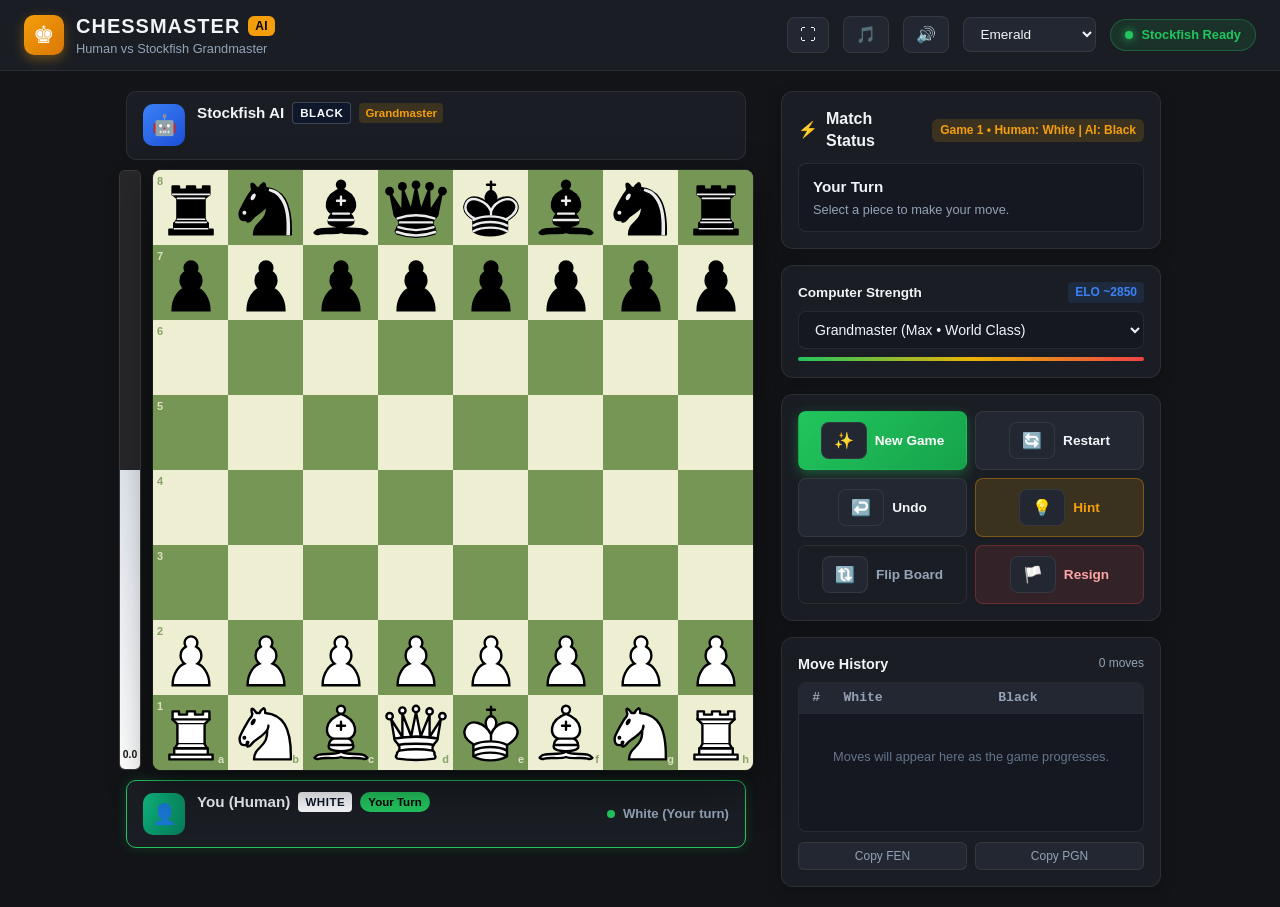
<file: Games/Chess/index.html>
<!DOCTYPE html>
<html lang="en">
<head>
  <meta charset="UTF-8">
  <meta name="viewport" content="width=device-width, initial-scale=1.0, maximum-scale=1.0, user-scalable=no, viewport-fit=cover">
  <meta name="mobile-web-app-capable" content="yes">
  <meta name="apple-mobile-web-app-capable" content="yes">
  <meta name="apple-mobile-web-app-status-bar-style" content="black-translucent">
  <meta name="theme-color" content="#121417">
  <title>Professional Chess Human vs Advanced AI</title>
  <!-- Favicon / Meta -->
  <link rel="icon" href="data:image/svg+xml,<svg xmlns=%22http://www.w3.org/2000/svg%22 viewBox=%220 0 100 100%22><text y=%22.9em%22 font-size=%2290%22>♞</text></svg>">
  <link rel="stylesheet" href="lib/pieces.css">
  <link rel="stylesheet" href="style.css">
</head>
<body class="theme-tournament">
  <div class="app-layout">
    <!-- Top Navigation Bar -->
    <header class="app-header">
      <div class="header-brand">
        <div class="brand-icon">
          <span class="icon-crown">♚</span>
        </div>
        <div class="brand-text">
          <h1>CHESSMASTER <span class="badge-ai">AI</span></h1>
          <p class="subtitle">Human vs Stockfish Grandmaster</p>
        </div>
      </div>

      <div class="header-actions">
        <!-- Fullscreen Toggle -->
        <button id="btn-fullscreen" class="btn-icon" title="Toggle Fullscreen" aria-label="Toggle Fullscreen">
          <span class="icon-fullscreen">⛶</span>
        </button>

        <!-- Background Music Toggle -->
        <button id="btn-music-toggle" class="btn-icon music-btn" title="Toggle Background Music (Mute/Play)" aria-label="Toggle Background Music">
          <span class="icon-music">🎵</span>
          <span class="music-wave" id="music-wave-anim" style="display: none;">
            <span></span><span></span><span></span>
          </span>
        </button>

        <!-- Sound Toggle -->
        <button id="btn-sound-toggle" class="btn-icon" title="Toggle Sound Effects (Mute/Unmute)" aria-label="Toggle Sound Effects">
          <span class="icon-sound">🔊</span>
        </button>

        <!-- Theme Selector -->
        <div class="theme-picker" title="Board Theme">
          <select id="select-theme" aria-label="Board Theme">
            <option value="theme-tournament">Emerald</option>
            <option value="theme-wood">Classic Wood</option>
            <option value="theme-midnight">Midnight Slate</option>
            <option value="theme-classic">Black & White</option>
          </select>
        </div>

        <!-- Engine Status Badge -->
        <div id="engine-status-pill" class="status-pill status-ready">
          <span class="status-dot"></span>
          <span id="engine-status-text">Stockfish Ready</span>
        </div>
      </div>
    </header>

    <!-- Main Game Area -->
    <main class="game-container">
      <!-- Left: Chessboard Stage -->
      <section class="board-stage">
        <!-- Opponent (Computer) Player Card -->
        <div class="player-card player-top" id="top-player-card">
          <div class="player-meta">
            <div class="player-avatar ai-avatar">
              <span class="avatar-icon">🤖</span>
            </div>
            <div class="player-details">
              <div class="player-name-row">
                <span class="player-name" id="top-player-name">Stockfish Engine</span>
                <span class="color-badge" id="top-player-color-badge">Black</span>
                <span class="difficulty-tag" id="top-player-diff-tag">Grandmaster</span>
              </div>
              <!-- Captured Pieces by Top Player -->
              <div class="captured-row" id="top-captured-row">
                <div class="captured-list" id="top-captured-list"></div>
                <span class="material-lead" id="top-material-lead"></span>
              </div>
            </div>
          </div>
          <!-- Thinking Indicator -->
          <div class="thinking-badge" id="ai-thinking-indicator" style="display: none;">
            <div class="thinking-dots">
              <span></span><span></span><span></span>
            </div>
            <span class="thinking-label" id="ai-thinking-label">Thinking...</span>
          </div>
        </div>

        <!-- Chessboard Wrapper with Evaluation Bar -->
        <div class="board-eval-wrapper">
          <!-- Evaluation Bar -->
          <div class="eval-bar-container" title="Position Evaluation">
            <div class="eval-bar-track">
              <div class="eval-bar-fill" id="eval-bar-fill"></div>
            </div>
            <span class="eval-score-text" id="eval-score-text">0.0</span>
          </div>

          <!-- The 8x8 Chessboard -->
          <div class="board-frame" id="board-frame">
            <div class="chessboard" id="chessboard">
              <!-- 64 Squares injected by JavaScript -->
            </div>

            <!-- Hint Arrow SVG Overlay -->
            <svg class="board-overlay-svg" id="board-svg" viewBox="0 0 800 800">
              <defs>
                <marker id="arrowhead-hint" markerWidth="6" markerHeight="6" refX="4" refY="3" orient="auto">
                  <polygon points="0 0, 6 3, 0 6" fill="#f59e0b" />
                </marker>
              </defs>
              <g id="svg-arrows"></g>
            </svg>

            <!-- Promotion Modal Overlay (Directly over the board) -->
            <div class="promotion-overlay" id="promotion-overlay" style="display: none;">
              <div class="promotion-dialog">
                <h3>Choose Promotion Piece</h3>
                <div class="promotion-choices" id="promotion-choices">
                  <button class="promo-choice-btn" data-promo="q" title="Queen">
                    <div class="promo-piece" id="promo-q"></div>
                    <span>Queen</span>
                  </button>
                  <button class="promo-choice-btn" data-promo="r" title="Rook">
                    <div class="promo-piece" id="promo-r"></div>
                    <span>Rook</span>
                  </button>
                  <button class="promo-choice-btn" data-promo="b" title="Bishop">
                    <div class="promo-piece" id="promo-b"></div>
                    <span>Bishop</span>
                  </button>
                  <button class="promo-choice-btn" data-promo="n" title="Knight">
                    <div class="promo-piece" id="promo-n"></div>
                    <span>Knight</span>
                  </button>
                </div>
                <button class="btn-cancel-promo" id="btn-cancel-promo">Cancel Move</button>
              </div>
            </div>
          </div>
        </div>

        <!-- Human Player Card -->
        <div class="player-card player-bottom" id="bottom-player-card">
          <div class="player-meta">
            <div class="player-avatar human-avatar">
              <span class="avatar-icon">👤</span>
            </div>
            <div class="player-details">
              <div class="player-name-row">
                <span class="player-name" id="bottom-player-name">You (Human)</span>
                <span class="color-badge" id="bottom-player-color-badge">White</span>
                <span class="turn-pill" id="human-turn-pill">Your Turn</span>
              </div>
              <!-- Captured Pieces by Bottom Player -->
              <div class="captured-row" id="bottom-captured-row">
                <div class="captured-list" id="bottom-captured-list"></div>
                <span class="material-lead" id="bottom-material-lead"></span>
              </div>
            </div>
          </div>
          <!-- Game Status Pill -->
          <div class="game-turn-banner" id="game-turn-banner">
            <span class="turn-indicator-dot"></span>
            <span id="turn-banner-text">White to move</span>
          </div>
        </div>
      </section>

      <!-- Right: Game Controls & Info Panel -->
      <aside class="game-sidebar">
        <!-- Status & Notification Card -->
        <div class="sidebar-card status-card">
          <div class="status-card-header">
            <span class="card-icon">⚡</span>
            <h2>Match Status</h2>
            <span class="color-alternation-notice" id="color-cycle-notice">Game 1 • Human White</span>
          </div>
          <div class="status-message-box" id="status-message-box">
            <p class="status-primary-text" id="status-primary-text">Game in progress</p>
            <p class="status-secondary-text" id="status-secondary-text">Make your move or request a hint.</p>
          </div>
          <!-- Hint display box -->
          <div class="hint-box" id="hint-box" style="display: none;">
            <div class="hint-header">
              <span class="hint-icon">💡</span>
              <strong>Stockfish Analysis:</strong>
            </div>
            <div class="hint-content" id="hint-content">
              Evaluating best move...
            </div>
          </div>
        </div>

        <!-- AI Difficulty Selector -->
        <div class="sidebar-card difficulty-card">
          <div class="card-title-row">
            <label for="select-difficulty" class="card-label">Computer Strength</label>
            <span class="diff-rating-badge" id="diff-rating-badge">ELO ~2850</span>
          </div>
          <select id="select-difficulty" class="styled-select">
            <option value="easy">Easy (Skill 2 • Beginner)</option>
            <option value="medium">Medium (Skill 7 • Intermediate)</option>
            <option value="hard">Hard (Skill 13 • Advanced)</option>
            <option value="expert">Expert (Skill 17 • Master)</option>
            <option value="grandmaster" selected>Grandmaster (Max • World Class)</option>
          </select>
          <div class="diff-meter">
            <div class="diff-meter-fill" id="diff-meter-fill" style="width: 100%;"></div>
          </div>
        </div>

        <!-- Action Control Buttons -->
        <div class="sidebar-card actions-card">
          <div class="actions-grid">
            <button id="btn-new-game" class="btn btn-primary" title="Start fresh game and alternate color (N)">
              <span class="btn-icon">✨</span>
              <span class="btn-text">New Game</span>
            </button>
            <button id="btn-restart" class="btn btn-secondary" title="Reset and alternate color (R)">
              <span class="btn-icon">🔄</span>
              <span class="btn-text">Restart</span>
            </button>
            <button id="btn-undo" class="btn btn-secondary" title="Take back last move (Z)">
              <span class="btn-icon">↩️</span>
              <span class="btn-text">Undo</span>
            </button>
            <button id="btn-hint" class="btn btn-accent" title="Get Stockfish move recommendation (H)">
              <span class="btn-icon">💡</span>
              <span class="btn-text">Hint</span>
            </button>
            <button id="btn-flip" class="btn btn-ghost" title="Manually flip the board orientation (F)">
              <span class="btn-icon">🔃</span>
              <span class="btn-text">Flip Board</span>
            </button>
            <button id="btn-resign" class="btn btn-danger" title="Resign current game">
              <span class="btn-icon">🏳️</span>
              <span class="btn-text">Resign</span>
            </button>
          </div>
        </div>

        <!-- Move History Table -->
        <div class="sidebar-card moves-card">
          <div class="moves-header">
            <h3>Move History</h3>
            <span class="move-counter" id="move-counter">0 moves</span>
          </div>
          <div class="moves-table-container" id="moves-container">
            <table class="moves-table" id="moves-table">
              <thead>
                <tr>
                  <th class="th-num">#</th>
                  <th class="th-white">White</th>
                  <th class="th-black">Black</th>
                </tr>
              </thead>
              <tbody id="moves-tbody">
                <!-- Move rows added here dynamically -->
              </tbody>
            </table>
            <div class="empty-moves-msg" id="empty-moves-msg">
              Moves will appear here as the game progresses.
            </div>
          </div>
          <!-- PGN / FEN Utility Buttons -->
          <div class="pgn-tools">
            <button id="btn-copy-fen" class="btn-tool" title="Copy FEN to clipboard">Copy FEN</button>
            <button id="btn-copy-pgn" class="btn-tool" title="Copy PGN to clipboard">Copy PGN</button>
          </div>
        </div>
      </aside>
    </main>

    <!-- Game Over Modal -->
    <div class="modal-backdrop" id="game-over-modal" style="display: none;">
      <div class="modal-card modal-game-over">
        <div class="modal-trophy-icon" id="modal-result-icon">🏆</div>
        <h2 id="modal-result-title">Victory!</h2>
        <p class="modal-result-subtitle" id="modal-result-subtitle">You defeated Stockfish AI by checkmate.</p>
        
        <div class="modal-stats-box">
          <div class="modal-stat">
            <span class="stat-label">Total Moves</span>
            <span class="stat-value" id="modal-stat-moves">34</span>
          </div>
          <div class="modal-stat">
            <span class="stat-label">Difficulty</span>
            <span class="stat-value" id="modal-stat-diff">Grandmaster</span>
          </div>
          <div class="modal-stat">
            <span class="stat-label">Next Color</span>
            <span class="stat-value highlight" id="modal-stat-next-color">Black</span>
          </div>
        </div>

        <div class="modal-actions">
          <button id="modal-btn-play-next" class="btn btn-primary btn-large">
            <span>Play Next Game (Switch Colors)</span>
          </button>
          <button id="modal-btn-close" class="btn btn-ghost">
            <span>Review Board</span>
          </button>
        </div>
      </div>
    </div>

    <!-- Confirm Modal (Resign or New Game) -->
    <div class="modal-backdrop" id="confirm-modal" style="display: none;">
      <div class="modal-card modal-confirm">
        <h3 id="confirm-modal-title">Confirm Action</h3>
        <p id="confirm-modal-message">A game is currently in progress. Are you sure you want to proceed?</p>
        <div class="modal-actions">
          <button id="confirm-btn-yes" class="btn btn-danger">Confirm</button>
          <button id="confirm-btn-no" class="btn btn-secondary">Cancel</button>
        </div>
      </div>
    </div>

    <!-- Toast Notification Banner -->
    <div class="toast-container" id="toast-container"></div>
  </div>

  <!-- Scripts -->
  <script src="lib/chess.js"></script>
  <script src="script.js"></script>
</body>
</html>
</file>
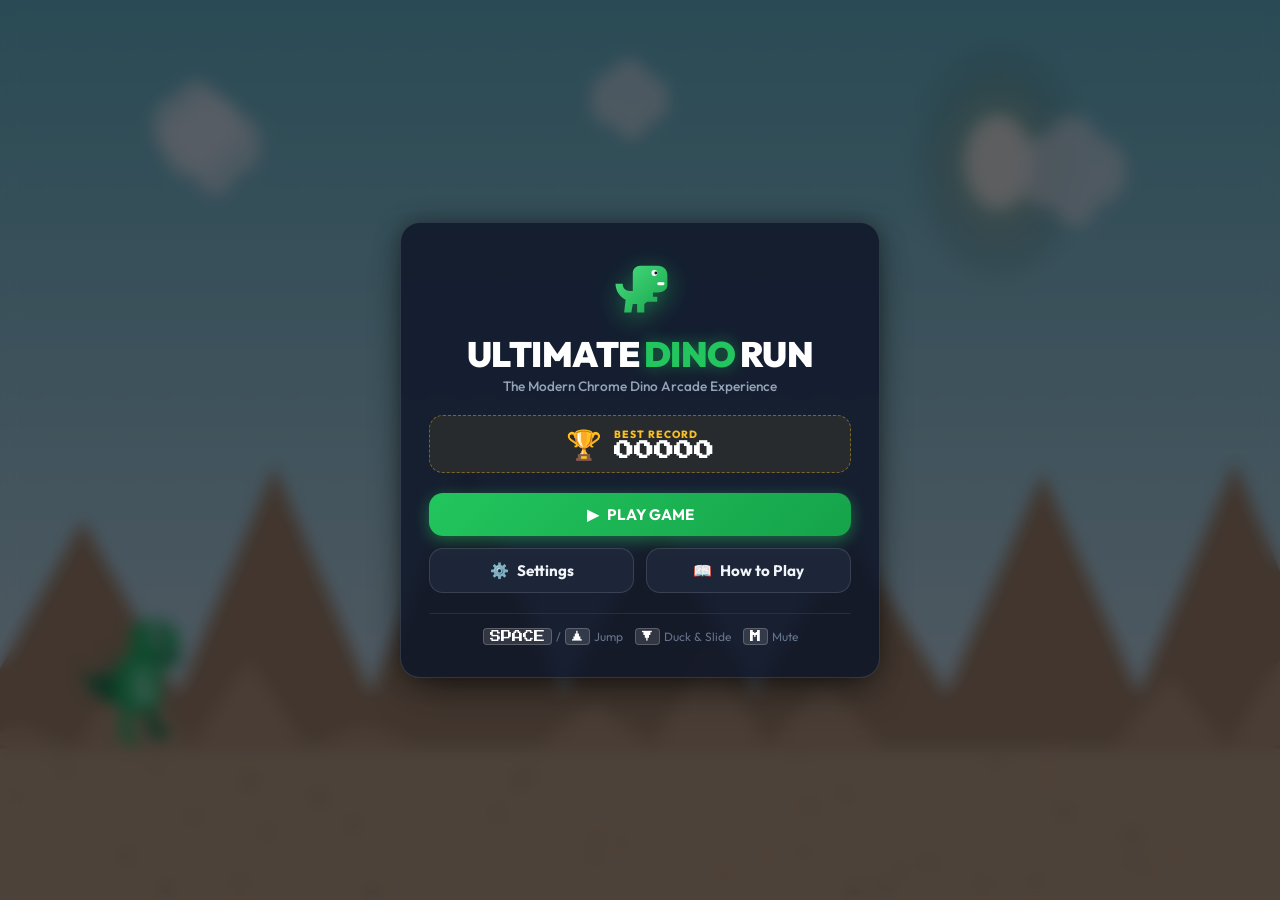
<file: Games/DinoRun/index.html>
<!DOCTYPE html>
<html lang="en">
<head>
  <meta charset="UTF-8">
  <meta name="viewport" content="width=device-width, initial-scale=1.0, maximum-scale=1.0, user-scalable=no">
  <meta name="description" content="Ultimate Dino Run - Modern, responsive, multi-level endless runner arcade browser game.">
  <title>Ultimate Dino Run Advanced Browser Game</title>
  
  <!-- Google Fonts for Arcade & Modern UI -->
  <link rel="preconnect" href="https://fonts.googleapis.com">
  <link rel="preconnect" href="https://fonts.gstatic.com" crossorigin>
  <link href="https://fonts.googleapis.com/css2?family=Outfit:wght@400;600;700;800;900&family=Press+Start+2P&family=Chakra+Petch:wght@500;700&display=swap" rel="stylesheet">
  
  <link rel="stylesheet" href="style.css">
</head>
<body>
  <div id="game-app">
    <!-- Main Game Frame -->
    <div id="game-container">
      
      <!-- Screen Shake & Canvas Wrapper -->
      <div id="canvas-wrapper">
        <canvas id="game-canvas"></canvas>

        <!-- In-Game HUD Overlay (Visible during PLAYING & COUNTDOWN) -->
        <div id="hud" class="overlay-hud hidden">
          <div class="hud-left">
            <div id="level-badge" class="hud-pill">
              <span id="level-icon">🏜️</span>
              <span id="level-name">Desert</span>
              <span id="level-num">LVL 1</span>
            </div>
            <div id="speed-meter" class="hud-pill" title="Current Speed Multiplier">
              <span class="speed-icon">⚡</span>
              <span id="speed-value">1.0x</span>
            </div>
          </div>

          <div class="hud-right">
            <div class="score-display">
              <div class="hi-score-box">
                <span class="score-lbl">HI</span>
                <span id="hi-score-hud">00000</span>
              </div>
              <div class="curr-score-box">
                <span id="current-score-hud">00000</span>
              </div>
            </div>
            
            <div class="hud-controls">
              <button id="btn-audio-toggle" class="icon-btn" title="Toggle Sound (M)" aria-label="Toggle Sound">
                <svg id="icon-sound-on" class="svg-icon" viewBox="0 0 24 24">
                  <path fill="currentColor" d="M3 9v6h4l5 5V4L7 9H3zm13.5 3c0-1.77-1.02-3.29-2.5-4.03v8.05c1.48-.73 2.5-2.25 2.5-4.02zM14 3.23v2.06c2.89.86 5 3.54 5 6.71s-2.11 5.85-5 6.71v2.06c4.01-.91 7-4.49 7-8.77s-2.99-7.86-7-8.77z"/>
                </svg>
                <svg id="icon-sound-off" class="svg-icon hidden" viewBox="0 0 24 24">
                  <path fill="currentColor" d="M16.5 12c0-1.77-1.02-3.29-2.5-4.03v2.21l2.45 2.45c.03-.2.05-.41.05-.63zm2.5 0c0 .94-.2 1.82-.54 2.64l1.51 1.51C20.63 14.91 21 13.5 21 12c0-4.28-2.99-7.86-7-8.77v2.06c2.89.86 5 3.54 5 6.71zM4.27 3L3 4.27 7.73 9H3v6h4l5 5v-6.73l4.25 4.25c-.67.52-1.42.93-2.25 1.18v2.06c1.38-.31 2.63-.95 3.69-1.81L19.73 21 21 19.73l-9-9L4.27 3zM12 4L9.91 6.09 12 8.18V4z"/>
                </svg>
              </button>

              <button id="btn-pause" class="icon-btn" title="Pause Game (P / Esc)" aria-label="Pause Game">
                <svg class="svg-icon" viewBox="0 0 24 24">
                  <path fill="currentColor" d="M6 19h4V5H6v14zm8-14v14h4V5h-4z"/>
                </svg>
              </button>

              <button id="btn-fullscreen" class="icon-btn" title="Toggle Fullscreen" aria-label="Toggle Fullscreen">
                <svg id="icon-fs-enter" class="svg-icon" viewBox="0 0 24 24">
                  <path fill="currentColor" d="M7 14H5v5h5v-2H7v-3zm-2-4h2V7h3V5H5v5zm12 7h-3v2h5v-5h-2v3zM14 5v2h3v3h2V5h-5z"/>
                </svg>
                <svg id="icon-fs-exit" class="svg-icon hidden" viewBox="0 0 24 24">
                  <path fill="currentColor" d="M5 16h3v3h2v-5H5v2zm3-8H5v2h5V5H8v3zm6 11h2v-3h3v-2h-5v5zm2-11V5h-2v5h5V8h-3z"/>
                </svg>
              </button>
            </div>
          </div>
        </div>

        <!-- Level Transition & Milestone Toast -->
        <div id="milestone-banner" class="milestone-toast hidden">
          <div class="milestone-content">
            <span id="milestone-icon">🎉</span>
            <div class="milestone-text">
              <h3 id="milestone-title">LEVEL UP!</h3>
              <p id="milestone-desc">Entering Sunset Environment</p>
            </div>
          </div>
        </div>

        <!-- Floating Points Container -->
        <div id="floating-bonuses-layer"></div>

        <!-- Countdown Overlay -->
        <div id="countdown-overlay" class="game-overlay hidden">
          <div id="countdown-text" class="countdown-pulse">3</div>
        </div>

        <!-- Mobile Touch Controls Overlay -->
        <div id="mobile-controls" class="mobile-controls-layer">
          <button id="btn-touch-duck" class="touch-btn touch-btn-duck" aria-label="Duck">
            <span class="touch-icon">▼</span>
            <span class="touch-label">DUCK</span>
          </button>
          <button id="btn-touch-jump" class="touch-btn touch-btn-jump" aria-label="Jump">
            <span class="touch-icon">▲</span>
            <span class="touch-label">JUMP</span>
          </button>
        </div>

        <!-- Mobile Landscape Orientation Prompt Overlay (Mobile Only) -->
        <div id="screen-rotate-device" class="rotate-device-overlay hidden">
          <div class="rotate-card glass-panel">
            <div class="phone-rotate-anim">
              <svg class="phone-svg" viewBox="0 0 100 100">
                <rect x="28" y="14" width="44" height="72" rx="8" fill="none" stroke="#22c55e" stroke-width="3.5"/>
                <line x1="42" y1="22" x2="58" y2="22" stroke="#22c55e" stroke-width="2.5" stroke-linecap="round"/>
                <circle cx="50" cy="76" r="3.5" fill="#22c55e"/>
              </svg>
              <div class="rotate-arrow-badge">🔄</div>
            </div>
            <h2>PLEASE ROTATE DEVICE</h2>
            <p>Ultimate Dino Run is optimized for <strong>Landscape Mode</strong> on mobile phones.</p>
            <button id="btn-dismiss-rotate" class="btn btn-secondary btn-sm">Play in Portrait</button>
          </div>
        </div>

        <!-- Screen 1: MAIN MENU -->
        <div id="screen-main-menu" class="game-overlay">
          <div class="menu-card glass-panel">
            <div class="title-container">
              <div class="dino-mascot-badge">
                <svg viewBox="0 0 100 100" class="mascot-svg">
                  <!-- Vector cute Dino Head & Body -->
                  <defs>
                    <linearGradient id="dinoGrad" x1="0%" y1="0%" x2="100%" y2="100%">
                      <stop offset="0%" stop-color="#4ade80"/>
                      <stop offset="100%" stop-color="#16a34a"/>
                    </linearGradient>
                  </defs>
                  <path d="M 50 15 L 75 15 C 82 15, 88 20, 88 28 L 88 42 C 88 48, 82 52, 75 52 L 68 52 L 68 58 L 74 58 L 74 65 L 60 65 L 56 68 L 56 80 L 46 80 L 46 68 L 40 68 L 38 80 L 28 80 L 30 62 C 22 58, 16 50, 16 40 L 26 40 C 26 46, 30 50, 36 50 L 40 50 L 40 25 C 40 19, 45 15, 50 15 Z" fill="url(#dinoGrad)"/>
                  <circle cx="70" cy="25" r="4" fill="#ffffff"/>
                  <circle cx="72" cy="25" r="2" fill="#0f172a"/>
                  <rect x="74" y="38" width="10" height="4" rx="2" fill="#ffffff"/>
                </svg>
              </div>
              <h1 class="main-title">ULTIMATE<span class="accent-text">DINO</span>RUN</h1>
              <p class="tagline">The Modern Chrome Dino Arcade Experience</p>
            </div>

            <!-- Best Score Preview Card -->
            <div class="high-score-card">
              <span class="trophy-icon">🏆</span>
              <div class="trophy-info">
                <span class="trophy-label">BEST RECORD</span>
                <span id="menu-hi-score" class="trophy-score">00000</span>
              </div>
            </div>

            <!-- Menu Action Buttons -->
            <div class="menu-actions">
              <button id="btn-play-game" class="btn btn-primary pulse-btn">
                <span class="btn-icon">▶</span> PLAY GAME
              </button>
              <div class="menu-sub-row">
                <button id="btn-open-settings" class="btn btn-secondary">
                  <span class="btn-icon">⚙️</span> Settings
                </button>
                <button id="btn-open-instructions" class="btn btn-secondary">
                  <span class="btn-icon">📖</span> How to Play
                </button>
              </div>
            </div>

            <!-- Quick Control Guide Footer -->
            <div class="menu-footer">
              <div class="key-hint"><span class="kbd">SPACE</span> / <span class="kbd">▲</span> Jump</div>
              <div class="key-hint"><span class="kbd">▼</span> Duck & Slide</div>
              <div class="key-hint"><span class="kbd">M</span> Mute</div>
            </div>
          </div>
        </div>

        <!-- Screen 2: PAUSE MENU -->
        <div id="screen-pause" class="game-overlay hidden">
          <div class="pause-card glass-panel">
            <div class="modal-header">
              <h2>GAME PAUSED</h2>
              <p>Take a breath, Dino!</p>
            </div>

            <div class="pause-stats">
              <div class="stat-item">
                <span class="stat-label">CURRENT SCORE</span>
                <span id="pause-score-val" class="stat-value">00000</span>
              </div>
              <div class="stat-item">
                <span class="stat-label">CURRENT LEVEL</span>
                <span id="pause-level-val" class="stat-value">Desert</span>
              </div>
            </div>

            <div class="pause-actions">
              <button id="btn-resume" class="btn btn-primary">
                <span class="btn-icon">▶</span> RESUME
              </button>
              <button id="btn-restart-paused" class="btn btn-secondary">
                <span class="btn-icon">🔄</span> RESTART
              </button>
              <button id="btn-settings-paused" class="btn btn-secondary">
                <span class="btn-icon">⚙️</span> SETTINGS
              </button>
              <button id="btn-quit-to-menu" class="btn btn-outline">
                <span class="btn-icon">🏠</span> MAIN MENU
              </button>
            </div>
          </div>
        </div>

        <!-- Screen 3: GAME OVER -->
        <div id="screen-game-over" class="game-overlay hidden">
          <div class="game-over-card glass-panel">
            <div class="game-over-header">
              <div id="new-high-score-badge" class="badge-new-record hidden">
                ✨ NEW HIGH SCORE! ✨
              </div>
              <h2 class="game-over-title">GAME OVER</h2>
            </div>

            <div class="game-over-results">
              <div class="result-highlight">
                <span class="result-lbl">FINAL SCORE</span>
                <span id="go-final-score" class="result-big-score">00000</span>
              </div>

              <div class="results-grid">
                <div class="grid-stat">
                  <span class="g-lbl">BEST SCORE</span>
                  <span id="go-best-score" class="g-val">00000</span>
                </div>
                <div class="grid-stat">
                  <span class="g-lbl">LEVEL REACHED</span>
                  <span id="go-level-reached" class="g-val">Level 1</span>
                </div>
                <div class="grid-stat">
                  <span class="g-lbl">OBSTACLES DODGED</span>
                  <span id="go-obstacles-cleared" class="g-val">0</span>
                </div>
                <div class="grid-stat">
                  <span class="g-lbl">BONUS POINTS</span>
                  <span id="go-bonus-points" class="g-val">+0</span>
                </div>
              </div>
            </div>

            <div class="game-over-actions">
              <button id="btn-retry" class="btn btn-primary pulse-btn">
                <span class="btn-icon">🔄</span> PLAY AGAIN <span class="key-shortcut">(Space)</span>
              </button>
              <button id="btn-go-menu" class="btn btn-secondary">
                <span class="btn-icon">🏠</span> MAIN MENU
              </button>
            </div>
          </div>
        </div>

        <!-- Modal: SETTINGS -->
        <div id="modal-settings" class="game-overlay hidden">
          <div class="settings-card glass-panel">
            <div class="modal-top">
              <h3>SETTINGS</h3>
              <button id="btn-close-settings" class="btn-close" aria-label="Close Settings">✕</button>
            </div>

            <div class="settings-body">
              <!-- Audio Section -->
              <div class="setting-group">
                <h4>AUDIO</h4>
                
                <div class="setting-row">
                  <div class="setting-info">
                    <span class="setting-title">Background Music</span>
                    <span class="setting-desc">Adaptive dynamic music per level</span>
                  </div>
                  <label class="toggle-switch">
                    <input type="checkbox" id="chk-music" checked>
                    <span class="slider"></span>
                  </label>
                </div>

                <div class="setting-row slider-row">
                  <span class="setting-title">Music Volume</span>
                  <div class="range-wrap">
                    <input type="range" id="rng-music-vol" min="0" max="100" value="60">
                    <span id="val-music-vol" class="range-num">60%</span>
                  </div>
                </div>

                <div class="setting-row">
                  <div class="setting-info">
                    <span class="setting-title">Sound Effects (SFX)</span>
                    <span class="setting-desc">Jumping, sliding, impacts, notifications</span>
                  </div>
                  <label class="toggle-switch">
                    <input type="checkbox" id="chk-sfx" checked>
                    <span class="slider"></span>
                  </label>
                </div>

                <div class="setting-row slider-row">
                  <span class="setting-title">SFX Volume</span>
                  <div class="range-wrap">
                    <input type="range" id="rng-sfx-vol" min="0" max="100" value="80">
                    <span id="val-sfx-vol" class="range-num">80%</span>
                  </div>
                </div>
              </div>

              <!-- Gameplay / Visuals Section -->
              <div class="setting-group">
                <h4>GAMEPLAY & VISUALS</h4>

                <div class="setting-row">
                  <div class="setting-info">
                    <span class="setting-title">Difficulty Preset</span>
                    <span class="setting-desc">Adjust starting speed and ramp-up rate</span>
                  </div>
                  <select id="sel-difficulty" class="select-input">
                    <option value="casual">Casual (Relaxed)</option>
                    <option value="standard" selected>Standard (Balanced)</option>
                    <option value="hardcore">Hardcore (Fast & Fierce)</option>
                  </select>
                </div>

                <div class="setting-row">
                  <div class="setting-info">
                    <span class="setting-title">Screen Shake</span>
                    <span class="setting-desc">Impact shake on collision</span>
                  </div>
                  <label class="toggle-switch">
                    <input type="checkbox" id="chk-shake" checked>
                    <span class="slider"></span>
                  </label>
                </div>

                <div class="setting-row">
                  <div class="setting-info">
                    <span class="setting-title">Particles & Dust</span>
                    <span class="setting-desc">Puffs, sparkles and confetti</span>
                  </div>
                  <label class="toggle-switch">
                    <input type="checkbox" id="chk-particles" checked>
                    <span class="slider"></span>
                  </label>
                </div>
              </div>

              <!-- Data Management -->
              <div class="setting-group danger-group">
                <h4>RECORD & DATA</h4>
                <div class="setting-row">
                  <div class="setting-info">
                    <span class="setting-title">Reset High Score</span>
                    <span class="setting-desc">Permanently erase saved high score</span>
                  </div>
                  <button id="btn-reset-high-score" class="btn btn-danger">Reset Record</button>
                </div>
              </div>
            </div>

            <div class="modal-footer">
              <button id="btn-save-settings" class="btn btn-primary">Done</button>
            </div>
          </div>
        </div>

        <!-- Modal: HOW TO PLAY -->
        <div id="modal-instructions" class="game-overlay hidden">
          <div class="instructions-card glass-panel">
            <div class="modal-top">
              <h3>HOW TO PLAY</h3>
              <button id="btn-close-instructions" class="btn-close" aria-label="Close Instructions">✕</button>
            </div>

            <div class="instructions-body">
              <div class="guide-section">
                <h4>🎮 CONTROLS</h4>
                <div class="controls-grid">
                  <div class="ctrl-card">
                    <div class="ctrl-keys"><span class="kbd">SPACE</span> / <span class="kbd">▲</span> / <span class="kbd">W</span></div>
                    <div class="ctrl-action">Jump</div>
                    <div class="ctrl-tip">Tap lightly for low jump, hold for higher jump!</div>
                  </div>
                  <div class="ctrl-card">
                    <div class="ctrl-keys"><span class="kbd">▼</span> / <span class="kbd">S</span></div>
                    <div class="ctrl-action">Duck & Slide</div>
                    <div class="ctrl-tip">Duck under mid & high pterodactyls and lasers!</div>
                  </div>
                  <div class="ctrl-card">
                    <div class="ctrl-keys"><span class="kbd">▼</span> In Mid-Air</div>
                    <div class="ctrl-action">Fast Drop</div>
                    <div class="ctrl-tip">Hurtle back to the ground quickly to dodge tricky sequences!</div>
                  </div>
                  <div class="ctrl-card">
                    <div class="ctrl-keys">📱 Touch / Click</div>
                    <div class="ctrl-action">Mobile Controls</div>
                    <div class="ctrl-tip">Use on-screen buttons or tap to jump and swipe down to duck.</div>
                  </div>
                </div>
              </div>

              <div class="guide-section">
                <h4>🌵 OBSTACLES & SCORING</h4>
                <ul class="guide-list">
                  <li><strong>Cacti:</strong> Small, large, and clustered. Leap over them cleanly!</li>
                  <li><strong>Flying Pterodactyls (Birds):</strong> Appear at 3 distinct heights:
                    <br>• <em>Low Birds:</em> Jump over them!
                    <br>• <em>Mid Birds:</em> Duck and slide underneath!
                    <br>• <em>High Birds:</em> Fly harmlessly overhead!
                  </li>
                  <li><strong>Cyber Drones & Laser Obstacles:</strong> Watch for glowing hazards in advanced levels!</li>
                  <li><strong>Close Call Bonus:</strong> Clear an obstacle right at the skin of your scales to score an instant <strong>+100 Bonus Points</strong>!</li>
                </ul>
              </div>

              <div class="guide-section">
                <h4>🌍 PROGRESSIVE ENVIRONMENTS</h4>
                <div class="env-badges">
                  <span class="env-pill">🏜️ Desert (0-500)</span>
                  <span class="env-pill">🌆 Sunset (500-1200)</span>
                  <span class="env-pill">🌙 Night (1200-2200)</span>
                  <span class="env-pill">🌴 Jungle (2200-3500)</span>
                  <span class="env-pill">⚡ Cyber World (3500-5000)</span>
                  <span class="env-pill">🔥 Extreme (5000+)</span>
                </div>
              </div>
            </div>

            <div class="modal-footer">
              <button id="btn-instructions-gotit" class="btn btn-primary">LET'S RUN!</button>
            </div>
          </div>
        </div>

      </div> <!-- end #canvas-wrapper -->

    </div> <!-- end #game-container -->
  </div> <!-- end #game-app -->

  <script src="script.js"></script>
</body>
</html>
</file>
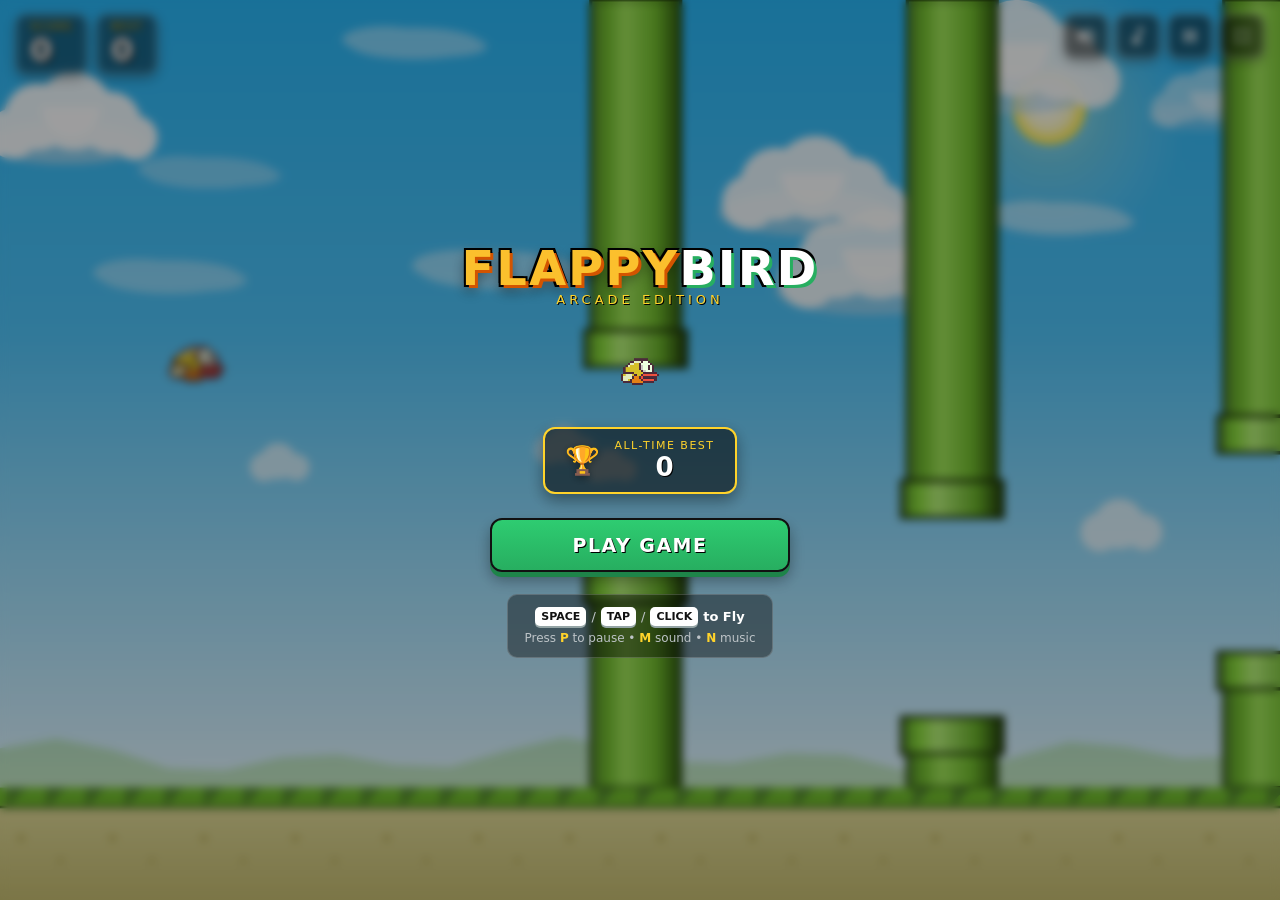
<file: Games/FlappyBird/index.html>
<!DOCTYPE html>
<html lang="en">
<head>
  <meta charset="UTF-8">
  <meta name="viewport" content="width=device-width, initial-scale=1.0, maximum-scale=1.0, user-scalable=no, viewport-fit=cover">
  <meta name="theme-color" content="#4ec0ca">
  
  <!-- Apple Mobile Web App Meta -->
  <meta name="apple-mobile-web-app-capable" content="yes">
  <meta name="apple-mobile-web-app-status-bar-style" content="black-translucent">
  <meta name="apple-mobile-web-app-title" content="Flappy Bird">
  <meta name="mobile-web-app-capable" content="yes">
  <meta name="format-detection" content="telephone=no">

  <meta name="description" content="A polished, fully playable Flappy Bird arcade game built with vanilla HTML5 Canvas, CSS3, and JavaScript. Responsive on mobile and desktop.">
  <title>Flappy Bird - Retro Arcade Game</title>
  
  <!-- Preload Custom Bird Sprite -->
  <link rel="preload" as="image" href="Images/bird.png">
  
  <link rel="stylesheet" href="style.css">
</head>
<body>
  <!-- Main Game Outer Wrapper -->
  <main id="game-wrapper" class="game-wrapper">
    <div id="game-container" class="game-container">
      
      <!-- HTML5 Canvas for high-performance 60FPS rendering (Retina & Adaptive DPR) -->
      <canvas id="game-canvas" width="400" height="640" aria-label="Flappy Bird Game Canvas"></canvas>

      <!-- Heads-Up Display (HUD) during gameplay -->
      <header id="hud" class="hud" aria-label="Game HUD">
        <div class="hud-left">
          <div class="hud-score-display">
            <span class="hud-label">SCORE</span>
            <span id="current-score" class="hud-value">0</span>
          </div>
          <div class="hud-best-display">
            <span class="hud-label">BEST</span>
            <span id="hud-best-score" class="hud-value">0</span>
          </div>
        </div>

        <div class="hud-controls">
          <button id="sound-btn" class="icon-btn" title="Toggle Sound (M)" aria-label="Toggle Sound">
            <svg id="sound-on-icon" class="icon" viewBox="0 0 24 24">
              <path d="M3 9v6h4l5 5V4L7 9H3zm13.5 3c0-1.77-1.02-3.29-2.5-4.03v8.05c1.48-.73 2.5-2.25 2.5-4.02zM14 3.23v2.06c2.89.86 5 3.54 5 6.71s-2.11 5.85-5 6.71v2.06c4.01-.91 7-4.49 7-8.77s-2.99-7.86-7-8.77z"/>
            </svg>
            <svg id="sound-off-icon" class="icon hidden" viewBox="0 0 24 24">
              <path d="M16.5 12c0-1.77-1.02-3.29-2.5-4.03v2.21l2.45 2.45c.03-.2.05-.41.05-.63zm2.5 0c0 .94-.2 1.82-.54 2.64l1.51 1.51C20.63 14.91 21 13.5 21 12c0-4.28-2.99-7.86-7-8.77v2.06c2.89.86 5 3.54 5 6.71zM4.27 3L3 4.27l4.73 4.73H3v6h4l5 5v-6.73l4.25 4.25c-.67.52-1.42.93-2.25 1.18v2.06c1.38-.31 2.63-.95 3.69-1.81L19.73 21 21 19.73l-9-9L4.27 3zM12 4L9.91 6.09 12 8.18V4z"/>
            </svg>
          </button>
          
          <button id="music-btn" class="icon-btn" title="Toggle Music" aria-label="Toggle Background Music">
            <svg id="music-on-icon" class="icon" viewBox="0 0 24 24">
              <path d="M12 3v10.55c-.59-.34-1.27-.55-2-.55-2.21 0-4 1.79-4 4s1.79 4 4 4 4-1.79 4-4V7h4V3h-6z"/>
            </svg>
            <svg id="music-off-icon" class="icon hidden" viewBox="0 0 24 24">
              <path d="M4.27 3L3 4.27l4.73 4.73H3v6h4l5 5v-6.73l4.25 4.25c-.67.52-1.42.93-2.25 1.18v2.06c1.38-.31 2.63-.95 3.69-1.81L19.73 21 21 19.73l-9-9L4.27 3zM12 4L9.91 6.09 12 8.18V4z"/>
            </svg>
          </button>

          <button id="pause-btn" class="icon-btn" title="Pause Game (P)" aria-label="Pause Game">
            <svg class="icon" viewBox="0 0 24 24">
              <path d="M6 19h4V5H6v14zm8-14v14h4V5h-4z"/>
            </svg>
          </button>

          <button id="fullscreen-btn" class="icon-btn" title="Toggle Fullscreen" aria-label="Toggle Fullscreen">
            <svg id="fullscreen-enter-icon" class="icon" viewBox="0 0 24 24">
              <path d="M7 14H5v5h5v-2H7v-3zm-2-4h2V7h3V5H5v5zm12 7h-3v2h5v-5h-2v3zM14 5v2h3v3h2V5h-5z"/>
            </svg>
            <svg id="fullscreen-exit-icon" class="icon hidden" viewBox="0 0 24 24">
              <path d="M5 16h3v3h2v-5H5v2zm3-8H5v2h5V5H8v3zm6 11h2v-3h3v-2h-5v5zm2-11V5h-2v5h5V8h-3z"/>
            </svg>
          </button>
        </div>
      </header>

      <!-- Flash overlay for impact / game over -->
      <div id="flash-effect" class="flash-overlay"></div>

      <!-- Screen: START SCREEN -->
      <section id="start-screen" class="overlay-screen active" aria-labelledby="game-title">
        <div class="screen-content start-content">
          <div class="title-container">
            <h1 id="game-title" class="arcade-title">FLAPPY<span class="title-accent">BIRD</span></h1>
            <p class="subtitle">ARCADE EDITION</p>
          </div>

          <!-- Animated Bird Mascot Canvas -->
          <div class="mascot-wrapper">
            <canvas id="mascot-canvas" width="80" height="70" aria-hidden="true"></canvas>
          </div>

          <!-- High Score Preview Card -->
          <div class="high-score-card">
            <div class="trophy-badge">🏆</div>
            <div class="score-info">
              <span class="card-label">ALL-TIME BEST</span>
              <span id="start-high-score" class="card-value">0</span>
            </div>
          </div>

          <!-- Action Buttons -->
          <div class="button-group">
            <button id="start-btn" class="arcade-btn btn-primary">
              <span class="btn-text">PLAY GAME</span>
              <span class="btn-shine"></span>
            </button>
          </div>

          <!-- Controls Instructions -->
          <div class="instructions-panel">
            <div class="instruction-row">
              <span class="key-badge">SPACE</span>
              <span class="instruction-sep">/</span>
              <span class="key-badge">TAP</span>
              <span class="instruction-sep">/</span>
              <span class="key-badge">CLICK</span>
              <span class="instruction-action">to Fly</span>
            </div>
            <div class="instruction-sub">
              <span>Press <b>P</b> to pause &bull; <b>M</b> sound &bull; <b>N</b> music</span>
            </div>
          </div>
        </div>
      </section>

      <!-- Screen: READY / GET READY COUNTDOWN -->
      <section id="ready-screen" class="overlay-screen" aria-live="polite">
        <div class="screen-content ready-content">
          <div class="ready-banner">
            <h2 class="ready-title">GET READY!</h2>
          </div>
          <div class="tap-hint">
            <div class="finger-tap-icon">👆</div>
            <p class="tap-text">Tap or Press SPACE to Flap</p>
          </div>
        </div>
      </section>

      <!-- Screen: PAUSE OVERLAY -->
      <section id="pause-screen" class="overlay-screen" aria-labelledby="pause-title">
        <div class="screen-content pause-content">
          <h2 id="pause-title" class="arcade-title-secondary">PAUSED</h2>
          <div class="pause-card">
            <p class="pause-status">Game is currently paused</p>
            <div class="button-group vertical">
              <button id="resume-btn" class="arcade-btn btn-primary">
                <span class="btn-text">RESUME</span>
              </button>
              <button id="pause-restart-btn" class="arcade-btn btn-secondary">
                <span class="btn-text">RESTART</span>
              </button>
              <button id="pause-home-btn" class="arcade-btn btn-tertiary">
                <span class="btn-text">MAIN MENU</span>
              </button>
            </div>
          </div>
        </div>
      </section>

      <!-- Screen: GAME OVER -->
      <section id="game-over-screen" class="overlay-screen" aria-labelledby="game-over-title">
        <div class="screen-content game-over-content">
          
          <div class="game-over-banner">
            <h2 id="game-over-title" class="arcade-title-danger">GAME OVER</h2>
          </div>

          <!-- Score Card Modal -->
          <div class="score-board-card">
            <div id="new-best-badge" class="new-best-badge hidden">
              <span>★ NEW BEST! ★</span>
            </div>

            <div class="score-board-grid">
              <!-- Medal Badge based on score -->
              <div class="medal-section">
                <div class="medal-label">MEDAL</div>
                <div id="medal-display" class="medal-badge">
                  <span id="medal-icon" class="medal-icon">🥉</span>
                  <span id="medal-tier" class="medal-tier">Bronze</span>
                </div>
              </div>

              <!-- Score Numbers -->
              <div class="score-details">
                <div class="score-row">
                  <span class="score-label">SCORE</span>
                  <span id="final-score" class="score-number">0</span>
                </div>
                <div class="score-divider"></div>
                <div class="score-row">
                  <span class="score-label">BEST</span>
                  <span id="game-over-best-score" class="score-number">0</span>
                </div>
              </div>
            </div>
          </div>

          <!-- Buttons Group -->
          <div class="button-group">
            <button id="restart-btn" class="arcade-btn btn-primary">
              <span class="btn-text">PLAY AGAIN</span>
              <span class="btn-shine"></span>
            </button>
            <button id="home-btn" class="arcade-btn btn-secondary">
              <span class="btn-text">MENU</span>
            </button>
          </div>

          <div class="quick-tip">
            <span>Tip: Press <b>SPACE</b> or <b>R</b> to quickly restart</span>
          </div>
        </div>
      </section>

    </div>
  </main>

  <!-- Core JavaScript -->
  <script src="script.js"></script>
</body>
</html>
</file>
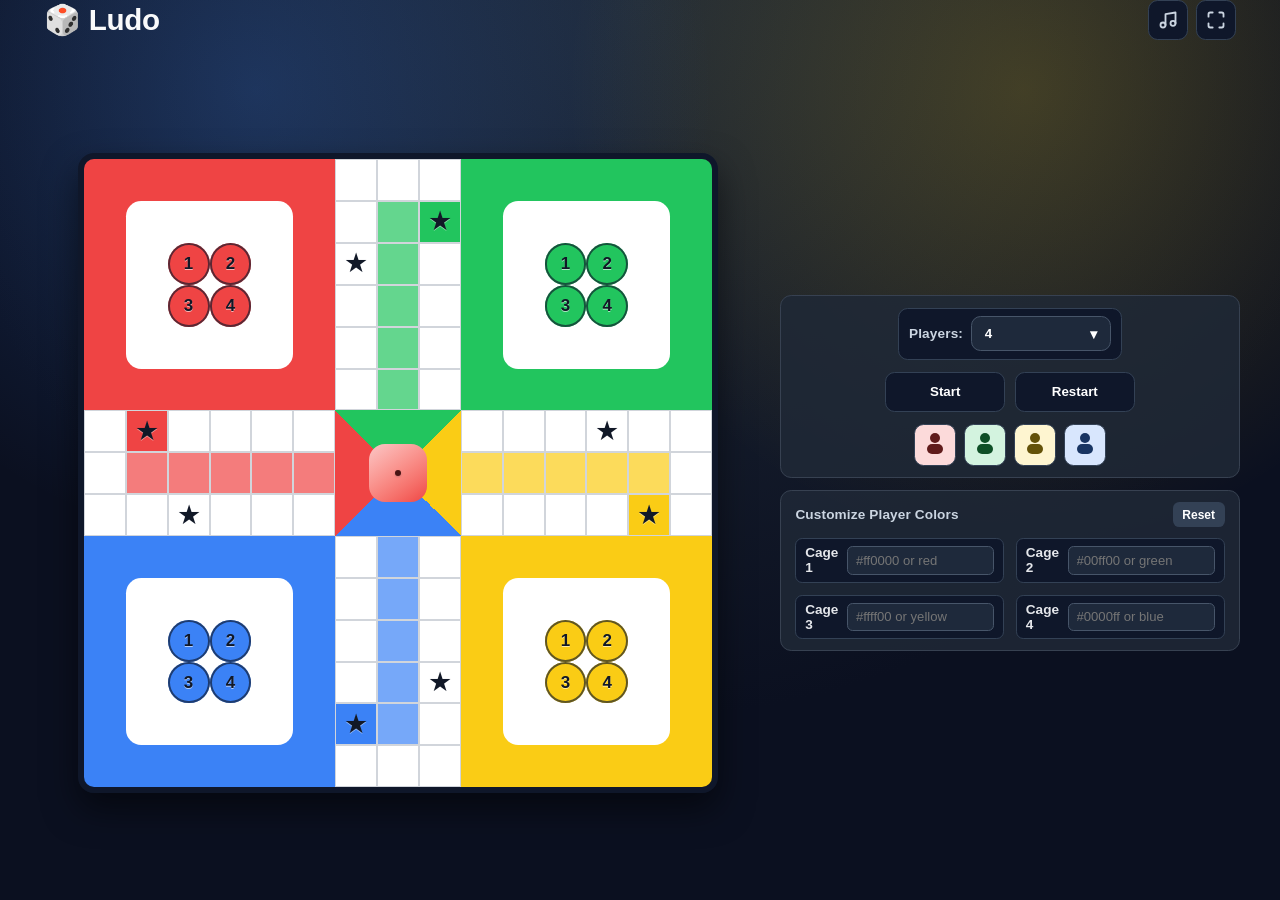
<file: Games/Ludo/index.html>
<!DOCTYPE html>
<html lang="en">
<head>
  <meta charset="UTF-8" />
  <meta name="viewport" content="width=device-width, initial-scale=1.0, maximum-scale=5.0, viewport-fit=cover" />
  <title>Ludo - Vanilla JS</title>
  <link rel="stylesheet" href="style.css">
</head>
<body>
  <main class="app">
    <header class="app-header">
      <div class="header-title-wrap">
        <h1>🎲 Ludo</h1>
      </div>
      <div class="header-actions">
        <button id="music-btn" class="icon-btn music-btn" type="button" aria-label="Mute Background Music" title="Toggle Background Music">
          <svg id="music-on-icon" class="header-icon" viewBox="0 0 24 24" width="20" height="20" fill="none" stroke="currentColor" stroke-width="2.2" stroke-linecap="round" stroke-linejoin="round">
            <path d="M9 18V5l12-2v13"/>
            <circle cx="6" cy="18" r="3"/>
            <circle cx="18" cy="16" r="3"/>
          </svg>
          <svg id="music-off-icon" class="header-icon hidden" viewBox="0 0 24 24" width="20" height="20" fill="none" stroke="currentColor" stroke-width="2.2" stroke-linecap="round" stroke-linejoin="round">
            <path d="M9 18V5l12-2v13"/>
            <circle cx="6" cy="18" r="3"/>
            <circle cx="18" cy="16" r="3"/>
            <line x1="2" y1="2" x2="22" y2="22"/>
          </svg>
        </button>
        <button id="fullscreen-btn" class="icon-btn fullscreen-btn" type="button" aria-label="Enter Fullscreen" title="Enter Fullscreen">
          <svg id="fs-enter-icon" class="fs-icon" viewBox="0 0 24 24" width="20" height="20" fill="none" stroke="currentColor" stroke-width="2.2" stroke-linecap="round" stroke-linejoin="round">
            <path d="M8 3H5a2 2 0 0 0-2 2v3m18 0V5a2 2 0 0 0-2-2h-3m0 18h3a2 2 0 0 0 2-2v-3M3 16v3a2 2 0 0 0 2 2h3"/>
          </svg>
          <svg id="fs-exit-icon" class="fs-icon hidden" viewBox="0 0 24 24" width="20" height="20" fill="none" stroke="currentColor" stroke-width="2.2" stroke-linecap="round" stroke-linejoin="round">
            <path d="M8 3v3a2 2 0 0 1-2 2H3m18 0h-3a2 2 0 0 1-2-2V3m0 18v-3a2 2 0 0 1 2-2h3M3 16h3a2 2 0 0 1 2 2v3"/>
          </svg>
        </button>
      </div>
    </header>

    <div class="main-layout">
      <!-- Game Board Area -->
      <section class="game-area">
        <div class="board-wrap">
          <div id="board" class="board" aria-label="Ludo board"></div>
          <div id="tokens-layer" class="tokens-layer"></div>
          <div class="dice-panel center-dice">
            <div
              id="dice"
              class="dice"
              role="button"
              tabindex="0"
              aria-label="Roll dice"
              title="Click to roll"
            ></div>
          </div>
        </div>
      </section>

      <!-- Sidebar with Controls and Customizer -->
      <aside class="game-sidebar">
        <!-- UI Panel: Players | Action Buttons | Mode Switches -->
        <section class="hud">
          <div class="card scoreboard-card">
            
            <!-- Left side: Player count -->
            <div class="controls left-controls" id="player-settings-panel">
              <label class="control-drawer">
                <span class="control-title">Players:</span>
                <div class="drawer-select" data-target-select="player-count">
                  <button
                    type="button"
                    class="drawer-toggle"
                    aria-expanded="false"
                    aria-controls="player-count-drawer"
                  >
                    <span class="drawer-value">4</span>
                    <span class="drawer-chevron">▾</span>
                  </button>
                  <div id="player-count-drawer" class="drawer-menu" role="listbox">
                    <button type="button" class="drawer-option" data-value="2">2 Players</button>
                    <button type="button" class="drawer-option" data-value="3">3 Players</button>
                    <button type="button" class="drawer-option" data-value="4">4 Players</button>
                  </div>
                  <select id="player-count" class="native-select-hidden">
                    <option value="2">2</option>
                    <option value="3">3</option>
                    <option value="4" selected>4</option>
                  </select>
                </div>
              </label>
            </div>

            <!-- Center: Game Actions -->
            <div class="game-action-center">
              <button id="start-toggle">Start</button>
              <button id="restart-game">Restart</button>
            </div>
            
            <!-- Right side: Scoreboard/Robot toggles -->
            <div class="scoreboard" id="scoreboard"></div>

          </div>
        </section>

        <!-- Color Customizer -->
        <section class="card color-customizer" id="color-settings-panel">
          <div class="customizer-header">
            <span class="control-title">Customize Player Colors</span>
            <button id="reset-colors" class="reset-btn">Reset</button>
          </div>
          
          <div class="color-inputs">
            <label class="color-label">Cage 1 <input type="text" id="color-red-text" placeholder="#ff0000 or red"></label>
            <label class="color-label">Cage 2 <input type="text" id="color-green-text" placeholder="#00ff00 or green"></label>
            <label class="color-label">Cage 3 <input type="text" id="color-yellow-text" placeholder="#ffff00 or yellow"></label>
            <label class="color-label">Cage 4 <input type="text" id="color-blue-text" placeholder="#0000ff or blue"></label>
          </div>
        </section>
      </aside>
    </div>
  </main>

  <div id="winner-modal" class="winner-modal hidden" role="dialog" aria-modal="true">
    <div class="winner-card">
      <h2 id="winner-text">Red wins!</h2>
      <p>All 4 tokens reached home. Great game!</p>
      <button id="play-again">Play Again</button>
    </div>
  </div>
  <script src="script.js"></script>   
</body>
</html>
</file>
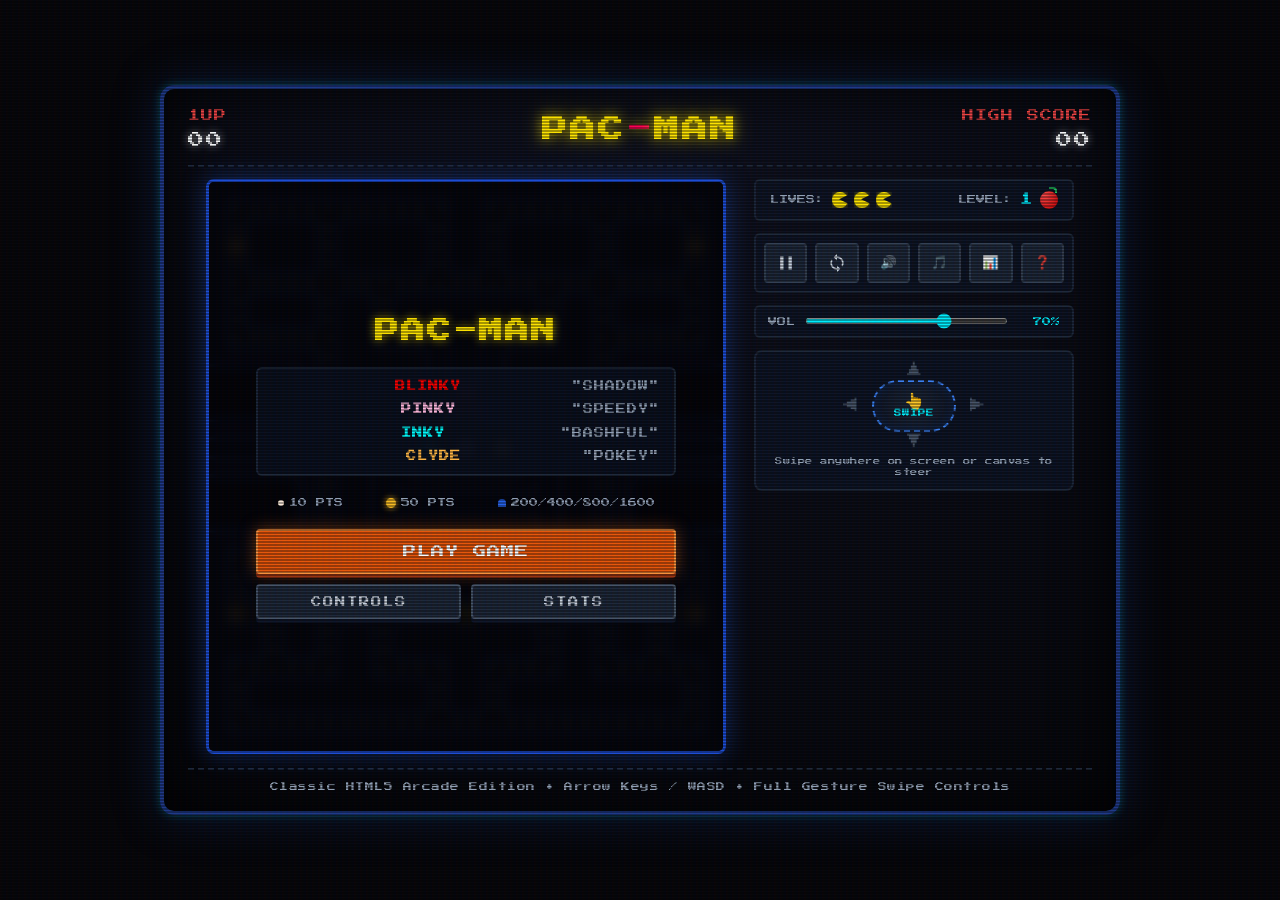
<file: Games/PacMan/index.html>
<!DOCTYPE html>
<html lang="en">
<head>
  <meta charset="UTF-8">
  <meta name="viewport" content="width=device-width, initial-scale=1.0, maximum-scale=1.0, user-scalable=no, viewport-fit=cover">
  <meta name="description" content="Classic Retro Arcade PAC-MAN game built with HTML5 Canvas, CSS3, and Vanilla JavaScript. Features original chiptune Web Audio synthesis, responsive controls, ghost AI, and cookie score persistence.">
  <meta name="theme-color" content="#000000">
  <title>PAC-MAN Arcade Classic</title>
  <link rel="preconnect" href="https://fonts.googleapis.com">
  <link rel="preconnect" href="https://fonts.gstatic.com" crossorigin>
  <link href="https://fonts.googleapis.com/css2?family=Press+Start+2P&display=swap" rel="stylesheet">
  <link rel="stylesheet" href="style.css">
</head>
<body>
  <!-- Arcade Cabinet Shell -->
  <div class="arcade-cabinet">
    <!-- Top Marquee / Header -->
    <header class="arcade-header">
      <div class="header-left">
        <div class="score-block">
          <span class="score-title">1UP</span>
          <span id="current-score" class="score-val">00</span>
        </div>
      </div>
      <div class="header-center">
        <h1 class="game-logo">PAC<span class="logo-dash">-</span>MAN</h1>
      </div>
      <div class="header-right">
        <div class="score-block">
          <span class="score-title">HIGH SCORE</span>
          <span id="high-score" class="score-val">00</span>
        </div>
      </div>
    </header>

    <!-- Main Game Container -->
    <main class="game-stage">
      <!-- Game Canvas Container -->
      <div class="canvas-wrapper" id="canvas-wrapper">
        <canvas id="game-canvas" width="560" height="620" aria-label="Pac-Man Game Board" role="img"></canvas>

        <!-- Start / Intro Screen Overlay -->
        <div id="start-screen" class="overlay-screen active">
          <div class="screen-box">
            <h2 class="arcade-title glow-yellow">PAC-MAN</h2>
            <div class="ghost-roster">
              <div class="roster-row">
                <span class="ghost-icon blinky-color"></span>
                <span class="ghost-name blinky-color">BLINKY</span>
                <span class="ghost-nick">"SHADOW"</span>
              </div>
              <div class="roster-row">
                <span class="ghost-icon pinky-color"></span>
                <span class="ghost-name pinky-color">PINKY</span>
                <span class="ghost-nick">"SPEEDY"</span>
              </div>
              <div class="roster-row">
                <span class="ghost-icon inky-color"></span>
                <span class="ghost-name inky-color">INKY</span>
                <span class="ghost-nick">"BASHFUL"</span>
              </div>
              <div class="roster-row">
                <span class="ghost-icon clyde-color"></span>
                <span class="ghost-name clyde-color">CLYDE</span>
                <span class="ghost-nick">"POKEY"</span>
              </div>
            </div>

            <div class="point-table">
              <div class="pt-item"><span class="dot-sample"></span> 10 PTS</div>
              <div class="pt-item"><span class="energizer-sample"></span> 50 PTS</div>
              <div class="pt-item"><span class="ghost-sample"></span> 200/400/800/1600</div>
            </div>

            <div class="start-actions">
              <button type="button" id="btn-play" class="arcade-btn btn-large btn-play">
                <span class="btn-text">PLAY GAME</span>
              </button>
              <div class="start-sub-actions">
                <button type="button" id="btn-how-to-play" class="arcade-btn btn-secondary">CONTROLS</button>
                <button type="button" id="btn-view-stats" class="arcade-btn btn-secondary">STATS</button>
              </div>
            </div>
          </div>
        </div>

        <!-- Ready Notice -->
        <div id="ready-banner" class="overlay-banner hidden">
          <span class="ready-text">READY!</span>
        </div>

        <!-- Pause Overlay -->
        <div id="pause-screen" class="overlay-screen hidden">
          <div class="screen-box">
            <h2 class="arcade-title glow-cyan">PAUSED</h2>
            <p class="pause-hint">Game is currently paused</p>
            <div class="pause-actions">
              <button type="button" id="btn-resume" class="arcade-btn btn-primary">RESUME</button>
              <button type="button" id="btn-restart-from-pause" class="arcade-btn btn-secondary">RESTART</button>
            </div>
          </div>
        </div>

        <!-- Level Completed Overlay -->
        <div id="level-clear-screen" class="overlay-screen hidden">
          <div class="screen-box">
            <h2 class="arcade-title glow-green">LEVEL CLEAR!</h2>
            <p class="clear-stats" id="clear-level-text">LEVEL 1 COMPLETED</p>
            <p class="clear-bonus" id="clear-bonus-text">+500 BONUS POINTS</p>
            <button type="button" id="btn-next-level" class="arcade-btn btn-primary">NEXT LEVEL</button>
          </div>
        </div>

        <!-- Game Over Overlay -->
        <div id="game-over-screen" class="overlay-screen hidden">
          <div class="screen-box">
            <h2 class="arcade-title glow-red">GAME OVER</h2>
            <div class="game-over-stats">
              <p>FINAL SCORE: <span id="final-score" class="stat-highlight">0</span></p>
              <p>LEVEL REACHED: <span id="final-level" class="stat-highlight">1</span></p>
              <p id="new-high-score-msg" class="new-high-score hidden glow-yellow">★ NEW HIGH SCORE! ★</p>
            </div>
            <button type="button" id="btn-play-again" class="arcade-btn btn-large btn-play">PLAY AGAIN</button>
          </div>
        </div>
      </div>

      <!-- Controls & Status Dashboard -->
      <div class="controls-panel">
        <!-- Status Bar: Lives & Current Level -->
        <div class="status-bar">
          <div class="lives-container" aria-label="Remaining Lives">
            <span class="status-label">LIVES:</span>
            <div id="lives-icons" class="lives-icons">
              <span class="life-icon"></span>
              <span class="life-icon"></span>
              <span class="life-icon"></span>
            </div>
          </div>

          <div class="level-container" aria-label="Current Level">
            <span class="status-label">LEVEL:</span>
            <span id="level-indicator" class="level-badge">1</span>
            <span id="fruit-indicator" class="fruit-icon cherry-icon" title="Bonus Fruit"></span>
          </div>
        </div>

        <!-- Utility Toolbar Buttons -->
        <div class="toolbar">
          <button type="button" id="btn-pause" class="icon-btn" title="Pause / Resume (P / Esc)" aria-label="Pause Game">
            <svg class="svg-icon" viewBox="0 0 24 24" width="20" height="20">
              <rect x="5" y="4" width="4" height="16" fill="currentColor"/>
              <rect x="15" y="4" width="4" height="16" fill="currentColor"/>
            </svg>
          </button>
          <button type="button" id="btn-restart" class="icon-btn" title="Restart Game" aria-label="Restart Game">
            <svg class="svg-icon" viewBox="0 0 24 24" width="20" height="20">
              <path d="M12 4V1L8 5l4 4V6c3.31 0 6 2.69 6 6 0 1.01-.25 1.97-.7 2.8l1.46 1.46A7.93 7.93 0 0 0 20 12c0-4.42-3.58-8-8-8zm0 14c-3.31 0-6-2.69-6-6 0-1.01.25-1.97.7-2.8L5.24 7.74A7.93 7.93 0 0 0 4 12c0 4.42 3.58 8 8 8v3l4-4-4-4v3z" fill="currentColor"/>
            </svg>
          </button>
          <button type="button" id="btn-toggle-sfx" class="icon-btn" title="Toggle Sound FX" aria-label="Toggle Sound Effects">
            <span id="sfx-icon">🔊</span>
          </button>
          <button type="button" id="btn-toggle-music" class="icon-btn" title="Toggle Background Music (M)" aria-label="Toggle Music">
            <span id="music-icon">🎵</span>
          </button>
          <button type="button" id="btn-open-stats" class="icon-btn" title="View Statistics" aria-label="Game Statistics">
            📊
          </button>
          <button type="button" id="btn-open-help" class="icon-btn" title="How To Play" aria-label="How To Play">
            ❓
          </button>
        </div>

        <!-- Volume Slider -->
        <div class="volume-control">
          <label for="volume-slider" class="volume-label">VOL</label>
          <input type="range" id="volume-slider" min="0" max="100" value="70" class="arcade-slider" aria-label="Master Volume">
          <span id="volume-text" class="volume-val">70%</span>
        </div>

        <!-- Mobile Swipe Gesture Hub (No Buttons) -->
        <div class="swipe-control-panel" id="swipe-panel" aria-label="Swipe Control Zone">
          <div class="swipe-indicator-track">
            <span class="swipe-arrow swipe-arrow-up" id="swipe-arrow-up" aria-hidden="true">▲</span>
            <div class="swipe-middle-row">
              <span class="swipe-arrow swipe-arrow-left" id="swipe-arrow-left" aria-hidden="true">◀</span>
              <div class="swipe-touch-zone" id="swipe-touch-zone">
                <span class="touch-icon">👆</span>
                <span class="swipe-label">SWIPE</span>
              </div>
              <span class="swipe-arrow swipe-arrow-right" id="swipe-arrow-right" aria-hidden="true">▶</span>
            </div>
            <span class="swipe-arrow swipe-arrow-down" id="swipe-arrow-down" aria-hidden="true">▼</span>
          </div>
          <p class="swipe-instruction">Swipe anywhere on screen or canvas to steer</p>
        </div>
      </div>
    </main>

    <!-- Footer Information -->
    <footer class="arcade-footer">
      <span>Classic HTML5 Arcade Edition • Arrow Keys / WASD • Full Gesture Swipe Controls</span>
    </footer>
  </div>

  <!-- Dialog: Statistics & Cookie Management -->
  <dialog id="stats-dialog" aria-labelledby="stats-dialog-title" closedby="any">
    <div class="modal-card">
      <h2 id="stats-dialog-title" class="modal-title glow-cyan">ARCADE RECORDS</h2>
      <p class="modal-subtitle">Persistent Cookie Storage Data</p>

      <div class="stats-table">
        <div class="stat-row">
          <span class="stat-name">ALL-TIME HIGH SCORE:</span>
          <span id="cookie-high-score" class="stat-data glow-yellow">0</span>
        </div>
        <div class="stat-row">
          <span class="stat-name">CURRENT / LAST SCORE:</span>
          <span id="cookie-current-score" class="stat-data">0</span>
        </div>
        <div class="stat-row">
          <span class="stat-name">TOTAL GAMES PLAYED:</span>
          <span id="cookie-games-played" class="stat-data">0</span>
        </div>
        <div class="stat-row">
          <span class="stat-name">HIGHEST LEVEL REACHED:</span>
          <span id="cookie-max-level" class="stat-data">1</span>
        </div>
        <div class="stat-row">
          <span class="stat-name">COOKIE STATUS:</span>
          <span id="cookie-status" class="stat-data status-ok">ACTIVE (LAX)</span>
        </div>
      </div>

      <div class="modal-button-group">
        <button type="button" id="btn-reset-cookie-stats" class="arcade-btn btn-danger">RESET SAVED STATS</button>
        <form method="dialog">
          <button type="submit" class="arcade-btn btn-primary" autofocus>CLOSE</button>
        </form>
      </div>
    </div>
  </dialog>

  <!-- Dialog: How To Play / Controls Guide -->
  <dialog id="help-dialog" aria-labelledby="help-dialog-title" closedby="any">
    <div class="modal-card">
      <h2 id="help-dialog-title" class="modal-title glow-yellow">HOW TO PLAY</h2>

      <div class="guide-content">
        <div class="guide-block">
          <h3>DESKTOP CONTROLS</h3>
          <p><span class="kbd">▲ / W</span> Move Up</p>
          <p><span class="kbd">▼ / S</span> Move Down</p>
          <p><span class="kbd">◀ / A</span> Move Left</p>
          <p><span class="kbd">▶ / D</span> Move Right</p>
          <p><span class="kbd">P</span> or <span class="kbd">ESC</span> Pause / Resume</p>
          <p><span class="kbd">M</span> Mute Background Music</p>
        </div>

        <div class="guide-block">
          <h3>MOBILE & TABLET (SWIPE CONTROLS)</h3>
          <p>• Swipe in any direction anywhere on the screen or canvas</p>
          <p>• Continuous drag: change direction without lifting your finger!</p>
          <p>• Corner pre-turn buffering lets you turn effortlessly around walls</p>
        </div>

        <div class="guide-block">
          <h3>SCORING & RULES</h3>
          <p>• Pellets = 10 pts | Energizers = 50 pts</p>
          <p>• Eat Energizers to make ghosts vulnerable</p>
          <p>• Eat ghosts for 200, 400, 800, 1600 pts!</p>
          <p>• Bonus Fruit spawns under ghost house for extra points</p>
          <p>• Extra Life awarded at 10,000 points!</p>
        </div>
      </div>

      <div class="modal-button-group">
        <form method="dialog">
          <button type="submit" class="arcade-btn btn-primary" autofocus>START PLAYING</button>
        </form>
      </div>
    </div>
  </dialog>

  <!-- Game Script -->
  <script src="script.js"></script>
</body>
</html>
</file>
<file: Games/Chess/lib/pieces.css>
/* Vector Chess Pieces (Cburnett standard) */
.chess-piece, .captured-piece, .promo-piece {
  background-size: contain;
  background-repeat: no-repeat;
  background-position: center;
  user-select: none;
  -webkit-user-select: none;
}

/* wp */
.piece-wp,
.piece.w.p,
.piece[data-piece="wp"],
[data-piece="wp"] {
  background-image: url('[data-uri]');
}

/* wn */
.piece-wn,
.piece.w.n,
.piece[data-piece="wn"],
[data-piece="wn"] {
  background-image: url('[data-uri]');
}

/* wb */
.piece-wb,
.piece.w.b,
.piece[data-piece="wb"],
[data-piece="wb"] {
  background-image: url('[data-uri]');
}

/* wr */
.piece-wr,
.piece.w.r,
.piece[data-piece="wr"],
[data-piece="wr"] {
  background-image: url('[data-uri]');
}

/* wq */
.piece-wq,
.piece.w.q,
.piece[data-piece="wq"],
[data-piece="wq"] {
  background-image: url('[data-uri]');
}

/* wk */
.piece-wk,
.piece.w.k,
.piece[data-piece="wk"],
[data-piece="wk"] {
  background-image: url('[data-uri]');
}

/* bp */
.piece-bp,
.piece.b.p,
.piece[data-piece="bp"],
[data-piece="bp"] {
  background-image: url('[data-uri]');
}

/* bn */
.piece-bn,
.piece.b.n,
.piece[data-piece="bn"],
[data-piece="bn"] {
  background-image: url('[data-uri]');
}

/* bb */
.piece-bb,
.piece.b.b,
.piece[data-piece="bb"],
[data-piece="bb"] {
  background-image: url('[data-uri]');
}

/* br */
.piece-br,
.piece.b.r,
.piece[data-piece="br"],
[data-piece="br"] {
  background-image: url('[data-uri]');
}

/* bq */
.piece-bq,
.piece.b.q,
.piece[data-piece="bq"],
[data-piece="bq"] {
  background-image: url('[data-uri]');
}

/* bk */
.piece-bk,
.piece.b.k,
.piece[data-piece="bk"],
[data-piece="bk"] {
  background-image: url('[data-uri]');
}
</file>
<file: Games/Chess/style.css>
/* ==========================================================================
   Professional Chess – Human vs Advanced AI Stylesheet
   ========================================================================== */

:root {
  /* Core Color Palette */
  --bg-app: #121417;
  --bg-sidebar: #1a1e24;
  --bg-card: #222731;
  --bg-card-hover: #29303c;
  --bg-input: #151820;
  
  --border-subtle: rgba(255, 255, 255, 0.08);
  --border-hover: rgba(255, 255, 255, 0.16);
  --border-focus: #3b82f6;

  --text-main: #f1f5f9;
  --text-muted: #94a3b8;
  --text-dim: #64748b;

  --accent-gold: #f59e0b;
  --accent-gold-glow: rgba(245, 158, 11, 0.35);
  --accent-green: #22c55e;
  --accent-green-glow: rgba(34, 197, 94, 0.35);
  --accent-red: #ef4444;
  --accent-red-glow: rgba(239, 68, 68, 0.4);
  --accent-blue: #3b82f6;

  /* Highlights */
  --hl-selected: rgba(245, 158, 11, 0.45);
  --hl-last-move: rgba(205, 210, 106, 0.42);
  --hl-check: radial-gradient(circle, rgba(239, 68, 68, 0.85) 0%, rgba(220, 38, 38, 0.4) 65%, transparent 75%);
  --hl-hint: rgba(245, 158, 11, 0.55);

  /* Fonts */
  --font-family: -apple-system, BlinkMacSystemFont, "Segoe UI", Roboto, Helvetica, Arial, sans-serif;
  
  /* Board Themes (Defaults to Tournament Emerald) */
  --board-light: #eeeed2;
  --board-dark: #769656;
  --coord-light: #769656;
  --coord-dark: #eeeed2;
}

/* Theme variations */
body.theme-tournament {
  --board-light: #eeeed2;
  --board-dark: #769656;
  --coord-light: #769656;
  --coord-dark: #eeeed2;
}

body.theme-wood {
  --board-light: #f0d9b5;
  --board-dark: #b58863;
  --coord-light: #b58863;
  --coord-dark: #f0d9b5;
}

body.theme-midnight {
  --board-light: #d8e6f3;
  --board-dark: #4a75a0;
  --coord-light: #4a75a0;
  --coord-dark: #d8e6f3;
}

body.theme-classic {
  --board-light: #e2e8f0;
  --board-dark: #475569;
  --coord-light: #475569;
  --coord-dark: #e2e8f0;
}

/* Base Reset */
*, *::before, *::after {
  box-sizing: border-box;
  margin: 0;
  padding: 0;
}

html, body {
  width: 100%;
  min-height: 100vh;
  min-height: 100dvh;
  overflow-x: hidden;
  font-family: var(--font-family);
  background-color: var(--bg-app);
  color: var(--text-main);
  line-height: 1.4;
  -webkit-font-smoothing: antialiased;
  padding-top: env(safe-area-inset-top, 0px);
  padding-bottom: env(safe-area-inset-bottom, 0px);
  padding-left: env(safe-area-inset-left, 0px);
  padding-right: env(safe-area-inset-right, 0px);
}

/* Main Container Layout */
.app-layout {
  display: flex;
  flex-direction: column;
  min-height: 100vh;
  min-height: 100dvh;
  width: 100%;
}

/* Header */
.app-header {
  display: flex;
  align-items: center;
  justify-content: space-between;
  padding: 12px 24px;
  background-color: var(--bg-sidebar);
  border-bottom: 1px solid var(--border-subtle);
  z-index: 100;
}

.header-brand {
  display: flex;
  align-items: center;
  gap: 12px;
}

.brand-icon {
  display: flex;
  align-items: center;
  justify-content: center;
  width: 40px;
  height: 40px;
  background: linear-gradient(135deg, #f59e0b, #d97706);
  border-radius: 10px;
  box-shadow: 0 4px 12px var(--accent-gold-glow);
}

.brand-icon .icon-crown {
  font-size: 24px;
  color: #fff;
}

.brand-text h1 {
  font-size: 1.25rem;
  font-weight: 800;
  letter-spacing: 0.05em;
  display: flex;
  align-items: center;
  gap: 8px;
}

.badge-ai {
  font-size: 0.75rem;
  font-weight: 700;
  padding: 2px 7px;
  background-color: var(--accent-gold);
  color: #000;
  border-radius: 6px;
  letter-spacing: 0.02em;
}

.brand-text .subtitle {
  font-size: 0.8rem;
  color: var(--text-muted);
}

.header-actions {
  display: flex;
  align-items: center;
  gap: 14px;
}

.btn-icon {
  background: var(--bg-card);
  border: 1px solid var(--border-subtle);
  color: var(--text-main);
  padding: 8px 12px;
  border-radius: 8px;
  cursor: pointer;
  font-size: 1rem;
  transition: all 0.2s ease;
}

.btn-icon:hover {
  background: var(--bg-card-hover);
  border-color: var(--border-hover);
}

/* Background Music Button & Animated Wave */
.music-btn {
  display: flex;
  align-items: center;
  gap: 5px;
  transition: all 0.2s ease;
}

.music-btn.playing {
  background: rgba(245, 158, 11, 0.15);
  border-color: rgba(245, 158, 11, 0.4);
  color: var(--accent-gold);
}

.music-wave {
  display: inline-flex;
  align-items: flex-end;
  gap: 2px;
  height: 12px;
}

.music-wave span {
  display: block;
  width: 2px;
  height: 100%;
  background-color: var(--accent-gold);
  border-radius: 1px;
  animation: music-bounce 1s infinite ease-in-out;
}

.music-wave span:nth-child(1) { animation-duration: 0.8s; }
.music-wave span:nth-child(2) { animation-duration: 1.1s; animation-delay: 0.15s; }
.music-wave span:nth-child(3) { animation-duration: 0.9s; animation-delay: 0.35s; }

@keyframes music-bounce {
  0%, 100% { height: 3px; }
  50% { height: 12px; }
}

.theme-picker select {
  background: var(--bg-card);
  color: var(--text-main);
  border: 1px solid var(--border-subtle);
  border-radius: 8px;
  padding: 8px 12px;
  font-size: 0.85rem;
  cursor: pointer;
  outline: none;
  transition: border-color 0.2s;
}

.theme-picker select:focus {
  border-color: var(--accent-gold);
}

.status-pill {
  display: flex;
  align-items: center;
  gap: 8px;
  padding: 6px 14px;
  border-radius: 20px;
  font-size: 0.8rem;
  font-weight: 600;
  background: rgba(34, 197, 94, 0.12);
  color: var(--accent-green);
  border: 1px solid rgba(34, 197, 94, 0.3);
}

.status-pill .status-dot {
  width: 8px;
  height: 8px;
  border-radius: 50%;
  background-color: var(--accent-green);
  box-shadow: 0 0 8px var(--accent-green);
}

/* Game Area Layout */
.game-container {
  flex: 1;
  display: flex;
  align-items: flex-start;
  justify-content: center;
  gap: 28px;
  padding: 20px;
  max-width: 1400px;
  margin: 0 auto;
  width: 100%;
}

/* ==========================================================================
   Chessboard Stage
   ========================================================================== */
.board-stage {
  display: flex;
  flex-direction: column;
  gap: 10px;
  align-items: center;
}

/* Player Cards (Top & Bottom) */
.player-card {
  width: 100%;
  max-width: 620px;
  display: flex;
  align-items: center;
  justify-content: space-between;
  padding: 10px 16px;
  background-color: var(--bg-sidebar);
  border: 1px solid var(--border-subtle);
  border-radius: 10px;
  transition: border-color 0.3s;
}

.player-card.active-turn {
  border-color: var(--accent-green);
  box-shadow: 0 0 12px rgba(34, 197, 94, 0.2);
}

.player-meta {
  display: flex;
  align-items: center;
  gap: 12px;
}

.player-avatar {
  width: 42px;
  height: 42px;
  border-radius: 10px;
  display: flex;
  align-items: center;
  justify-content: center;
  font-size: 20px;
}

.ai-avatar {
  background: linear-gradient(135deg, #3b82f6, #1d4ed8);
}

.human-avatar {
  background: linear-gradient(135deg, #10b981, #047857);
}

.player-details {
  display: flex;
  flex-direction: column;
  gap: 3px;
}

.player-name-row {
  display: flex;
  align-items: center;
  gap: 8px;
}

.player-name {
  font-size: 0.95rem;
  font-weight: 700;
}

.color-badge {
  font-size: 0.72rem;
  font-weight: 700;
  text-transform: uppercase;
  padding: 2px 7px;
  border-radius: 4px;
  letter-spacing: 0.05em;
  background: #334155;
  color: #f8fafc;
}

.color-badge.badge-white {
  background: #f8fafc;
  color: #0f172a;
}

.color-badge.badge-black {
  background: #0f172a;
  color: #f8fafc;
  border: 1px solid rgba(255, 255, 255, 0.2);
}

.difficulty-tag {
  font-size: 0.72rem;
  padding: 2px 6px;
  background: rgba(245, 158, 11, 0.15);
  color: var(--accent-gold);
  border-radius: 4px;
  font-weight: 600;
}

.turn-pill {
  font-size: 0.72rem;
  font-weight: 700;
  padding: 2px 8px;
  border-radius: 12px;
  background: var(--accent-green);
  color: #000;
  display: none;
}

.active-turn .turn-pill {
  display: inline-block;
}

/* Captured pieces row */
.captured-row {
  display: flex;
  align-items: center;
  gap: 6px;
  height: 22px;
}

.captured-list {
  display: flex;
  align-items: center;
  min-height: 20px;
}

.captured-piece {
  width: 18px;
  height: 18px;
  margin-left: -5px;
  display: inline-block;
  vertical-align: middle;
}

.captured-piece:first-child {
  margin-left: 0;
}

.material-lead {
  font-size: 0.75rem;
  font-weight: 800;
  color: var(--accent-gold);
  margin-left: 6px;
}

/* Thinking Indicator */
.thinking-badge {
  display: flex;
  align-items: center;
  gap: 8px;
  padding: 4px 10px;
  background: rgba(59, 130, 246, 0.15);
  border: 1px solid rgba(59, 130, 246, 0.3);
  border-radius: 20px;
}

.thinking-dots {
  display: flex;
  gap: 4px;
}

.thinking-dots span {
  width: 6px;
  height: 6px;
  background-color: var(--accent-blue);
  border-radius: 50%;
  animation: pulse-dot 1.2s infinite ease-in-out;
}

.thinking-dots span:nth-child(2) { animation-delay: 0.2s; }
.thinking-dots span:nth-child(3) { animation-delay: 0.4s; }

@keyframes pulse-dot {
  0%, 80%, 100% { transform: scale(0.6); opacity: 0.4; }
  40% { transform: scale(1.2); opacity: 1; }
}

.thinking-label {
  font-size: 0.75rem;
  font-weight: 600;
  color: #93c5fd;
}

/* Game Turn Banner (Bottom Player Card) */
.game-turn-banner {
  display: flex;
  align-items: center;
  gap: 8px;
  font-size: 0.82rem;
  font-weight: 600;
  color: var(--text-muted);
}

.turn-indicator-dot {
  width: 8px;
  height: 8px;
  border-radius: 50%;
  background: var(--accent-green);
}

/* ==========================================================================
   Board & Eval Bar Layout
   ========================================================================== */
.board-eval-wrapper {
  display: flex;
  align-items: stretch;
  gap: 12px;
}

/* Vertical Evaluation Bar */
.eval-bar-container {
  width: 22px;
  background: #2a2a2a;
  border-radius: 6px;
  overflow: hidden;
  display: flex;
  flex-direction: column;
  position: relative;
  box-shadow: inset 0 2px 6px rgba(0,0,0,0.5);
  border: 1px solid var(--border-subtle);
}

.eval-bar-track {
  width: 100%;
  height: 100%;
  background-color: #27272a; /* Black side */
  display: flex;
  flex-direction: column-reverse; /* Fill from bottom for White */
  position: relative;
}

.eval-bar-fill {
  width: 100%;
  height: 50%; /* Equal 50/50 initially */
  background: linear-gradient(to top, #ffffff, #e2e8f0);
  transition: height 0.4s cubic-bezier(0.2, 0.8, 0.2, 1);
}

.eval-score-text {
  position: absolute;
  bottom: 6px;
  left: 0;
  right: 0;
  text-align: center;
  font-size: 0.65rem;
  font-weight: 800;
  color: #18181b;
  text-shadow: 0 0 2px rgba(255,255,255,0.8);
  pointer-events: none;
}

/* Board Frame */
.board-frame {
  position: relative;
  width: min(72vh, 72dvh, 600px, calc(100vw - 48px));
  height: min(72vh, 72dvh, 600px, calc(100vw - 48px));
  aspect-ratio: 1 / 1;
  box-shadow: 0 16px 40px rgba(0, 0, 0, 0.5), 0 0 0 1px var(--border-subtle);
  border-radius: 8px;
  overflow: hidden;
  user-select: none;
  -webkit-user-select: none;
  background-color: var(--board-dark);
  touch-action: none;
}

/* Chessboard Grid */
.chessboard {
  width: 100%;
  height: 100%;
  display: grid;
  grid-template-columns: repeat(8, 1fr);
  grid-template-rows: repeat(8, 1fr);
  position: relative;
  touch-action: none;
}

/* Squares */
.square {
  position: relative;
  display: flex;
  align-items: center;
  justify-content: center;
  cursor: pointer;
  transition: background-color 0.15s ease;
  touch-action: none;
}

.square.light {
  background-color: var(--board-light);
  color: var(--coord-light);
}

.square.dark {
  background-color: var(--board-dark);
  color: var(--coord-dark);
}

/* Coordinate notations on squares */
.coord-rank, .coord-file {
  position: absolute;
  font-size: clamp(8px, 1.8vw, 11px);
  font-weight: 700;
  pointer-events: none;
  opacity: 0.85;
  user-select: none;
}

.coord-rank {
  top: clamp(2px, 0.6vw, 4px);
  left: clamp(2px, 0.6vw, 4px);
}

.coord-file {
  bottom: clamp(1px, 0.5vw, 3px);
  right: clamp(2px, 0.6vw, 4px);
}

/* Square Highlight States */
.square.selected {
  background-color: var(--hl-selected) !important;
}

.square.last-move {
  background-color: var(--hl-last-move) !important;
}

.square.in-check {
  background: var(--hl-check) !important;
  animation: check-pulse 1.2s infinite ease-in-out;
}

@keyframes check-pulse {
  0%, 100% { opacity: 1; filter: drop-shadow(0 0 6px var(--accent-red)); }
  50% { opacity: 0.85; filter: drop-shadow(0 0 14px var(--accent-red)); }
}

.square.hint-square {
  background-color: var(--hl-hint) !important;
  animation: hint-glow 1s infinite alternate;
}

@keyframes hint-glow {
  from { filter: brightness(1); }
  to { filter: brightness(1.25); }
}

/* Legal Move Indicators */
.legal-dot {
  width: 28%;
  height: 28%;
  background: rgba(0, 0, 0, 0.22);
  border-radius: 50%;
  pointer-events: none;
}

.square.dark .legal-dot {
  background: rgba(255, 255, 255, 0.28);
}

.legal-capture-ring {
  position: absolute;
  inset: 4px;
  border: 4px solid rgba(0, 0, 0, 0.25);
  border-radius: 50%;
  pointer-events: none;
}

.square.dark .legal-capture-ring {
  border-color: rgba(255, 255, 255, 0.35);
}

/* Chess Pieces */
.chess-piece {
  width: 96%;
  height: 96%;
  position: absolute;
  cursor: grab;
  z-index: 5;
  transition: transform 0.2s cubic-bezier(0.25, 1, 0.5, 1);
}

.chess-piece:active {
  cursor: grabbing;
}

.chess-piece.dragging {
  opacity: 0.2;
}

/* Flying piece during drag */
.drag-ghost-piece {
  position: fixed;
  pointer-events: none;
  z-index: 9999;
  width: 70px;
  height: 70px;
  transform: translate(-50%, -50%) scale(1.15);
  filter: drop-shadow(0 14px 20px rgba(0, 0, 0, 0.6));
  background-size: contain;
  background-repeat: no-repeat;
  background-position: center;
}

/* Animated hint arrow SVG overlay */
.board-overlay-svg {
  position: absolute;
  inset: 0;
  width: 100%;
  height: 100%;
  pointer-events: none;
  z-index: 10;
}

.hint-arrow {
  stroke: #f59e0b;
  stroke-width: 12;
  stroke-linecap: round;
  fill: none;
  opacity: 0.85;
  filter: drop-shadow(0 2px 8px rgba(0,0,0,0.6));
  animation: arrow-fade 1.5s infinite alternate;
}

@keyframes arrow-fade {
  from { opacity: 0.7; }
  to { opacity: 1; }
}

/* ==========================================================================
   Pawn Promotion Modal
   ========================================================================== */
.promotion-overlay {
  position: absolute;
  inset: 0;
  background: rgba(0, 0, 0, 0.75);
  backdrop-filter: blur(4px);
  z-index: 50;
  display: flex;
  align-items: center;
  justify-content: center;
  animation: fadeIn 0.2s ease-out;
}

.promotion-dialog {
  background: var(--bg-card);
  border: 1px solid var(--border-hover);
  border-radius: 14px;
  padding: 20px;
  text-align: center;
  box-shadow: 0 20px 40px rgba(0, 0, 0, 0.7);
  max-width: 380px;
  width: 90%;
}

.promotion-dialog h3 {
  font-size: 1.1rem;
  margin-bottom: 16px;
  color: var(--text-main);
}

.promotion-choices {
  display: grid;
  grid-template-columns: repeat(4, 1fr);
  gap: 10px;
}

.promo-choice-btn {
  background: var(--bg-input);
  border: 1px solid var(--border-subtle);
  border-radius: 10px;
  padding: 12px 6px;
  cursor: pointer;
  display: flex;
  flex-direction: column;
  align-items: center;
  gap: 8px;
  color: var(--text-main);
  transition: all 0.2s;
}

.promo-choice-btn:hover {
  background: var(--bg-card-hover);
  border-color: var(--accent-gold);
  transform: translateY(-2px);
  box-shadow: 0 6px 14px var(--accent-gold-glow);
}

.promo-choice-btn span {
  font-size: 0.78rem;
  font-weight: 600;
}

.promo-piece {
  width: 46px;
  height: 46px;
}

.btn-cancel-promo {
  margin-top: 14px;
  background: transparent;
  border: 1px solid var(--border-subtle);
  color: var(--text-muted);
  padding: 8px 16px;
  border-radius: 8px;
  font-size: 0.8rem;
  font-weight: 600;
  cursor: pointer;
  transition: all 0.2s;
}

.btn-cancel-promo:hover {
  background: var(--bg-card-hover);
  color: var(--text-main);
  border-color: var(--border-hover);
}

/* ==========================================================================
   Right: Sidebar & Panels
   ========================================================================== */
.game-sidebar {
  width: 380px;
  display: flex;
  flex-direction: column;
  gap: 16px;
}

.sidebar-card {
  background-color: var(--bg-sidebar);
  border: 1px solid var(--border-subtle);
  border-radius: 12px;
  padding: 16px;
  box-shadow: 0 4px 16px rgba(0, 0, 0, 0.2);
}

/* Status Card */
.status-card-header {
  display: flex;
  align-items: center;
  gap: 8px;
  margin-bottom: 10px;
}

.status-card-header h2 {
  font-size: 1rem;
  font-weight: 700;
  flex: 1;
}

.color-alternation-notice {
  font-size: 0.75rem;
  font-weight: 700;
  padding: 3px 8px;
  border-radius: 6px;
  background: rgba(245, 158, 11, 0.15);
  color: var(--accent-gold);
}

.status-message-box {
  background: var(--bg-input);
  border: 1px solid var(--border-subtle);
  border-radius: 8px;
  padding: 12px 14px;
}

.status-primary-text {
  font-size: 0.95rem;
  font-weight: 700;
  color: var(--text-main);
  margin-bottom: 4px;
}

.status-secondary-text {
  font-size: 0.8rem;
  color: var(--text-muted);
}

/* Hint Box */
.hint-box {
  margin-top: 10px;
  background: rgba(245, 158, 11, 0.1);
  border: 1px solid rgba(245, 158, 11, 0.3);
  border-radius: 8px;
  padding: 10px 12px;
  animation: fadeIn 0.3s;
}

.hint-header {
  display: flex;
  align-items: center;
  gap: 6px;
  font-size: 0.82rem;
  color: var(--accent-gold);
  margin-bottom: 4px;
}

.hint-content {
  font-size: 0.85rem;
  color: var(--text-main);
  line-height: 1.35;
}

/* Difficulty Card */
.card-title-row {
  display: flex;
  justify-content: space-between;
  align-items: center;
  margin-bottom: 8px;
}

.card-label {
  font-size: 0.85rem;
  font-weight: 700;
  color: var(--text-main);
}

.diff-rating-badge {
  font-size: 0.75rem;
  font-weight: 800;
  color: var(--accent-blue);
  background: rgba(59, 130, 246, 0.12);
  padding: 2px 7px;
  border-radius: 4px;
}

.styled-select {
  width: 100%;
  background: var(--bg-input);
  color: var(--text-main);
  border: 1px solid var(--border-subtle);
  border-radius: 8px;
  padding: 9px 12px;
  font-size: 0.88rem;
  outline: none;
  cursor: pointer;
  transition: border-color 0.2s;
}

.styled-select:focus {
  border-color: var(--border-focus);
}

.diff-meter {
  height: 4px;
  background: var(--bg-input);
  border-radius: 2px;
  margin-top: 8px;
  overflow: hidden;
}

.diff-meter-fill {
  height: 100%;
  background: linear-gradient(to right, #22c55e, #eab308, #ef4444);
  transition: width 0.3s ease;
}

/* Actions Card & Buttons */
.actions-grid {
  display: grid;
  grid-template-columns: repeat(2, 1fr);
  gap: 8px;
}

.btn {
  display: flex;
  align-items: center;
  justify-content: center;
  gap: 8px;
  padding: 10px 14px;
  border-radius: 8px;
  font-size: 0.85rem;
  font-weight: 700;
  cursor: pointer;
  border: 1px solid transparent;
  transition: all 0.2s ease;
  user-select: none;
}

.btn-primary {
  background: linear-gradient(135deg, #22c55e, #16a34a);
  color: #fff;
  box-shadow: 0 4px 12px var(--accent-green-glow);
}

.btn-primary:hover {
  background: linear-gradient(135deg, #16a34a, #15803d);
  transform: translateY(-1px);
}

.btn-secondary {
  background: var(--bg-card);
  border-color: var(--border-subtle);
  color: var(--text-main);
}

.btn-secondary:hover {
  background: var(--bg-card-hover);
  border-color: var(--border-hover);
}

.btn-accent {
  background: rgba(245, 158, 11, 0.15);
  border-color: rgba(245, 158, 11, 0.35);
  color: var(--accent-gold);
}

.btn-accent:hover {
  background: rgba(245, 158, 11, 0.25);
  box-shadow: 0 4px 12px var(--accent-gold-glow);
}

.btn-ghost {
  background: transparent;
  border-color: var(--border-subtle);
  color: var(--text-muted);
}

.btn-ghost:hover {
  background: var(--bg-card);
  color: var(--text-main);
}

.btn-danger {
  background: rgba(239, 68, 68, 0.12);
  border-color: rgba(239, 68, 68, 0.3);
  color: #fca5a5;
}

.btn-danger:hover {
  background: rgba(239, 68, 68, 0.25);
  color: #fff;
}

.btn:disabled {
  opacity: 0.4;
  cursor: not-allowed;
  transform: none !important;
  box-shadow: none !important;
}

/* Move History Table */
.moves-card {
  display: flex;
  flex-direction: column;
  height: 250px;
}

.moves-header {
  display: flex;
  justify-content: space-between;
  align-items: center;
  margin-bottom: 8px;
}

.moves-header h3 {
  font-size: 0.9rem;
  font-weight: 700;
}

.move-counter {
  font-size: 0.75rem;
  color: var(--text-muted);
}

.moves-table-container {
  flex: 1;
  overflow-y: auto;
  border: 1px solid var(--border-subtle);
  border-radius: 8px;
  background: var(--bg-input);
  position: relative;
}

.moves-table {
  width: 100%;
  border-collapse: collapse;
  font-size: 0.82rem;
  font-family: monospace, monospace;
}

.moves-table th {
  background: var(--bg-card);
  position: sticky;
  top: 0;
  padding: 6px 10px;
  font-weight: 700;
  color: var(--text-muted);
  border-bottom: 1px solid var(--border-subtle);
  text-align: left;
}

.th-num { width: 44px; text-align: center !important; }
.th-white, .th-black { width: 45%; }

.moves-table td {
  padding: 6px 10px;
  border-bottom: 1px solid rgba(255, 255, 255, 0.03);
}

.move-num-cell {
  text-align: center;
  color: var(--text-dim);
}

.move-cell {
  color: var(--text-main);
  cursor: pointer;
  border-radius: 4px;
}

.move-cell:hover {
  background: rgba(255, 255, 255, 0.08);
}

.empty-moves-msg {
  position: absolute;
  inset: 0;
  display: flex;
  align-items: center;
  justify-content: center;
  font-size: 0.8rem;
  color: var(--text-dim);
  text-align: center;
  padding: 20px;
}

.pgn-tools {
  display: flex;
  gap: 8px;
  margin-top: 10px;
}

.btn-tool {
  flex: 1;
  background: var(--bg-card);
  border: 1px solid var(--border-subtle);
  color: var(--text-muted);
  padding: 6px 10px;
  border-radius: 6px;
  font-size: 0.75rem;
  cursor: pointer;
  transition: all 0.2s;
}

.btn-tool:hover {
  color: var(--text-main);
  background: var(--bg-card-hover);
}

/* ==========================================================================
   Modals
   ========================================================================== */
.modal-backdrop {
  position: fixed;
  inset: 0;
  background: rgba(0, 0, 0, 0.78);
  backdrop-filter: blur(5px);
  z-index: 1000;
  display: flex;
  align-items: center;
  justify-content: center;
  animation: fadeIn 0.2s ease-out;
}

.modal-card {
  background: var(--bg-card);
  border: 1px solid var(--border-hover);
  border-radius: 16px;
  padding: 28px;
  max-width: 440px;
  width: 90%;
  text-align: center;
  box-shadow: 0 24px 48px rgba(0, 0, 0, 0.7);
  animation: scaleIn 0.25s cubic-bezier(0.16, 1, 0.3, 1);
}

.modal-trophy-icon {
  font-size: 48px;
  margin-bottom: 12px;
}

.modal-card h2 {
  font-size: 1.45rem;
  margin-bottom: 6px;
  color: var(--text-main);
}

.modal-result-subtitle {
  font-size: 0.9rem;
  color: var(--text-muted);
  margin-bottom: 20px;
}

.modal-stats-box {
  display: grid;
  grid-template-columns: repeat(3, 1fr);
  gap: 8px;
  background: var(--bg-input);
  border: 1px solid var(--border-subtle);
  border-radius: 10px;
  padding: 12px 6px;
  margin-bottom: 24px;
}

.modal-stat {
  display: flex;
  flex-direction: column;
  gap: 2px;
}

.stat-label {
  font-size: 0.7rem;
  color: var(--text-dim);
  text-transform: uppercase;
}

.stat-value {
  font-size: 0.95rem;
  font-weight: 800;
  color: var(--text-main);
}

.stat-value.highlight {
  color: var(--accent-gold);
}

.modal-actions {
  display: flex;
  gap: 10px;
  justify-content: center;
}

.btn-large {
  padding: 12px 20px;
  font-size: 0.92rem;
}

/* Toast Notifications */
.toast-container {
  position: fixed;
  bottom: 24px;
  left: 50%;
  transform: translateX(-50%);
  z-index: 2000;
  display: flex;
  flex-direction: column;
  gap: 8px;
  pointer-events: none;
}

.toast {
  background: var(--bg-card);
  color: var(--text-main);
  border: 1px solid var(--border-hover);
  padding: 10px 18px;
  border-radius: 30px;
  font-size: 0.85rem;
  font-weight: 600;
  box-shadow: 0 10px 24px rgba(0, 0, 0, 0.6);
  animation: toastIn 0.3s cubic-bezier(0.16, 1, 0.3, 1);
}

/* Animations */
@keyframes fadeIn {
  from { opacity: 0; }
  to { opacity: 1; }
}

@keyframes scaleIn {
  from { opacity: 0; transform: scale(0.92); }
  to { opacity: 1; transform: scale(1); }
}

@keyframes toastIn {
  from { opacity: 0; transform: translateY(12px); }
  to { opacity: 1; transform: translateY(0); }
}

/* ==========================================================================
   Responsive Breakpoints & Device Adaptations
   ========================================================================== */

/* Fullscreen Mode Styling */
:fullscreen .app-layout,
:-webkit-full-screen .app-layout,
:-moz-full-screen .app-layout,
:-ms-fullscreen .app-layout {
  height: 100vh;
  height: 100dvh;
  justify-content: space-between;
}

:fullscreen .app-header,
:-webkit-full-screen .app-header {
  padding: 8px 20px;
}

:fullscreen .game-container,
:-webkit-full-screen .game-container {
  padding: 10px 16px;
  flex: 1;
}

/* Tablet Portrait & Medium Screens (<= 980px) */
@media (max-width: 980px) {
  .game-container {
    flex-direction: column;
    align-items: center;
    gap: 16px;
    padding: 14px 12px;
  }

  .game-sidebar {
    width: 100%;
    max-width: 620px;
  }

  .moves-card {
    height: 180px;
  }
}

/* Mobile Portrait (< 640px) */
@media (max-width: 640px) {
  .app-header {
    padding: 8px 12px;
  }

  .brand-icon {
    width: 32px;
    height: 32px;
    border-radius: 8px;
  }

  .brand-icon .icon-crown {
    font-size: 18px;
  }

  .brand-text h1 {
    font-size: 0.95rem;
    gap: 6px;
  }

  .brand-text .subtitle {
    display: none;
  }

  .header-actions {
    gap: 8px;
  }

  .btn-icon {
    padding: 6px 9px;
    font-size: 0.9rem;
  }

  .theme-picker select {
    padding: 6px 8px;
    font-size: 0.78rem;
    max-width: 90px;
  }

  .status-pill {
    padding: 5px 9px;
    font-size: 0.72rem;
  }

  .game-container {
    padding: 8px 4px;
    gap: 12px;
  }

  .board-stage {
    gap: 6px;
    width: 100%;
  }

  .board-eval-wrapper {
    gap: 6px;
    justify-content: center;
    width: 100%;
  }

  .eval-bar-container {
    width: 14px;
    border-radius: 4px;
  }

  .eval-score-text {
    font-size: 0.55rem;
    bottom: 2px;
  }

  .board-frame {
    width: min(calc(100vw - 32px), calc(100dvh - 210px), 500px);
    height: min(calc(100vw - 32px), calc(100dvh - 210px), 500px);
  }

  .player-card {
    padding: 6px 10px;
    border-radius: 8px;
  }

  .player-avatar {
    width: 32px;
    height: 32px;
    border-radius: 8px;
    font-size: 16px;
  }

  .player-name {
    font-size: 0.85rem;
  }

  .color-badge, .difficulty-tag, .turn-pill {
    font-size: 0.65rem;
    padding: 1px 5px;
  }

  .captured-piece {
    width: 15px;
    height: 15px;
    margin-left: -4px;
  }

  .material-lead {
    font-size: 0.7rem;
  }

  .game-sidebar {
    width: 100%;
    padding: 0 4px;
    gap: 12px;
  }

  .sidebar-card {
    padding: 12px;
    border-radius: 10px;
  }

  .actions-grid {
    grid-template-columns: repeat(2, 1fr);
    gap: 6px;
  }

  .btn {
    padding: 9px 10px;
    font-size: 0.8rem;
    min-height: 42px;
  }

  .moves-card {
    height: 160px;
  }

  .promotion-dialog {
    padding: 14px;
    max-width: 300px;
  }

  .promo-piece {
    width: 36px;
    height: 36px;
  }
}

/* Extra Small Phones (< 360px) */
@media (max-width: 360px) {
  .app-header {
    padding: 6px 8px;
  }

  .brand-text h1 {
    font-size: 0.85rem;
  }

  .header-actions {
    gap: 4px;
  }

  .status-pill {
    display: none; /* Hide status pill on tiny screens to preserve space */
  }

  .board-frame {
    width: min(calc(100vw - 24px), calc(100dvh - 200px), 320px);
    height: min(calc(100vw - 24px), calc(100dvh - 200px), 320px);
  }

  .player-name-row {
    flex-wrap: wrap;
    gap: 4px;
  }
}

/* Landscape Mode on Phones & Small Tablets (height <= 560px) */
@media (max-height: 560px) and (orientation: landscape) {
  .app-header {
    padding: 4px 16px;
  }

  .brand-icon {
    width: 28px;
    height: 28px;
    font-size: 16px;
  }

  .brand-text h1 {
    font-size: 0.9rem;
  }

  .brand-text .subtitle {
    display: none;
  }

  .game-container {
    flex-direction: row;
    align-items: center;
    justify-content: center;
    padding: 6px 12px;
    gap: 14px;
    max-width: 100%;
  }

  .board-stage {
    gap: 4px;
    flex-shrink: 0;
  }

  .player-card {
    padding: 4px 8px;
    max-width: none;
    width: 100%;
  }

  .player-avatar {
    width: 26px;
    height: 26px;
    font-size: 14px;
  }

  .player-name {
    font-size: 0.8rem;
  }

  .captured-row {
    height: 18px;
  }

  .captured-piece {
    width: 14px;
    height: 14px;
  }

  .board-eval-wrapper {
    gap: 6px;
  }

  .eval-bar-container {
    width: 14px;
  }

  .board-frame {
    width: min(calc(100dvh - 110px), calc(100vw - 360px), 480px);
    height: min(calc(100dvh - 110px), calc(100vw - 360px), 480px);
  }

  .game-sidebar {
    width: 320px;
    max-height: calc(100dvh - 56px);
    overflow-y: auto;
    gap: 8px;
    padding-right: 4px;
  }

  .sidebar-card {
    padding: 10px;
  }

  .actions-grid {
    grid-template-columns: repeat(3, 1fr);
    gap: 5px;
  }

  .btn {
    padding: 7px 6px;
    font-size: 0.76rem;
  }

  .moves-card {
    height: 130px;
  }
}
</file>
<file: Games/DinoRun/style.css>
/* ==========================================================================
   Ultimate Dino Run - Advanced Browser Game Stylesheet
   ========================================================================== */

:root {
  --font-primary: 'Outfit', -apple-system, BlinkMacSystemFont, "Segoe UI", Roboto, sans-serif;
  --font-arcade: 'Press Start 2P', monospace, cursive;
  --font-tech: 'Chakra Petch', sans-serif;

  /* Color Palette */
  --bg-dark: #0a0e17;
  --bg-card: rgba(15, 23, 42, 0.85);
  --bg-card-border: rgba(255, 255, 255, 0.12);
  --accent-green: #22c55e;
  --accent-green-glow: rgba(34, 197, 94, 0.45);
  --accent-orange: #f97316;
  --accent-purple: #a855f7;
  --accent-cyan: #06b6d4;
  --accent-gold: #fbbf24;
  --accent-red: #ef4444;

  --text-main: #f8fafc;
  --text-muted: #94a3b8;
  --text-dim: #64748b;

  --radius-sm: 8px;
  --radius-md: 14px;
  --radius-lg: 20px;
  --radius-full: 9999px;

  --shadow-panel: 0 20px 40px -15px rgba(0, 0, 0, 0.6), 0 0 25px rgba(0, 0, 0, 0.4);
}

/* Base Reset & Box Sizing */
*, *::before, *::after {
  box-sizing: border-box;
  margin: 0;
  padding: 0;
  user-select: none;
  -webkit-user-select: none;
}

html, body {
  width: 100%;
  height: 100%;
  overflow: hidden;
  background-color: var(--bg-dark);
  color: var(--text-main);
  font-family: var(--font-primary);
  touch-action: manipulation;
}

/* App Viewport Container - Edge-to-Edge Fullscreen */
#game-app {
  width: 100vw;
  height: 100vh;
  width: 100dvw;
  height: 100dvh;
  display: flex;
  align-items: center;
  justify-content: center;
  background-color: var(--bg-dark);
  padding: 0;
  margin: 0;
  overflow: hidden;
}

/* Game Outer Frame */
#game-container {
  position: relative;
  width: 100vw;
  height: 100vh;
  width: 100dvw;
  height: 100dvh;
  max-width: 100%;
  max-height: 100%;
  display: flex;
  align-items: center;
  justify-content: center;
  border-radius: 0;
  border: none;
  box-shadow: none;
  overflow: hidden;
  background-color: #0f172a;
}

/* Native Fullscreen API Styling Support */
:fullscreen, :-webkit-full-screen {
  background-color: #000000;
}

:fullscreen #game-app,
:-webkit-full-screen #game-app,
:fullscreen #game-container,
:-webkit-full-screen #game-container {
  width: 100vw;
  height: 100vh;
  max-width: 100%;
  max-height: 100%;
  padding: 0;
  margin: 0;
  border-radius: 0;
  border: none;
}

/* Canvas & Screen Shake Wrapper */
#canvas-wrapper {
  position: relative;
  width: 100%;
  height: 100%;
  overflow: hidden;
  transform-origin: center center;
}

/* Screen Shake Animation */
.shake-screen {
  animation: screenShake 0.45s cubic-bezier(0.36, 0.07, 0.19, 0.97) both;
}

@keyframes screenShake {
  10%, 90% { transform: translate3d(-3px, 2px, 0) rotate(-0.5deg); }
  20%, 80% { transform: translate3d(4px, -3px, 0) rotate(0.6deg); }
  30%, 50%, 70% { transform: translate3d(-5px, 3px, 0) rotate(-0.7deg); }
  40%, 60% { transform: translate3d(5px, -2px, 0) rotate(0.5deg); }
}

/* The Core Canvas */
#game-canvas {
  width: 100%;
  height: 100%;
  display: block;
  image-rendering: -webkit-optimize-contrast;
  image-rendering: crisp-edges;
}

/* ==========================================================================
   Overlay Panels & Screens
   ========================================================================== */

.game-overlay {
  position: absolute;
  inset: 0;
  display: flex;
  align-items: center;
  justify-content: center;
  background-color: rgba(5, 10, 20, 0.65);
  backdrop-filter: blur(8px);
  -webkit-backdrop-filter: blur(8px);
  z-index: 50;
  transition: opacity 0.25s ease, visibility 0.25s ease;
  padding: 16px;
}

.game-overlay.hidden,
.hidden {
  opacity: 0 !important;
  visibility: hidden !important;
  pointer-events: none !important;
}

/* Glassmorphism Card Panels */
.glass-panel {
  background: var(--bg-card);
  border: 1px solid var(--bg-card-border);
  border-radius: var(--radius-lg);
  box-shadow: var(--shadow-panel);
  color: var(--text-main);
  animation: panelPop 0.3s cubic-bezier(0.16, 1, 0.3, 1) forwards;
}

@keyframes panelPop {
  0% { transform: scale(0.92); opacity: 0; }
  100% { transform: scale(1); opacity: 1; }
}

/* ==========================================================================
   HUD (Heads-Up Display)
   ========================================================================== */

.overlay-hud {
  position: absolute;
  top: 0;
  left: 0;
  right: 0;
  display: flex;
  justify-content: space-between;
  align-items: flex-start;
  padding: 16px 20px;
  z-index: 30;
  pointer-events: none;
}

.hud-left, .hud-right {
  display: flex;
  align-items: center;
  gap: 12px;
}

.hud-pill {
  display: flex;
  align-items: center;
  gap: 8px;
  background: rgba(15, 23, 42, 0.7);
  backdrop-filter: blur(6px);
  border: 1px solid rgba(255, 255, 255, 0.1);
  padding: 6px 14px;
  border-radius: var(--radius-full);
  font-size: 0.85rem;
  font-weight: 700;
  letter-spacing: 0.5px;
  box-shadow: 0 4px 12px rgba(0, 0, 0, 0.3);
}

#level-badge {
  border-left: 3px solid var(--accent-green);
}

#level-num {
  font-size: 0.7rem;
  background: rgba(255, 255, 255, 0.15);
  padding: 2px 6px;
  border-radius: 4px;
  color: #e2e8f0;
}

#speed-meter {
  color: var(--accent-gold);
}

.score-display {
  display: flex;
  align-items: center;
  gap: 16px;
  background: rgba(10, 15, 26, 0.75);
  backdrop-filter: blur(6px);
  padding: 8px 16px;
  border-radius: var(--radius-md);
  border: 1px solid rgba(255, 255, 255, 0.1);
  box-shadow: 0 4px 14px rgba(0, 0, 0, 0.4);
}

.hi-score-box {
  display: flex;
  align-items: center;
  gap: 6px;
  color: var(--text-muted);
  font-family: var(--font-arcade);
  font-size: 0.8rem;
}

.score-lbl {
  color: var(--accent-gold);
  font-weight: 700;
}

.curr-score-box {
  font-family: var(--font-arcade);
  font-size: 1.15rem;
  font-weight: 700;
  color: #ffffff;
  letter-spacing: 1px;
}

.hud-controls {
  display: flex;
  align-items: center;
  gap: 8px;
  pointer-events: auto;
}

.icon-btn {
  background: rgba(30, 41, 59, 0.8);
  border: 1px solid rgba(255, 255, 255, 0.12);
  color: var(--text-main);
  width: 38px;
  height: 38px;
  border-radius: var(--radius-sm);
  display: flex;
  align-items: center;
  justify-content: center;
  cursor: pointer;
  transition: all 0.2s ease;
}

.icon-btn:hover {
  background: rgba(51, 65, 85, 0.9);
  transform: translateY(-1px);
  border-color: rgba(255, 255, 255, 0.25);
}

.icon-btn:active {
  transform: scale(0.95);
}

.svg-icon {
  width: 20px;
  height: 20px;
}

/* ==========================================================================
   Milestone & Level Notification Toast
   ========================================================================== */

.milestone-toast {
  position: absolute;
  top: 18px;
  left: 50%;
  transform: translateX(-50%);
  background: linear-gradient(135deg, rgba(30, 41, 59, 0.95), rgba(15, 23, 42, 0.95));
  border: 1px solid var(--accent-gold);
  border-radius: var(--radius-full);
  padding: 8px 24px;
  box-shadow: 0 0 25px rgba(251, 191, 36, 0.35), 0 8px 24px rgba(0, 0, 0, 0.5);
  z-index: 40;
  animation: toastSlideDown 0.4s cubic-bezier(0.175, 0.885, 0.32, 1.275) forwards;
}

@keyframes toastSlideDown {
  0% { transform: translate(-50%, -40px); opacity: 0; }
  100% { transform: translate(-50%, 0); opacity: 1; }
}

.milestone-content {
  display: flex;
  align-items: center;
  gap: 12px;
}

#milestone-icon {
  font-size: 1.5rem;
}

.milestone-text h3 {
  font-family: var(--font-arcade);
  font-size: 0.85rem;
  color: var(--accent-gold);
  letter-spacing: 0.5px;
}

.milestone-text p {
  font-size: 0.78rem;
  color: var(--text-main);
  font-weight: 600;
}

/* ==========================================================================
   Floating Bonuses & Popups Layer
   ========================================================================== */

#floating-bonuses-layer {
  position: absolute;
  inset: 0;
  pointer-events: none;
  overflow: hidden;
  z-index: 35;
}

.floating-bonus {
  position: absolute;
  font-family: var(--font-arcade);
  font-weight: 700;
  font-size: 0.8rem;
  color: var(--accent-gold);
  text-shadow: 0 2px 4px rgba(0, 0, 0, 0.8), 0 0 10px rgba(251, 191, 36, 0.6);
  white-space: nowrap;
  animation: floatUpFade 1.2s cubic-bezier(0.1, 0.8, 0.3, 1) forwards;
}

@keyframes floatUpFade {
  0% { transform: translate(-50%, 0) scale(0.8); opacity: 1; }
  50% { transform: translate(-50%, -35px) scale(1.15); opacity: 1; }
  100% { transform: translate(-50%, -65px) scale(1); opacity: 0; }
}

/* ==========================================================================
   Countdown Overlay
   ========================================================================== */

#countdown-overlay {
  background: rgba(0, 0, 0, 0.4);
}

.countdown-pulse {
  font-family: var(--font-arcade);
  font-size: 5rem;
  font-weight: 900;
  color: #ffffff;
  text-shadow: 0 0 30px var(--accent-green), 0 4px 10px rgba(0, 0, 0, 0.8);
  animation: countZoom 0.8s ease-in-out infinite;
}

@keyframes countZoom {
  0% { transform: scale(0.6); opacity: 0; }
  50% { transform: scale(1.15); opacity: 1; }
  100% { transform: scale(1); opacity: 0.9; }
}

/* ==========================================================================
   Main Menu Screen
   ========================================================================== */

.menu-card {
  width: 90%;
  max-width: 480px;
  padding: 32px 28px;
  text-align: center;
  display: flex;
  flex-direction: column;
  align-items: center;
  gap: 20px;
}

.title-container {
  display: flex;
  flex-direction: column;
  align-items: center;
}

.dino-mascot-badge {
  width: 72px;
  height: 72px;
  margin-bottom: 8px;
  filter: drop-shadow(0 6px 12px var(--accent-green-glow));
  animation: mascotBob 2.5s ease-in-out infinite alternate;
}

@keyframes mascotBob {
  0% { transform: translateY(0) rotate(0deg); }
  100% { transform: translateY(-8px) rotate(4deg); }
}

.mascot-svg {
  width: 100%;
  height: 100%;
}

.main-title {
  font-family: var(--font-primary);
  font-weight: 900;
  font-size: 2.2rem;
  letter-spacing: -0.5px;
  color: #ffffff;
  text-transform: uppercase;
  line-height: 1.1;
}

.accent-text {
  color: var(--accent-green);
  text-shadow: 0 0 15px var(--accent-green-glow);
  margin: 0 4px;
}

.tagline {
  font-size: 0.85rem;
  color: var(--text-muted);
  font-weight: 500;
  margin-top: 4px;
}

.high-score-card {
  width: 100%;
  display: flex;
  align-items: center;
  justify-content: center;
  gap: 12px;
  background: rgba(251, 191, 36, 0.08);
  border: 1px dashed rgba(251, 191, 36, 0.4);
  padding: 10px 18px;
  border-radius: var(--radius-md);
}

.trophy-icon {
  font-size: 1.8rem;
}

.trophy-info {
  display: flex;
  flex-direction: column;
  align-items: flex-start;
}

.trophy-label {
  font-size: 0.65rem;
  font-weight: 800;
  color: var(--accent-gold);
  letter-spacing: 1px;
}

.trophy-score {
  font-family: var(--font-arcade);
  font-size: 1.25rem;
  font-weight: 700;
  color: #ffffff;
}

.menu-actions {
  width: 100%;
  display: flex;
  flex-direction: column;
  gap: 12px;
}

.menu-sub-row {
  display: grid;
  grid-template-columns: 1fr 1fr;
  gap: 12px;
}

.menu-footer {
  display: flex;
  justify-content: center;
  flex-wrap: wrap;
  gap: 12px;
  font-size: 0.75rem;
  color: var(--text-dim);
  border-top: 1px solid rgba(255, 255, 255, 0.08);
  padding-top: 14px;
  width: 100%;
}

.key-hint {
  display: flex;
  align-items: center;
  gap: 4px;
}

.kbd {
  background: rgba(255, 255, 255, 0.12);
  border: 1px solid rgba(255, 255, 255, 0.2);
  border-radius: 4px;
  padding: 2px 6px;
  font-size: 0.7rem;
  font-family: var(--font-arcade);
  color: #ffffff;
}

/* ==========================================================================
   Buttons System
   ========================================================================== */

.btn {
  display: inline-flex;
  align-items: center;
  justify-content: center;
  gap: 8px;
  padding: 12px 20px;
  border-radius: var(--radius-md);
  font-family: var(--font-primary);
  font-weight: 700;
  font-size: 0.95rem;
  border: none;
  cursor: pointer;
  transition: all 0.2s cubic-bezier(0.16, 1, 0.3, 1);
  text-decoration: none;
}

.btn-primary {
  background: linear-gradient(135deg, #22c55e 0%, #16a34a 100%);
  color: #ffffff;
  box-shadow: 0 4px 15px var(--accent-green-glow);
}

.btn-primary:hover {
  background: linear-gradient(135deg, #4ade80 0%, #15803d 100%);
  transform: translateY(-2px);
  box-shadow: 0 6px 22px var(--accent-green-glow);
}

.btn-primary:active {
  transform: scale(0.97);
}

.btn-secondary {
  background: rgba(30, 41, 59, 0.9);
  color: #f1f5f9;
  border: 1px solid rgba(255, 255, 255, 0.12);
}

.btn-secondary:hover {
  background: rgba(51, 65, 85, 0.95);
  border-color: rgba(255, 255, 255, 0.25);
  transform: translateY(-1px);
}

.btn-secondary:active {
  transform: scale(0.97);
}

.btn-outline {
  background: transparent;
  color: var(--text-muted);
  border: 1px solid rgba(255, 255, 255, 0.15);
}

.btn-outline:hover {
  background: rgba(255, 255, 255, 0.05);
  color: var(--text-main);
  border-color: rgba(255, 255, 255, 0.3);
}

.btn-danger {
  background: rgba(239, 68, 68, 0.15);
  color: #f87171;
  border: 1px solid rgba(239, 68, 68, 0.3);
}

.btn-danger:hover {
  background: rgba(239, 68, 68, 0.25);
  border-color: rgba(239, 68, 68, 0.5);
}

.pulse-btn {
  animation: pulseButton 2s infinite ease-in-out;
}

@keyframes pulseButton {
  0%, 100% { box-shadow: 0 4px 15px var(--accent-green-glow); }
  50% { box-shadow: 0 4px 28px rgba(34, 197, 94, 0.75); }
}

/* ==========================================================================
   Pause Menu
   ========================================================================== */

.pause-card {
  width: 90%;
  max-width: 400px;
  padding: 28px 24px;
  text-align: center;
  display: flex;
  flex-direction: column;
  gap: 18px;
}

.modal-header h2 {
  font-family: var(--font-primary);
  font-weight: 800;
  font-size: 1.6rem;
  letter-spacing: 0.5px;
}

.modal-header p {
  color: var(--text-muted);
  font-size: 0.85rem;
  margin-top: 2px;
}

.pause-stats {
  display: grid;
  grid-template-columns: 1fr 1fr;
  gap: 12px;
  background: rgba(0, 0, 0, 0.3);
  padding: 12px;
  border-radius: var(--radius-md);
  border: 1px solid rgba(255, 255, 255, 0.06);
}

.stat-item {
  display: flex;
  flex-direction: column;
  align-items: center;
}

.stat-label {
  font-size: 0.65rem;
  color: var(--text-dim);
  font-weight: 700;
  letter-spacing: 0.5px;
}

.stat-value {
  font-family: var(--font-arcade);
  font-size: 1.1rem;
  color: #ffffff;
  margin-top: 4px;
}

.pause-actions {
  display: flex;
  flex-direction: column;
  gap: 10px;
}

/* ==========================================================================
   Game Over Screen
   ========================================================================== */

.game-over-card {
  width: 90%;
  max-width: 460px;
  padding: 30px 26px;
  text-align: center;
  display: flex;
  flex-direction: column;
  gap: 18px;
}

.badge-new-record {
  display: inline-block;
  background: linear-gradient(90deg, #fbbf24, #f59e0b, #fbbf24);
  background-size: 200% auto;
  color: #0f172a;
  font-family: var(--font-arcade);
  font-size: 0.75rem;
  font-weight: 900;
  padding: 6px 14px;
  border-radius: var(--radius-full);
  margin-bottom: 8px;
  animation: shineRecord 2s linear infinite;
  box-shadow: 0 0 20px rgba(251, 191, 36, 0.6);
}

@keyframes shineRecord {
  to { background-position: 200% center; }
}

.game-over-title {
  font-family: var(--font-primary);
  font-weight: 900;
  font-size: 2.2rem;
  letter-spacing: 1px;
  color: #f87171;
  text-shadow: 0 0 20px rgba(239, 68, 68, 0.4);
}

.result-highlight {
  background: rgba(0, 0, 0, 0.35);
  border: 1px solid rgba(255, 255, 255, 0.08);
  border-radius: var(--radius-md);
  padding: 14px 18px;
  margin-bottom: 12px;
}

.result-lbl {
  display: block;
  font-size: 0.7rem;
  font-weight: 800;
  letter-spacing: 1px;
  color: var(--text-muted);
}

.result-big-score {
  font-family: var(--font-arcade);
  font-size: 2.2rem;
  font-weight: 900;
  color: #ffffff;
  display: block;
  margin-top: 4px;
}

.results-grid {
  display: grid;
  grid-template-columns: 1fr 1fr;
  gap: 10px;
}

.grid-stat {
  background: rgba(30, 41, 59, 0.5);
  border: 1px solid rgba(255, 255, 255, 0.05);
  padding: 10px 12px;
  border-radius: var(--radius-sm);
  display: flex;
  flex-direction: column;
}

.g-lbl {
  font-size: 0.65rem;
  color: var(--text-dim);
  font-weight: 700;
}

.g-val {
  font-family: var(--font-arcade);
  font-size: 0.95rem;
  color: var(--text-main);
  margin-top: 4px;
}

.key-shortcut {
  font-size: 0.75rem;
  opacity: 0.7;
  font-weight: 400;
}

.game-over-actions {
  display: flex;
  flex-direction: column;
  gap: 10px;
  margin-top: 6px;
}

/* ==========================================================================
   Modals (Settings & Instructions)
   ========================================================================== */

.settings-card, .instructions-card {
  width: 90%;
  max-width: 520px;
  max-height: 85vh;
  display: flex;
  flex-direction: column;
  padding: 24px;
}

.modal-top {
  display: flex;
  justify-content: space-between;
  align-items: center;
  border-bottom: 1px solid rgba(255, 255, 255, 0.1);
  padding-bottom: 12px;
  margin-bottom: 16px;
}

.modal-top h3 {
  font-family: var(--font-primary);
  font-weight: 800;
  font-size: 1.3rem;
  letter-spacing: 0.5px;
}

.btn-close {
  background: transparent;
  border: none;
  color: var(--text-muted);
  font-size: 1.2rem;
  cursor: pointer;
  padding: 4px 8px;
  border-radius: var(--radius-sm);
  transition: all 0.2s ease;
}

.btn-close:hover {
  color: #ffffff;
  background: rgba(255, 255, 255, 0.1);
}

.settings-body, .instructions-body {
  overflow-y: auto;
  display: flex;
  flex-direction: column;
  gap: 20px;
  padding-right: 6px;
}

/* Custom Scrollbar */
.settings-body::-webkit-scrollbar,
.instructions-body::-webkit-scrollbar {
  width: 6px;
}

.settings-body::-webkit-scrollbar-thumb,
.instructions-body::-webkit-scrollbar-thumb {
  background: rgba(255, 255, 255, 0.15);
  border-radius: var(--radius-full);
}

.setting-group {
  display: flex;
  flex-direction: column;
  gap: 12px;
}

.setting-group h4, .guide-section h4 {
  font-size: 0.75rem;
  font-weight: 800;
  letter-spacing: 1px;
  color: var(--accent-green);
  text-transform: uppercase;
}

.setting-row {
  display: flex;
  justify-content: space-between;
  align-items: center;
  gap: 12px;
  background: rgba(0, 0, 0, 0.2);
  padding: 10px 14px;
  border-radius: var(--radius-sm);
}

.setting-info {
  display: flex;
  flex-direction: column;
}

.setting-title {
  font-size: 0.9rem;
  font-weight: 600;
}

.setting-desc {
  font-size: 0.75rem;
  color: var(--text-dim);
}

/* Toggle Switch */
.toggle-switch {
  position: relative;
  display: inline-block;
  width: 46px;
  height: 24px;
  flex-shrink: 0;
}

.toggle-switch input {
  opacity: 0;
  width: 0;
  height: 0;
}

.slider {
  position: absolute;
  cursor: pointer;
  inset: 0;
  background-color: #334155;
  transition: .3s;
  border-radius: 24px;
}

.slider:before {
  position: absolute;
  content: "";
  height: 18px;
  width: 18px;
  left: 3px;
  bottom: 3px;
  background-color: white;
  transition: .3s;
  border-radius: 50%;
}

input:checked + .slider {
  background-color: var(--accent-green);
}

input:checked + .slider:before {
  transform: translateX(22px);
}

/* Range Slider */
.slider-row {
  flex-direction: column;
  align-items: flex-start;
  gap: 8px;
}

.range-wrap {
  width: 100%;
  display: flex;
  align-items: center;
  gap: 12px;
}

.range-wrap input[type=range] {
  flex: 1;
  accent-color: var(--accent-green);
  height: 6px;
  border-radius: 3px;
  cursor: pointer;
}

.range-num {
  font-family: var(--font-arcade);
  font-size: 0.75rem;
  color: var(--text-muted);
  width: 45px;
  text-align: right;
}

.select-input {
  background: #1e293b;
  color: #ffffff;
  border: 1px solid rgba(255, 255, 255, 0.15);
  padding: 6px 12px;
  border-radius: var(--radius-sm);
  font-family: var(--font-primary);
  font-size: 0.85rem;
  cursor: pointer;
}

.danger-group .setting-row {
  border-left: 3px solid var(--accent-red);
}

.modal-footer {
  margin-top: 18px;
  display: flex;
  justify-content: flex-end;
  border-top: 1px solid rgba(255, 255, 255, 0.1);
  padding-top: 14px;
}

/* Instructions Styling */
.controls-grid {
  display: grid;
  grid-template-columns: 1fr 1fr;
  gap: 10px;
  margin-top: 8px;
}

.ctrl-card {
  background: rgba(0, 0, 0, 0.25);
  border: 1px solid rgba(255, 255, 255, 0.08);
  border-radius: var(--radius-sm);
  padding: 10px;
}

.ctrl-keys {
  font-family: var(--font-arcade);
  font-size: 0.7rem;
  color: var(--accent-cyan);
}

.ctrl-action {
  font-weight: 700;
  font-size: 0.9rem;
  margin-top: 4px;
}

.ctrl-tip {
  font-size: 0.72rem;
  color: var(--text-dim);
  margin-top: 2px;
}

.guide-list {
  list-style: none;
  display: flex;
  flex-direction: column;
  gap: 8px;
  font-size: 0.82rem;
  color: #cbd5e1;
  margin-top: 8px;
}

.guide-list li {
  background: rgba(0, 0, 0, 0.2);
  padding: 8px 12px;
  border-radius: var(--radius-sm);
}

.env-badges {
  display: flex;
  flex-wrap: wrap;
  gap: 8px;
  margin-top: 8px;
}

.env-pill {
  background: rgba(30, 41, 59, 0.7);
  border: 1px solid rgba(255, 255, 255, 0.1);
  padding: 4px 10px;
  border-radius: var(--radius-full);
  font-size: 0.75rem;
  font-weight: 600;
}

/* ==========================================================================
   Mobile On-Screen Touch Controls
   ========================================================================== */

.mobile-controls-layer {
  position: absolute;
  bottom: 12px;
  left: 0;
  right: 0;
  display: none; /* Enabled via media query */
  justify-content: space-between;
  padding: 0 20px;
  pointer-events: none;
  z-index: 45;
}

.touch-btn {
  pointer-events: auto;
  width: 76px;
  height: 76px;
  border-radius: 50%;
  background: rgba(15, 23, 42, 0.65);
  backdrop-filter: blur(8px);
  border: 2px solid rgba(255, 255, 255, 0.2);
  color: #ffffff;
  display: flex;
  flex-direction: column;
  align-items: center;
  justify-content: center;
  gap: 2px;
  box-shadow: 0 6px 18px rgba(0, 0, 0, 0.5);
  cursor: pointer;
  touch-action: none;
  transition: transform 0.1s ease, background 0.1s ease;
}

.touch-btn:active, .touch-btn.active-touch {
  transform: scale(0.92);
  background: rgba(34, 197, 94, 0.4);
  border-color: var(--accent-green);
}

.touch-btn-duck:active, .touch-btn-duck.active-touch {
  background: rgba(249, 115, 22, 0.4);
  border-color: var(--accent-orange);
}

.touch-icon {
  font-size: 1.3rem;
  line-height: 1;
}

.touch-label {
  font-size: 0.65rem;
  font-weight: 800;
  letter-spacing: 0.5px;
}

/* Responsive Rules */
@media (max-width: 900px), (pointer: coarse) {
  .mobile-controls-layer {
    display: flex;
  }
}

/* ==========================================================================
   Mobile Landscape Enforcement & Responsive Orientation Overlay
   ========================================================================== */

.rotate-device-overlay {
  position: absolute;
  inset: 0;
  background: rgba(8, 12, 22, 0.94);
  backdrop-filter: blur(14px);
  -webkit-backdrop-filter: blur(14px);
  z-index: 100;
  display: flex;
  align-items: center;
  justify-content: center;
  padding: 24px;
  text-align: center;
  transition: opacity 0.25s ease, visibility 0.25s ease;
}

.rotate-card {
  max-width: 360px;
  padding: 30px 24px;
  display: flex;
  flex-direction: column;
  align-items: center;
  gap: 16px;
}

.phone-rotate-anim {
  position: relative;
  width: 90px;
  height: 90px;
  display: flex;
  align-items: center;
  justify-content: center;
}

.phone-svg {
  width: 70px;
  height: 70px;
  animation: phoneRotateLandscape 2.4s cubic-bezier(0.4, 0, 0.2, 1) infinite;
  transform-origin: center center;
}

@keyframes phoneRotateLandscape {
  0%, 15% { transform: rotate(0deg); }
  50%, 75% { transform: rotate(-90deg); }
  90%, 100% { transform: rotate(0deg); }
}

.rotate-arrow-badge {
  position: absolute;
  bottom: 4px;
  right: 4px;
  font-size: 1.4rem;
  filter: drop-shadow(0 2px 4px rgba(0, 0, 0, 0.6));
}

.rotate-card h2 {
  font-family: var(--font-primary);
  font-weight: 800;
  font-size: 1.35rem;
  color: #ffffff;
  letter-spacing: 0.5px;
}

.rotate-card p {
  font-size: 0.88rem;
  color: var(--text-muted);
  line-height: 1.45;
}

.rotate-card strong {
  color: var(--accent-green);
}

.btn-sm {
  padding: 8px 16px;
  font-size: 0.8rem;
  opacity: 0.8;
}

.btn-sm:hover {
  opacity: 1;
}

/* Landscape Mode Compact Layout for Mobile Phones */
@media screen and (orientation: landscape) and (max-height: 550px) {
  .menu-card {
    padding: 18px 24px;
    gap: 10px;
    max-width: 540px;
  }

  .dino-mascot-badge {
    width: 44px;
    height: 44px;
    margin-bottom: 2px;
  }

  .main-title {
    font-size: 1.45rem;
  }

  .high-score-card {
    padding: 6px 14px;
  }

  .pause-card, .game-over-card {
    padding: 16px 20px;
    gap: 10px;
    max-width: 480px;
  }

  .result-big-score {
    font-size: 1.6rem;
  }

  .touch-btn {
    width: 68px;
    height: 68px;
  }
}

@media (max-width: 768px) {
  #game-app {
    padding: 0;
  }

  #game-container {
    max-height: 100vh;
    border-radius: 0;
    aspect-ratio: auto;
    height: 100vh;
  }

  .main-title {
    font-size: 1.7rem;
  }

  .overlay-hud {
    padding: 10px 12px;
  }

  .hud-pill {
    padding: 4px 10px;
    font-size: 0.75rem;
  }

  .score-display {
    padding: 6px 10px;
    gap: 8px;
  }

  .curr-score-box {
    font-size: 0.95rem;
  }

  .hi-score-box {
    font-size: 0.7rem;
  }

  .controls-grid {
    grid-template-columns: 1fr;
  }
}
</file>
<file: Games/FlappyBird/style.css>
/* ==========================================================================
   FLAPPY BIRD - ARCADE EDITION
   Style Sheet: Edge-to-Edge Fullscreen on Any Device & Responsive Arcade UI
   ========================================================================== */

:root {
  --primary-color: #f7b731;
  --primary-dark: #eb9b1a;
  --secondary-color: #20bf6b;
  --secondary-dark: #0eb55a;
  --danger-color: #eb3b5a;
  --danger-dark: #d62544;
  --accent-gold: #fed330;
  
  --sky-top: #38b2ce;
  --sky-bottom: #87e4ea;
  --ground-grass: #73bf2e;
  --ground-earth: #ded895;
  
  --text-light: #ffffff;
  --text-dark: #2d3436;
  --border-dark: #1e272e;
  
  --font-family: 'Impact', 'Arial Black', 'Trebuchet MS', system-ui, -apple-system, sans-serif;
}

/* Base Reset & Prevent Mobile Browser Gestures (Pull-to-refresh, Zoom, Tap Highlighting) */
*, *::before, *::after {
  box-sizing: border-box;
  margin: 0;
  padding: 0;
  -webkit-tap-highlight-color: transparent;
  user-select: none;
  -webkit-user-select: none;
  -webkit-touch-callout: none;
}

html, body {
  width: 100%;
  height: 100%;
  height: 100vh;
  height: 100dvh;
  overflow: hidden;
  position: fixed;
  inset: 0;
  overscroll-behavior: none;
  background-color: var(--sky-top);
  font-family: var(--font-family);
  color: var(--text-light);
  display: flex;
  align-items: center;
  justify-content: center;
}

/* Fullscreen Outer Game Wrapper - Expands to entire device screen */
.game-wrapper {
  position: fixed;
  inset: 0;
  width: 100%;
  width: 100vw;
  height: 100%;
  height: 100vh;
  height: 100dvh;
  display: flex;
  align-items: center;
  justify-content: center;
  padding: 0;
  margin: 0;
  overflow: hidden;
  background: var(--sky-top);
}

/* ==========================================================================
   FULLSCREEN GAME CONTAINER (Adapts dynamically to any screen & aspect ratio)
   ========================================================================== */
.game-container {
  position: relative;
  width: 100%;
  width: 100vw;
  height: 100%;
  height: 100vh;
  height: 100dvh;
  max-width: 100vw;
  max-height: 100dvh;
  background: var(--sky-top);
  border-radius: 0;
  border: none;
  box-shadow: none;
  aspect-ratio: auto;
  overflow: hidden;
  touch-action: none;
  display: flex;
  flex-direction: column;
}

/* Shake Animation on Collision */
.game-container.shake {
  animation: screenShake 0.35s cubic-bezier(.36,.07,.19,.97) both;
}

@keyframes screenShake {
  10%, 90% { transform: translate3d(-3px, 1px, 0); }
  20%, 80% { transform: translate3d(4px, -2px, 0); }
  30%, 50%, 70% { transform: translate3d(-5px, 2px, 0); }
  40%, 60% { transform: translate3d(5px, -1px, 0); }
}

/* Canvas Styling - Dynamically scaled without stretching across any resolution */
#game-canvas {
  display: block;
  width: 100%;
  height: 100%;
  cursor: pointer;
  touch-action: none;
}

/* ==========================================================================
   HEADS-UP DISPLAY (HUD)
   ========================================================================== */
.hud {
  position: absolute;
  top: max(14px, env(safe-area-inset-top));
  left: max(16px, env(safe-area-inset-left));
  right: max(16px, env(safe-area-inset-right));
  display: flex;
  justify-content: space-between;
  align-items: flex-start;
  pointer-events: none;
  z-index: 20;
}

.hud-left {
  display: flex;
  gap: 10px;
}

.hud-score-display, .hud-best-display {
  display: flex;
  flex-direction: column;
  background: rgba(0, 0, 0, 0.45);
  backdrop-filter: blur(6px);
  -webkit-backdrop-filter: blur(6px);
  border: 2px solid rgba(255, 255, 255, 0.3);
  padding: 4px 12px;
  border-radius: 10px;
  box-shadow: 0 4px 12px rgba(0, 0, 0, 0.35);
}

.hud-label {
  font-size: clamp(9px, 1.8vw, 11px);
  letter-spacing: 1px;
  color: #ffd32a;
  text-shadow: 1px 1px 0 #000;
}

.hud-value {
  font-size: clamp(22px, 4.5vw, 32px);
  line-height: 1.1;
  font-weight: 900;
  color: #ffffff;
  text-shadow: 2px 2px 0 #000, -1px -1px 0 #000, 1px -1px 0 #000, -1px 1px 0 #000;
}

.hud-controls {
  display: flex;
  gap: 8px;
  pointer-events: auto;
}

/* Icon Buttons (Touch targets >= 44px on mobile) */
.icon-btn {
  background: rgba(0, 0, 0, 0.5);
  border: 2px solid rgba(255, 255, 255, 0.4);
  color: #ffffff;
  width: clamp(38px, 8vw, 44px);
  height: clamp(38px, 8vw, 44px);
  border-radius: 10px;
  display: flex;
  align-items: center;
  justify-content: center;
  cursor: pointer;
  transition: all 0.12s ease;
  box-shadow: 0 4px 8px rgba(0, 0, 0, 0.3);
  touch-action: manipulation;
}

.icon-btn:hover {
  background: rgba(255, 255, 255, 0.25);
  transform: translateY(-2px);
  border-color: #ffd32a;
}

.icon-btn:active {
  transform: translateY(1px);
}

.icon {
  width: clamp(18px, 4vw, 22px);
  height: clamp(18px, 4vw, 22px);
  fill: currentColor;
}

.icon.hidden {
  display: none;
}

/* Screen Flash Overlay */
.flash-overlay {
  position: absolute;
  inset: 0;
  background: white;
  opacity: 0;
  pointer-events: none;
  z-index: 50;
}

.flash-overlay.active {
  animation: flashAnim 0.35s ease-out;
}

@keyframes flashAnim {
  0% { opacity: 0.85; }
  100% { opacity: 0; }
}

/* ==========================================================================
   OVERLAY SCREENS (Start, Ready, Pause, Game Over)
   ========================================================================== */
.overlay-screen {
  position: absolute;
  inset: 0;
  display: flex;
  align-items: center;
  justify-content: center;
  background: rgba(0, 0, 0, 0.38);
  backdrop-filter: blur(4px);
  -webkit-backdrop-filter: blur(4px);
  opacity: 0;
  visibility: hidden;
  transform: scale(0.96);
  transition: opacity 0.22s ease, transform 0.22s ease, visibility 0.22s;
  z-index: 30;
  padding: clamp(14px, 4vh, 28px) clamp(12px, 4vw, 24px);
  padding-bottom: max(clamp(14px, 4vh, 28px), env(safe-area-inset-bottom));
}

.overlay-screen.active {
  opacity: 1;
  visibility: visible;
  transform: scale(1);
}

/* Content Container: Centered cleanly with max-width on large screens */
.screen-content {
  width: 100%;
  max-width: 420px;
  margin: auto;
  display: flex;
  flex-direction: column;
  align-items: center;
  text-align: center;
}

/* Titles with Responsive Scaling */
.title-container {
  margin-bottom: clamp(6px, 1.5vh, 14px);
}

.arcade-title {
  font-size: clamp(34px, 8vw, 48px);
  font-weight: 900;
  letter-spacing: 2px;
  line-height: 1.1;
  color: #fbc02d;
  text-shadow: 
    3px 3px 0 #d35400,
    -2px -2px 0 #000,
    2px -2px 0 #000,
    -2px 2px 0 #000,
    2px 2px 0 #000,
    0 6px 14px rgba(0, 0, 0, 0.5);
  animation: floatTitle 2.5s ease-in-out infinite;
}

.title-accent {
  color: #ffffff;
  text-shadow: 
    3px 3px 0 #27ae60,
    -2px -2px 0 #000,
    2px -2px 0 #000,
    -2px 2px 0 #000,
    2px 2px 0 #000;
}

.subtitle {
  font-size: clamp(10px, 2.5vw, 13px);
  letter-spacing: clamp(2px, 0.8vw, 4px);
  color: #ffd32a;
  margin-top: -2px;
  text-shadow: 1px 1px 0 #000;
}

@keyframes floatTitle {
  0%, 100% { transform: translateY(0); }
  50% { transform: translateY(-7px); }
}

.arcade-title-secondary {
  font-size: clamp(28px, 7vw, 40px);
  letter-spacing: 3px;
  color: #fed330;
  text-shadow: 
    3px 3px 0 #b28900,
    -2px -2px 0 #000,
    2px -2px 0 #000,
    -2px 2px 0 #000,
    2px 2px 0 #000;
  margin-bottom: clamp(10px, 2vh, 16px);
}

.arcade-title-danger {
  font-size: clamp(34px, 8vw, 48px);
  letter-spacing: 2px;
  color: #eb3b5a;
  text-shadow: 
    3px 3px 0 #8b182b,
    -2px -2px 0 #000,
    2px -2px 0 #000,
    -2px 2px 0 #000,
    2px 2px 0 #000,
    0 8px 16px rgba(0, 0, 0, 0.5);
  animation: bounceIn 0.5s cubic-bezier(0.175, 0.885, 0.32, 1.275);
}

@keyframes bounceIn {
  0% { transform: scale(0.3); opacity: 0; }
  50% { transform: scale(1.1); }
  70% { transform: scale(0.9); }
  100% { transform: scale(1); opacity: 1; }
}

/* Mascot Bird Animation Wrapper */
.mascot-wrapper {
  margin: clamp(8px, 1.8vh, 18px) 0;
  animation: birdBob 2s ease-in-out infinite;
}

@keyframes birdBob {
  0%, 100% { transform: translateY(0) rotate(0deg); }
  50% { transform: translateY(-10px) rotate(4deg); }
}

/* High Score Card */
.high-score-card {
  display: flex;
  align-items: center;
  gap: clamp(8px, 2.5vw, 14px);
  background: rgba(0, 0, 0, 0.55);
  border: 2px solid #ffd32a;
  padding: clamp(6px, 1.5vh, 10px) clamp(12px, 3.5vw, 20px);
  border-radius: 12px;
  margin-bottom: clamp(14px, 2.8vh, 24px);
  box-shadow: 0 6px 16px rgba(0, 0, 0, 0.4);
}

.trophy-badge {
  font-size: clamp(22px, 5.5vw, 28px);
  filter: drop-shadow(0 2px 4px rgba(0,0,0,0.4));
}

.card-label {
  display: block;
  font-size: clamp(9px, 2vw, 11px);
  letter-spacing: 1.5px;
  color: #ffd32a;
}

.card-value {
  font-size: clamp(20px, 5vw, 26px);
  font-weight: 900;
  color: #ffffff;
  text-shadow: 1px 1px 0 #000;
}

/* ==========================================================================
   BUTTONS (Touch-friendly & tactile 3D Arcade Buttons)
   ========================================================================== */
.button-group {
  display: flex;
  gap: clamp(8px, 2.5vw, 14px);
  width: 100%;
  max-width: min(300px, 88vw);
}

.button-group.vertical {
  flex-direction: column;
  gap: clamp(8px, 1.5vh, 12px);
}

.arcade-btn {
  position: relative;
  flex: 1;
  min-height: 48px;
  padding: clamp(10px, 2vh, 14px) clamp(14px, 3.5vw, 22px);
  font-family: var(--font-family);
  font-size: clamp(15px, 3.8vw, 19px);
  font-weight: 900;
  letter-spacing: 1.5px;
  color: #ffffff;
  border: 2px solid #111111;
  border-radius: 12px;
  cursor: pointer;
  outline: none;
  overflow: hidden;
  transition: transform 0.08s ease, box-shadow 0.08s ease;
  text-shadow: 1px 1px 0 #000;
  touch-action: manipulation;
}

.btn-primary {
  background: linear-gradient(180deg, #2ecc71 0%, #27ae60 100%);
  box-shadow: 0 5px 0 #1e8449, 0 8px 15px rgba(0, 0, 0, 0.35);
}

.btn-primary:hover {
  background: linear-gradient(180deg, #37dd7d 0%, #2ecc71 100%);
  box-shadow: 0 5px 0 #1e8449, 0 10px 18px rgba(0, 0, 0, 0.4);
}

.btn-primary:active {
  transform: translateY(3px);
  box-shadow: 0 2px 0 #1e8449, 0 4px 6px rgba(0, 0, 0, 0.3);
}

.btn-secondary {
  background: linear-gradient(180deg, #f39c12 0%, #d35400 100%);
  box-shadow: 0 5px 0 #a04000, 0 8px 15px rgba(0, 0, 0, 0.35);
}

.btn-secondary:hover {
  background: linear-gradient(180deg, #f5a623 0%, #e67e22 100%);
  box-shadow: 0 5px 0 #a04000, 0 10px 18px rgba(0, 0, 0, 0.4);
}

.btn-secondary:active {
  transform: translateY(3px);
  box-shadow: 0 2px 0 #a04000, 0 4px 6px rgba(0, 0, 0, 0.3);
}

.btn-tertiary {
  background: linear-gradient(180deg, #34495e 0%, #2c3e50 100%);
  box-shadow: 0 5px 0 #1a252f, 0 8px 15px rgba(0, 0, 0, 0.35);
}

.btn-tertiary:active {
  transform: translateY(3px);
  box-shadow: 0 2px 0 #1a252f;
}

/* Button Shine */
.btn-shine {
  position: absolute;
  top: 0;
  left: -100%;
  width: 50%;
  height: 100%;
  background: linear-gradient(90deg, transparent, rgba(255, 255, 255, 0.4), transparent);
  transform: skewX(-25deg);
  animation: btnShineAnim 3s infinite;
}

@keyframes btnShineAnim {
  0%, 60% { left: -100%; }
  100% { left: 200%; }
}

/* Instructions Panel */
.instructions-panel {
  margin-top: clamp(12px, 2.5vh, 22px);
  background: rgba(0, 0, 0, 0.4);
  padding: clamp(8px, 1.8vh, 12px) clamp(10px, 3vw, 16px);
  border-radius: 10px;
  border: 1px solid rgba(255, 255, 255, 0.18);
  max-width: min(320px, 90vw);
}

.instruction-row {
  display: flex;
  align-items: center;
  justify-content: center;
  flex-wrap: wrap;
  gap: 5px;
  font-size: clamp(11px, 2.8vw, 13px);
  margin-bottom: 5px;
}

.key-badge {
  background: #ffffff;
  color: #111111;
  padding: 3px 6px;
  border-radius: 5px;
  font-size: clamp(9px, 2.2vw, 11px);
  font-weight: 900;
  box-shadow: 0 2px 0 #95a5a6;
}

.instruction-sep {
  color: #bdc3c7;
}

.instruction-action {
  font-weight: bold;
  color: #ffffff;
}

.instruction-sub {
  font-size: clamp(10px, 2.4vw, 12px);
  color: #bdc3c7;
}

.instruction-sub b {
  color: #ffd32a;
}

/* ==========================================================================
   READY / GET READY SCREEN
   ========================================================================== */
.ready-content {
  gap: clamp(18px, 4vh, 32px);
}

.ready-title {
  font-size: clamp(32px, 8vw, 44px);
  color: #f1c40f;
  text-shadow: 
    3px 3px 0 #b7950b,
    -2px -2px 0 #000,
    2px -2px 0 #000,
    -2px 2px 0 #000,
    2px 2px 0 #000;
  animation: pulseReady 1.2s ease-in-out infinite;
}

@keyframes pulseReady {
  0%, 100% { transform: scale(1); }
  50% { transform: scale(1.08); }
}

.tap-hint {
  display: flex;
  flex-direction: column;
  align-items: center;
  gap: clamp(8px, 1.8vh, 12px);
}

.finger-tap-icon {
  font-size: clamp(38px, 9vw, 48px);
  animation: tapMotion 1s ease-in-out infinite;
}

@keyframes tapMotion {
  0%, 100% { transform: translateY(0); }
  50% { transform: translateY(-12px); }
}

.tap-text {
  font-size: clamp(15px, 3.8vw, 18px);
  color: #ffffff;
  text-shadow: 1px 1px 2px #000;
}

/* ==========================================================================
   PAUSE SCREEN
   ========================================================================== */
.pause-card {
  background: rgba(0, 0, 0, 0.65);
  border: 2px solid rgba(255, 255, 255, 0.25);
  border-radius: 14px;
  padding: clamp(14px, 3vh, 22px);
  width: 100%;
  max-width: min(290px, 86vw);
}

.pause-status {
  font-size: clamp(11px, 2.8vw, 13px);
  color: #bdc3c7;
  margin-bottom: clamp(12px, 2vh, 16px);
}

/* ==========================================================================
   GAME OVER SCREEN & SCORE BOARD
   ========================================================================== */
.score-board-card {
  position: relative;
  width: 100%;
  max-width: min(310px, 88vw);
  background: linear-gradient(180deg, #f5d699 0%, #e0be7e 100%);
  border: clamp(3px, 1vw, 4px) solid #5d4037;
  border-radius: 16px;
  padding: clamp(14px, 2.5vh, 20px) clamp(12px, 3vw, 18px);
  margin: clamp(10px, 2vh, 16px) 0 clamp(14px, 2.5vh, 20px) 0;
  box-shadow: 
    0 10px 25px rgba(0, 0, 0, 0.5),
    inset 0 2px 0 rgba(255, 255, 255, 0.6),
    inset 0 -2px 0 rgba(0, 0, 0, 0.2);
}

/* "NEW BEST!" Badge */
.new-best-badge {
  position: absolute;
  top: -12px;
  right: 12px;
  background: #e74c3c;
  color: #ffffff;
  font-size: clamp(10px, 2.5vw, 12px);
  font-weight: 900;
  padding: 4px 9px;
  border-radius: 20px;
  border: 2px solid #ffffff;
  box-shadow: 0 4px 8px rgba(0, 0, 0, 0.4);
  letter-spacing: 1px;
  animation: badgePulse 0.9s ease-in-out infinite alternate;
}

.new-best-badge.hidden {
  display: none;
}

@keyframes badgePulse {
  from { transform: scale(1) rotate(-3deg); }
  to { transform: scale(1.1) rotate(3deg); }
}

.score-board-grid {
  display: flex;
  align-items: center;
  justify-content: space-around;
  gap: clamp(10px, 2.5vw, 16px);
}

.medal-section {
  display: flex;
  flex-direction: column;
  align-items: center;
  gap: 3px;
}

.medal-label {
  font-size: clamp(10px, 2.4vw, 12px);
  letter-spacing: 1px;
  color: #5d4037;
  font-weight: 900;
}

.medal-badge {
  width: clamp(52px, 13vw, 66px);
  height: clamp(52px, 13vw, 66px);
  background: radial-gradient(circle, #ffffff 0%, #e2d9c8 100%);
  border: 3px solid #795548;
  border-radius: 50%;
  display: flex;
  flex-direction: column;
  align-items: center;
  justify-content: center;
  box-shadow: inset 0 2px 5px rgba(0,0,0,0.2), 0 4px 8px rgba(0,0,0,0.2);
}

.medal-icon {
  font-size: clamp(22px, 6vw, 28px);
  line-height: 1;
}

.medal-tier {
  font-size: clamp(8px, 1.8vw, 10px);
  color: #3e2723;
  font-weight: 900;
  text-transform: uppercase;
}

.score-details {
  flex: 1;
  display: flex;
  flex-direction: column;
  gap: clamp(4px, 1vh, 8px);
}

.score-row {
  display: flex;
  justify-content: space-between;
  align-items: baseline;
}

.score-label {
  font-size: clamp(11px, 2.8vw, 13px);
  letter-spacing: 1px;
  color: #e67e22;
  font-weight: 900;
  text-shadow: 1px 1px 0 rgba(0,0,0,0.2);
}

.score-number {
  font-size: clamp(22px, 5.5vw, 30px);
  font-weight: 900;
  color: #ffffff;
  text-shadow: 2px 2px 0 #5d4037, -1px -1px 0 #5d4037, 1px -1px 0 #5d4037, -1px 1px 0 #5d4037;
}

.score-divider {
  height: 2px;
  background: rgba(93, 64, 55, 0.25);
  border-radius: 2px;
}

.quick-tip {
  margin-top: clamp(8px, 1.8vh, 14px);
  font-size: clamp(10px, 2.4vw, 12px);
  color: #ecf0f1;
}

.quick-tip b {
  color: #ffd32a;
}

/* Compact layout for very short mobile screens */
@media (max-height: 520px) {
  .mascot-wrapper {
    margin: 4px 0;
  }

  .high-score-card {
    margin-bottom: 8px;
    padding: 4px 10px;
  }

  .instructions-panel {
    margin-top: 6px;
    padding: 4px 8px;
  }

  .score-board-card {
    margin: 6px 0 10px 0;
    padding: 8px 12px;
  }
}
</file>
<file: Games/Ludo/style.css>
:root {
  --bg: #111827;
  --panel: #1f2937;
  --text: #f9fafb;
  --track: #ffffff;
  --line: #d1d5db;
  --line-soft: #cbd5e1;
  --red: #ef4444;
  --green: #22c55e;
  --yellow: #facc15;
  --blue: #3b82f6;
}

* {
  box-sizing: border-box;
}

body {
  margin: 0;
  font-family: "Segoe UI", Tahoma, Geneva, Verdana, sans-serif;
  color: var(--text);
  min-height: 100vh;
  min-height: 100dvh;
  background:
    radial-gradient(circle at 20% 10%, color-mix(in srgb, var(--blue) 25%, transparent), transparent 35%),
    radial-gradient(circle at 80% 10%, color-mix(in srgb, var(--yellow) 20%, transparent), transparent 35%),
    radial-gradient(circle at top, #1f2937, #0b1020 65%);
  display: flex;
  flex-direction: column;
  align-items: center;
  justify-content: center;
  padding: env(safe-area-inset-top, 0.75rem) env(safe-area-inset-right, 0.75rem) env(safe-area-inset-bottom, 0.75rem) env(safe-area-inset-left, 0.75rem);
  box-sizing: border-box;
  overflow-x: hidden;
}

:fullscreen body,
:-webkit-full-screen body {
  padding: env(safe-area-inset-top, 0.4rem) env(safe-area-inset-right, 0.5rem) env(safe-area-inset-bottom, 0.4rem) env(safe-area-inset-left, 0.5rem);
  height: 100dvh;
  min-height: 100dvh;
}

.app {
  width: 100%;
  max-width: 1200px;
  display: flex;
  flex-direction: column;
  gap: 0.65rem;
  margin: 0 auto;
}

/* App Header & Fullscreen */
.app-header {
  width: 100%;
  display: flex;
  align-items: center;
  justify-content: space-between;
  padding: 0 0.25rem;
  box-sizing: border-box;
}

.header-title-wrap h1 {
  margin: 0;
  font-size: clamp(1.2rem, 3.2vw, 1.85rem);
  font-weight: 800;
  letter-spacing: -0.01em;
}

.header-actions {
  display: flex;
  align-items: center;
  gap: 0.5rem;
}

.icon-btn,
.fullscreen-btn {
  background: #0f172a;
  border: 1px solid #334155;
  color: #cbd5e1;
  width: 40px;
  height: 40px;
  min-width: 40px;
  border-radius: 0.6rem;
  display: inline-flex;
  align-items: center;
  justify-content: center;
  cursor: pointer;
  transition: background 0.2s, border-color 0.2s, color 0.2s, transform 0.15s;
  padding: 0;
}

.icon-btn:hover,
.fullscreen-btn:hover {
  background: #1e293b;
  border-color: #64748b;
  color: #ffffff;
  transform: translateY(-1px);
}

.icon-btn:active,
.fullscreen-btn:active {
  transform: scale(0.96);
}

.icon-btn.active {
  background: rgba(59, 130, 246, 0.2);
  border-color: #3b82f6;
  color: #60a5fa;
}

.icon-btn.muted {
  color: #64748b;
}

.header-icon,
.fs-icon {
  display: block;
}

.fs-icon.hidden,
.hidden {
  display: none !important;
}

/* Main Layout Grid/Flex */
.main-layout {
  display: flex;
  flex-direction: column;
  align-items: center;
  gap: 0.65rem;
  width: 100%;
  box-sizing: border-box;
}

.game-area {
  display: flex;
  justify-content: center;
  align-items: center;
  width: 100%;
}

.game-sidebar {
  display: flex;
  flex-direction: column;
  gap: 0.65rem;
  width: 100%;
  box-sizing: border-box;
}

/* Controls & Drawers */
.controls {
  display: flex;
  flex-wrap: wrap;
  gap: 0.6rem;
  align-items: center;
}

.controls label.control-drawer {
  flex-direction: row;
  align-items: center;
  gap: 0.5rem;
}

.controls label {
  display: flex;
  align-items: center;
  gap: 0.4rem;
  background: #0f172a;
  border: 1px solid #334155;
  padding: 0.45rem 0.65rem;
  border-radius: 0.6rem;
  transition: transform 0.2s ease, box-shadow 0.2s ease, border-color 0.2s ease, background 0.2s ease;
}

.controls label:focus-within {
  transform: translateY(-1px);
  background: #162033;
  border-color: #64748b;
  box-shadow: 0 8px 18px rgba(15, 23, 42, 0.22);
}

.control-title {
  font-size: 0.85rem;
  font-weight: 700;
  color: #cbd5e1;
  letter-spacing: 0.01em;
}

button,
select {
  border: none;
  border-radius: 0.6rem;
  padding: 0.55rem 0.8rem;
  font-weight: 600;
}

.drawer-select {
  position: relative;
  min-width: 140px;
}

.native-select-hidden {
  position: absolute;
  width: 1px;
  height: 1px;
  padding: 0;
  margin: -1px;
  overflow: hidden;
  clip: rect(0, 0, 0, 0);
  white-space: nowrap;
  border: 0;
  opacity: 0;
  pointer-events: none;
}

.drawer-toggle {
  width: 100%;
  min-width: 140px;
  display: inline-flex;
  align-items: center;
  justify-content: space-between;
  gap: 0.75rem;
  border: 1px solid #475569;
  background: #1e293b;
  color: #fff;
}

.drawer-value {
  white-space: nowrap;
}

.drawer-chevron {
  font-size: 0.9rem;
  transition: transform 0.24s ease;
}

.drawer-select.open .drawer-chevron {
  transform: rotate(180deg);
}

.drawer-menu {
  position: absolute;
  top: calc(100% + 0.38rem);
  left: 0;
  right: 0;
  display: grid;
  gap: 0.22rem;
  padding: 0;
  background: #0f172a;
  border: 1px solid #334155;
  border-radius: 0.75rem;
  box-shadow: 0 16px 28px rgba(15, 23, 42, 0.32);
  max-height: 0;
  opacity: 0;
  overflow: hidden;
  transform: translateY(-10px) scale(0.96);
  transform-origin: top;
  pointer-events: none;
  transition:
    max-height 0.28s ease,
    opacity 0.22s ease,
    transform 0.22s ease,
    padding 0.22s ease;
  z-index: 80;
}

.drawer-select.open .drawer-menu {
  max-height: 220px;
  opacity: 1;
  transform: translateY(0) scale(1);
  padding: 0.32rem;
  pointer-events: auto;
}

.drawer-option {
  width: 100%;
  display: flex;
  align-items: center;
  justify-content: flex-start;
  background: transparent;
  color: #e5e7eb;
  border: none;
  border-radius: 0.55rem;
  padding: 0.62rem 0.75rem;
}

.drawer-option:hover:not(:disabled) {
  background: #334155;
  transform: none;
}

.drawer-option:active:not(:disabled) {
  transform: scale(0.98);
}

.drawer-option.selected {
  background: #475569;
  color: #ffffff;
}

select {
  cursor: pointer;
  background: #334155;
  color: #fff;
  transition: transform 0.18s ease, box-shadow 0.18s ease, background 0.2s ease;
}

select:hover {
  background: #475569;
}

select:focus {
  outline: none;
  transform: scale(1.03);
  box-shadow: 0 0 0 3px rgba(148, 163, 184, 0.22);
}

button {
  cursor: pointer;
  background: #334155;
  color: #fff;
  transition: transform 0.15s ease, background 0.2s ease;
}

button:hover:not(:disabled) {
  background: #475569;
  transform: translateY(-1px);
}

button:active:not(:disabled) {
  transform: translateY(0) scale(0.96);
}

#restart-game,
#start-toggle {
  padding: 0.55rem 0.8rem;
  min-width: 120px;
  min-height: 40px;
  display: inline-flex;
  align-items: center;
  justify-content: center;
  border: 1px solid #334155;
  background: #0f172a;
}

#restart-game:hover:not(:disabled),
#start-toggle:hover:not(:disabled) {
  background: #1e293b;
}

button:disabled {
  opacity: 0.6;
  cursor: not-allowed;
}

/* Master class to lock UI selections */
.is-locked {
  pointer-events: none !important;
  opacity: 0.45 !important;
  filter: grayscale(0.5);
  user-select: none;
}

.scoreboard.is-locked {
  opacity: 1 !important;
  filter: none !important;
}

.hud {
  display: grid;
  gap: 0.6rem;
  width: 100%;
}

.card {
  background: rgba(31, 41, 55, 0.85);
  border: 1px solid #374151;
  border-radius: 0.7rem;
  padding: 0.7rem 0.9rem;
  min-height: 52px;
  box-sizing: border-box;
}

.scoreboard-card {
  width: 100%;
  display: grid;
  grid-template-columns: 1fr auto 1fr;
  gap: 1rem;
  align-items: center;
}

.left-controls {
  justify-self: start;
  transition: opacity 0.3s, filter 0.3s;
}

.game-action-center {
  display: flex;
  gap: 0.6rem;
  justify-content: center;
  justify-self: center;
}

.scoreboard {
  display: flex;
  flex-direction: row;
  flex-wrap: wrap;
  gap: 0.5rem;
  justify-content: flex-end;
  justify-self: end;
}

.mode-chip {
  border: 1px solid #334155;
  border-radius: 0.6rem;
  width: 42px;
  min-width: 42px;
  height: 42px;
  padding: 0;
  display: inline-flex;
  align-items: center;
  justify-content: center;
  font-size: 1.2rem;
  font-weight: 700;
}

/* Dynamic color mixing via CSS Variables */
.mode-chip.mode-red { background: color-mix(in srgb, var(--red) 20%, white); color: color-mix(in srgb, var(--red) 40%, black); }
.mode-chip.mode-green { background: color-mix(in srgb, var(--green) 20%, white); color: color-mix(in srgb, var(--green) 40%, black); }
.mode-chip.mode-yellow { background: color-mix(in srgb, var(--yellow) 20%, white); color: color-mix(in srgb, var(--yellow) 40%, black); }
.mode-chip.mode-blue { background: color-mix(in srgb, var(--blue) 20%, white); color: color-mix(in srgb, var(--blue) 40%, black); }

.mode-chip.is-robot {
  box-shadow: inset 0 0 0 2px rgba(15, 23, 42, 0.35);
}

.mode-chip:disabled {
  opacity: 0.45;
  filter: grayscale(0.35);
}

.mode-chip svg {
  width: 80%;
  height: 80%;
  fill: #111827;
}

/* Board Wrap & Grid */
.board-wrap {
  position: relative;
  width: min(92vmin, 660px, calc(100vw - 1rem), calc(100dvh - 290px));
  aspect-ratio: 1 / 1;
  margin-inline: auto;
  justify-self: center;
  box-sizing: border-box;
}

.board {
  position: relative;
  width: 100%;
  height: 100%;
  border: 6px solid #0f172a;
  border-radius: 1rem;
  overflow: hidden;
  display: grid;
  grid-template-columns: repeat(15, 1fr);
  grid-template-rows: repeat(15, 1fr);
  background: transparent;
  box-shadow: 0 16px 34px rgba(0, 0, 0, 0.52);
}

.board::after {
  content: "";
  position: absolute;
  left: calc((100% / 15) * 6);
  top: calc((100% / 15) * 6);
  width: calc((100% / 15) * 3);
  height: calc((100% / 15) * 3);
  background: conic-gradient(
    from -45deg,
    var(--green) 0 25%,
    var(--yellow) 25% 50%,
    var(--blue) 50% 75%,
    var(--red) 75% 100%
  );
  z-index: 2;
  pointer-events: none;
}

.cell {
  border: none;
  position: relative;
  background: #ffffff;
}

.track {
  background: #ffffff !important;
  border: 1px solid #d1d5db;
}

.cross {
  background: #ffffff !important;
  border: 1px solid #d1d5db;
}

.safe {
  background: #ffffff !important;
}

.safe::after {
  content: "★";
  position: absolute;
  inset: 0;
  display: grid;
  place-items: center;
  font-size: clamp(1rem, 3vmin, 1.8rem);
  line-height: 1;
  color: #111827;
  text-shadow: 0 1px 0 rgba(255, 255, 255, 0.45);
  z-index: 3;
}

.safe.token-spot::after,
.cell.token-spot::after {
  content: "";
  position: absolute;
  inset: 0;
  border-radius: 50%;
  background: var(--token-fill);
  box-shadow: inset 0 0 0 2px rgba(15, 23, 42, 0.65);
  z-index: 4;
}

.center {
  background: transparent !important;
  z-index: 3;
}

.center::after {
  content: "◆";
  position: absolute;
  inset: 0;
  display: grid;
  place-items: center;
  color: #ffffff;
  font-size: clamp(0.65rem, 1.8vmin, 1rem);
  text-shadow: 0 1px 2px rgba(0, 0, 0, 0.35);
  z-index: 4;
}

.base-red { background: var(--red) !important; }
.base-green { background: var(--green) !important; }
.base-yellow { background: var(--yellow) !important; }
.base-blue { background: var(--blue) !important; }

/* Yard & Yard Corners (seamless white yard, corners show cage color) */
.yard {
  background: #ffffff !important;
  border-color: transparent !important;
  box-shadow: none;
  border-radius: 0 !important;
  position: relative;
}

.yard-tl,
.yard-tr,
.yard-bl,
.yard-br {
  border-radius: 0 !important;
  position: relative;
}

.base-red.yard-tl,
.base-red.yard-tr,
.base-red.yard-bl,
.base-red.yard-br {
  background: var(--red) !important;
}

.base-green.yard-tl,
.base-green.yard-tr,
.base-green.yard-bl,
.base-green.yard-br {
  background: var(--green) !important;
}

.base-yellow.yard-tl,
.base-yellow.yard-tr,
.base-yellow.yard-bl,
.base-yellow.yard-br {
  background: var(--yellow) !important;
}

.base-blue.yard-tl,
.base-blue.yard-tr,
.base-blue.yard-bl,
.base-blue.yard-br {
  background: var(--blue) !important;
}

.yard-tl::before,
.yard-tr::before,
.yard-bl::before,
.yard-br::before {
  content: "";
  position: absolute;
  inset: 0;
  background: #ffffff;
  pointer-events: none;
  z-index: 1;
}

.yard-tl::before { border-top-left-radius: 0.95rem; }
.yard-tr::before { border-top-right-radius: 0.95rem; }
.yard-bl::before { border-bottom-left-radius: 0.95rem; }
.yard-br::before { border-bottom-right-radius: 0.95rem; }

.base-slot::after {
  content: none;
}

.home-red { background: color-mix(in srgb, var(--red) 70%, white) !important; }
.home-green { background: color-mix(in srgb, var(--green) 70%, white) !important; }
.home-yellow { background: color-mix(in srgb, var(--yellow) 70%, white) !important; }
.home-blue { background: color-mix(in srgb, var(--blue) 70%, white) !important; }

.start-red,
.start-green,
.start-yellow,
.start-blue {
  position: relative;
  z-index: 3;
}

.start-red { background: var(--red) !important; }
.start-green { background: var(--green) !important; }
.start-yellow { background: var(--yellow) !important; }
.start-blue { background: var(--blue) !important; }

.tokens-layer {
  position: absolute;
  inset: 0;
  pointer-events: none;
  display: none;
}

.cell.token-spot {
  border-radius: 0;
  overflow: hidden;
  box-shadow: none;
}

.cell.token-spot-red { --token-fill: var(--red); }
.cell.token-spot-green { --token-fill: var(--green); }
.cell.token-spot-yellow { --token-fill: var(--yellow); }
.cell.token-spot-blue { --token-fill: var(--blue); }

.safe.cell.token-spot-red { --token-fill: color-mix(in srgb, var(--red) 80%, black); }
.safe.cell.token-spot-green { --token-fill: color-mix(in srgb, var(--green) 80%, black); }
.safe.cell.token-spot-yellow { --token-fill: color-mix(in srgb, var(--yellow) 80%, black); }
.safe.cell.token-spot-blue { --token-fill: color-mix(in srgb, var(--blue) 80%, black); }

.cell.token-mixed {
  --token-fill: var(--token-mix);
}

.cell.token-stack::before {
  content: attr(data-token-count);
  position: absolute;
  top: 1px;
  right: 1px;
  min-width: 1em;
  height: 1em;
  padding-inline: 0.12em;
  border-radius: 999px;
  display: grid;
  place-items: center;
  font-size: clamp(0.45rem, 1.3vmin, 0.72rem);
  line-height: 1;
  font-weight: 800;
  color: #fff;
  background: rgba(15, 23, 42, 0.92);
  z-index: 7;
}

.token-label {
  position: absolute;
  inset: 0;
  display: grid;
  place-items: center;
  padding-inline: 2px;
  text-align: center;
  font-size: clamp(0.62rem, 1.9vmin, 1.06rem);
  line-height: 1.05;
  font-weight: 900;
  letter-spacing: 0.01em;
  color: #111827;
  text-shadow: 0 1px 0 rgba(255, 255, 255, 0.6);
  z-index: 5;
  pointer-events: none;
}

.safe.token-spot .token-label {
  color: #ffffff;
  text-shadow: 0 1px 2px rgba(0, 0, 0, 0.45);
}

.center.token-spot .token-label {
  color: #ffffff;
  text-shadow: 0 1px 2px rgba(0, 0, 0, 0.55);
}

.cell.token-mixed .token-label,
.cell.token-stack .token-label {
  font-size: clamp(0.52rem, 1.6vmin, 0.9rem);
}

.cell.token-selectable {
  animation: none;
}

.cell.token-selectable::after {
  animation: tokenBudPulse 1s infinite;
}

@keyframes tokenBudPulse {
  0%,
  100% {
    box-shadow:
      inset 0 0 0 2px rgba(15, 23, 42, 0.72),
      0 0 0 0 rgba(255, 255, 255, 0.15);
  }
  50% {
    box-shadow:
      inset 0 0 0 2px rgba(15, 23, 42, 0.95),
      0 0 0 4px rgba(255, 255, 255, 0.45);
  }
}

.dice-panel {
  display: flex;
  flex-direction: column;
  align-items: center;
  justify-content: center;
  gap: 0.5rem;
  background: transparent;
  border-radius: 0.8rem;
  border: none;
  box-shadow: none;
  padding: 0;
}

.center-dice {
  position: absolute;
  left: 50%;
  top: 50%;
  transform: translate(-50%, -50%);
  z-index: 35;
}

.dice {
  width: min(9.6vmin, 58px);
  aspect-ratio: 1 / 1;
  border-radius: 1rem;
  border: none;
  background: linear-gradient(145deg, #f8fafc, #cbd5e1);
  color: #0f172a;
  display: grid;
  grid-template-columns: repeat(3, 1fr);
  grid-template-rows: repeat(3, 1fr);
  padding: 17%;
  box-shadow: none;
  transform-style: preserve-3d;
  user-select: none;
  cursor: pointer;
  transition: transform 0.22s ease, box-shadow 0.22s ease, filter 0.22s ease;
}

.dice-pip-slot {
  display: grid;
  place-items: center;
}

.dice-pip {
  width: 50%;
  aspect-ratio: 1 / 1;
  border-radius: 50%;
  background: currentColor;
  box-shadow: 0 1px 2px rgba(15, 23, 42, 0.18);
}

.dice.turn-red {
  background: linear-gradient(145deg, color-mix(in srgb, var(--red) 30%, white), var(--red));
  color: color-mix(in srgb, var(--red) 30%, black);
}

.dice.turn-green {
  background: linear-gradient(145deg, color-mix(in srgb, var(--green) 30%, white), var(--green));
  color: color-mix(in srgb, var(--green) 30%, black);
}

.dice.turn-yellow {
  background: linear-gradient(145deg, color-mix(in srgb, var(--yellow) 30%, white), var(--yellow));
  color: color-mix(in srgb, var(--yellow) 30%, black);
}

.dice.turn-blue {
  background: linear-gradient(145deg, color-mix(in srgb, var(--blue) 30%, white), var(--blue));
  color: color-mix(in srgb, var(--blue) 30%, black);
}

.dice.disabled {
  opacity: 1;
  cursor: not-allowed;
}

.dice.rolling {
  animation: none;
  opacity: 1;
  box-shadow: none;
  filter: none;
}

.dice.result-pop {
  animation: diceResultPop 0.24s ease;
}

.dice:active:not(.disabled) {
  transform: scale(0.96);
}

@keyframes diceResultPop {
  0% { transform: scale(0.9); }
  60% { transform: scale(1.14); }
  100% { transform: scale(1); }
}

.winner-modal {
  position: fixed;
  inset: 0;
  display: grid;
  place-items: center;
  background: rgba(15, 23, 42, 0.68);
  z-index: 100;
  padding: 1rem;
  box-sizing: border-box;
}

.winner-modal.hidden {
  display: none;
}

.winner-card {
  background: #111827;
  border: 2px solid #475569;
  border-radius: 1rem;
  padding: 1.2rem 1.5rem;
  text-align: center;
  width: min(90vw, 360px);
  max-height: 90dvh;
  overflow-y: auto;
}

/* Color Customizer */
.color-label.hidden-color-input {
  display: none !important;
}

.color-customizer {
  display: flex;
  flex-direction: column;
  gap: 0.7rem;
  width: 100%;
  box-sizing: border-box;
}

.customizer-header {
  display: flex;
  justify-content: space-between;
  align-items: center;
}

.color-inputs {
  display: grid;
  grid-template-columns: repeat(4, 1fr);
  gap: 0.75rem;
  width: 100%;
  box-sizing: border-box;
}

.color-label {
  display: flex;
  align-items: center;
  gap: 0.5rem;
  font-size: 0.85rem;
  font-weight: 600;
  color: #e5e7eb;
  background: #0f172a;
  padding: 0.38rem 0.55rem;
  border-radius: 0.45rem;
  border: 1px solid #334155;
  box-sizing: border-box;
  transition: border-color 0.2s, background 0.2s;
}

.color-label:focus-within {
  border-color: #64748b;
  background: #162033;
}

.color-label input[type="text"] {
  background: #1e293b;
  border: 1px solid #475569;
  color: #e5e7eb;
  padding: 0.35rem 0.5rem;
  border-radius: 0.35rem;
  width: 100%;
  min-width: 0;
  font-family: inherit;
  font-size: 0.82rem;
  transition: all 0.2s;
  box-sizing: border-box;
}

.color-label input[type="text"]:focus {
  outline: none;
  border-color: #94a3b8;
  box-shadow: 0 0 0 2px rgba(148, 163, 184, 0.2);
}

.color-label input[type="text"]:disabled {
  opacity: 0.5;
  cursor: not-allowed;
  background: #1e293b;
  border-color: #334155;
  color: #94a3b8;
}

.reset-btn {
  background: #334155;
  padding: 0.35rem 0.6rem;
  font-size: 0.75rem;
  border-radius: 0.4rem;
}

/* Inactive Cages (Clean invisibility) */
.base-inactive {
  visibility: hidden !important;
  opacity: 0 !important;
  pointer-events: none !important;
  background: transparent !important;
  border-color: transparent !important;
  box-shadow: none !important;
}

.base-inactive * {
  visibility: hidden !important;
  opacity: 0 !important;
}

.base-inactive::before,
.base-inactive::after {
  display: none !important;
  content: none !important;
}

.locked .mode-chip {
  pointer-events: none !important;
  opacity: 0.5;
}

/* ==========================================================================
   RESPONSIVE LAYOUTS FOR EVERY DEVICE & ORIENTATION
   ========================================================================== */

/* 1. Desktop & Laptop Widescreen / Landscape (Side-by-Side layout) */
@media (min-width: 960px) and (orientation: landscape), (min-width: 1100px) {
  body {
    padding: env(safe-area-inset-top, 0.6rem) env(safe-area-inset-right, 1.25rem) env(safe-area-inset-bottom, 0.6rem) env(safe-area-inset-left, 1.25rem);
    height: 100dvh;
    overflow: hidden;
  }

  .app {
    gap: 0.4rem;
    height: 100%;
    justify-content: center;
  }

  .main-layout {
    display: grid;
    grid-template-columns: minmax(0, 1.2fr) minmax(320px, 460px);
    align-items: center;
    justify-content: center;
    gap: 1.5rem;
    width: 100%;
    flex: 1;
    min-height: 0;
  }

  .game-area {
    height: 100%;
  }

  .board-wrap {
    width: min(84vmin, calc(100dvh - 4.5rem), 640px);
    max-width: 100%;
  }

  .game-sidebar {
    display: flex;
    flex-direction: column;
    gap: 0.75rem;
    max-width: 480px;
    width: 100%;
  }

  .scoreboard-card {
    grid-template-columns: 1fr;
    justify-items: stretch;
    gap: 0.75rem;
  }

  .left-controls,
  .game-action-center,
  .scoreboard {
    justify-self: center;
    justify-content: center;
    width: 100%;
  }

  .color-inputs {
    grid-template-columns: 1fr 1fr;
  }
}

/* 2. Tablet / Medium Screens (641px - 959px) */
@media (max-width: 959px) and (min-width: 641px) {
  .board-wrap {
    width: min(90vmin, calc(100dvh - 300px), 580px);
  }

  .scoreboard-card {
    grid-template-columns: 1fr auto 1fr;
    gap: 0.6rem;
  }
}

/* 3. Mobile Portrait (width <= 640px) */
@media (max-width: 640px) {
  body {
    padding: env(safe-area-inset-top, 0.4rem) env(safe-area-inset-right, 0.4rem) env(safe-area-inset-bottom, 0.4rem) env(safe-area-inset-left, 0.4rem);
  }

  .app {
    gap: 0.45rem;
  }

  .app-header {
    padding: 0.1rem 0.2rem;
  }

  .board-wrap {
    width: min(95vw, calc(100dvh - 280px), 480px);
  }

  .card {
    padding: 0.55rem 0.65rem;
  }

  .scoreboard-card {
    grid-template-columns: 1fr;
    justify-items: center;
    gap: 0.6rem;
  }

  .left-controls,
  .game-action-center,
  .scoreboard {
    justify-self: center;
    justify-content: center;
    width: 100%;
  }

  .drawer-toggle,
  .drawer-select {
    min-width: 120px;
  }

  #restart-game,
  #start-toggle {
    min-width: 95px;
    min-height: 38px;
    padding: 0.4rem 0.6rem;
    font-size: 0.85rem;
  }

  .mode-chip {
    width: 38px;
    min-width: 38px;
    height: 38px;
    font-size: 1rem;
  }

  .color-inputs {
    grid-template-columns: 1fr 1fr;
    gap: 0.5rem;
  }

  .color-label {
    padding: 0.35rem 0.45rem;
    font-size: 0.78rem;
  }

  .dice {
    width: min(12vmin, 52px);
    padding: 16%;
  }
}

/* 4. Small Mobile Portrait (width <= 380px) */
@media (max-width: 380px) {
  body {
    padding: 0.25rem;
  }

  .header-title-wrap h1 {
    font-size: 1.15rem;
  }

  .icon-btn,
  .fullscreen-btn {
    width: 34px;
    height: 34px;
    min-width: 34px;
  }

  .board-wrap {
    width: min(98vw, calc(100dvh - 260px), 360px);
  }

  .drawer-toggle,
  .drawer-select {
    min-width: 105px;
  }

  #restart-game,
  #start-toggle {
    min-width: 78px;
    min-height: 35px;
    font-size: 0.8rem;
  }

  .mode-chip {
    width: 34px;
    min-width: 34px;
    height: 34px;
  }

  .color-inputs {
    grid-template-columns: 1fr;
    gap: 0.35rem;
  }
}

/* 5. Mobile Landscape (height <= 560px and orientation: landscape) */
@media (max-height: 560px) and (orientation: landscape) {
  body {
    padding: env(safe-area-inset-top, 0.25rem) env(safe-area-inset-right, 0.5rem) env(safe-area-inset-bottom, 0.25rem) env(safe-area-inset-left, 0.5rem);
    height: 100dvh;
    overflow: hidden;
    justify-content: center;
  }

  .app {
    gap: 0.2rem;
    height: 100%;
  }

  .app-header {
    padding: 0;
  }

  .header-title-wrap h1 {
    font-size: 1.1rem;
  }

  .icon-btn,
  .fullscreen-btn {
    width: 32px;
    height: 32px;
    min-width: 32px;
  }

  .main-layout {
    display: grid;
    grid-template-columns: auto minmax(260px, 1fr);
    align-items: center;
    gap: 0.75rem;
    width: 100%;
    flex: 1;
    min-height: 0;
  }

  .game-area {
    height: 100%;
  }

  .board-wrap {
    width: min(calc(100dvh - 2.8rem), calc(54vw));
    max-height: calc(100dvh - 2.8rem);
  }

  .game-sidebar {
    max-height: calc(100dvh - 2.8rem);
    overflow-y: auto;
    padding-right: 0.25rem;
    gap: 0.4rem;
  }

  .game-sidebar::-webkit-scrollbar {
    width: 4px;
  }
  .game-sidebar::-webkit-scrollbar-track {
    background: rgba(15, 23, 42, 0.4);
  }
  .game-sidebar::-webkit-scrollbar-thumb {
    background: #475569;
    border-radius: 4px;
  }

  .card {
    padding: 0.45rem 0.6rem;
    min-height: auto;
  }

  .scoreboard-card {
    grid-template-columns: 1fr;
    gap: 0.4rem;
  }

  .left-controls,
  .game-action-center,
  .scoreboard {
    justify-self: center;
    justify-content: center;
  }

  .drawer-toggle,
  .drawer-select {
    min-width: 110px;
  }

  #restart-game,
  #start-toggle {
    min-width: 80px;
    min-height: 34px;
    padding: 0.35rem 0.55rem;
    font-size: 0.8rem;
  }

  .mode-chip {
    width: 32px;
    min-width: 32px;
    height: 32px;
    font-size: 0.95rem;
  }

  .color-inputs {
    grid-template-columns: 1fr 1fr;
    gap: 0.35rem;
  }

  .color-label {
    padding: 0.25rem 0.4rem;
    font-size: 0.72rem;
  }

  .color-label input[type="text"] {
    padding: 0.2rem 0.35rem;
    font-size: 0.72rem;
  }

  .dice {
    width: min(10vmin, 44px);
    padding: 15%;
  }
}
</file>
<file: Games/PacMan/style.css>
/* ==========================================================================
   PAC-MAN Arcade Classic - Retro 8-bit CSS Stylesheet
   ========================================================================== */

/* --- Custom Variables & Palette --- */
:root {
  --color-bg-dark: #07070b;
  --color-cabinet-border: #1d283a;
  --color-maze-wall: #2563eb;
  --color-maze-wall-glow: rgba(37, 99, 235, 0.6);
  --color-maze-cyan: #00f0ff;
  --color-pacman: #ffe600;
  --color-pellet: #ffeedd;
  --color-energizer: #fbbf24;
  --color-blinky: #ff0000;
  --color-pinky: #ffb8de;
  --color-inky: #00ffff;
  --color-clyde: #ffb847;
  --color-frightened: #2563eb;
  --color-frightened-flash: #ffffff;
  --color-text-white: #f8fafc;
  --color-text-dim: #94a3b8;
  --color-danger: #ef4444;
  --color-success: #22c55e;
  --font-arcade: 'Press Start 2P', 'Courier New', Courier, monospace;
}

/* --- Global Reset & Box Sizing --- */
*, *::before, *::after {
  box-sizing: border-box;
  margin: 0;
  padding: 0;
  -webkit-tap-highlight-color: transparent;
}

html, body {
  width: 100%;
  height: 100%;
  background-color: var(--color-bg-dark);
  color: var(--color-text-white);
  font-family: var(--font-arcade);
  font-size: 14px;
  line-height: 1.5;
  overflow-x: hidden;
  user-select: none;
  -webkit-user-select: none;
  display: flex;
  justify-content: center;
  align-items: center;
}

/* Background Subtle Arcade Scanline Effect */
body::before {
  content: " ";
  position: fixed;
  inset: 0;
  background: linear-gradient(
    rgba(18, 16, 16, 0) 50%, 
    rgba(0, 0, 0, 0.35) 50%
  ), linear-gradient(
    90deg,
    rgba(255, 0, 0, 0.03),
    rgba(0, 255, 0, 0.01),
    rgba(0, 0, 255, 0.03)
  );
  background-size: 100% 3px, 6px 100%;
  pointer-events: none;
  z-index: 999;
}

/* --- Arcade Cabinet Outer Container --- */
.arcade-cabinet {
  width: 100%;
  max-width: 960px;
  min-height: 100vh;
  display: flex;
  flex-direction: column;
  justify-content: space-between;
  padding: 10px 14px;
  background: radial-gradient(circle at center top, #111424 0%, #06070c 100%);
  border: 3px solid #1e293b;
  box-shadow: 0 0 30px rgba(0, 102, 255, 0.15), inset 0 0 40px rgba(0, 0, 0, 0.8);
}

@media (min-width: 768px) {
  .arcade-cabinet {
    min-height: auto;
    margin: 15px auto;
    border-radius: 14px;
    border: 4px solid #1e3a8a;
    box-shadow: 0 0 50px rgba(37, 99, 235, 0.25), 0 0 10px rgba(0, 240, 255, 0.3), inset 0 0 60px rgba(0, 0, 0, 0.9);
    padding: 18px 24px;
  }
}

/* --- Top Arcade Header / Marquee --- */
.arcade-header {
  display: grid;
  grid-template-columns: 1fr auto 1fr;
  align-items: center;
  padding-bottom: 12px;
  border-bottom: 2px dashed #1e293b;
  margin-bottom: 12px;
}

.score-block {
  display: flex;
  flex-direction: column;
  gap: 4px;
}

.header-left .score-block {
  align-items: flex-start;
}

.header-right .score-block {
  align-items: flex-end;
}

.score-title {
  font-size: clamp(0.6rem, 1.4vw, 0.85rem);
  color: var(--color-danger);
  letter-spacing: 1px;
}

.score-val {
  font-size: clamp(0.75rem, 2vw, 1.15rem);
  color: var(--color-text-white);
  letter-spacing: 2px;
  text-shadow: 0 0 8px rgba(255, 255, 255, 0.6);
}

.game-logo {
  font-size: clamp(1rem, 3.2vw, 1.8rem);
  color: var(--color-pacman);
  text-align: center;
  letter-spacing: 3px;
  text-shadow: 0 0 12px rgba(255, 230, 0, 0.7), 0 0 24px rgba(255, 230, 0, 0.4);
}

.logo-dash {
  color: #ff0055;
}

/* --- Main Game Stage --- */
.game-stage {
  display: flex;
  flex-direction: column;
  align-items: center;
  gap: 16px;
  width: 100%;
}

@media (min-width: 860px) {
  .game-stage {
    flex-direction: row;
    align-items: flex-start;
    justify-content: center;
    gap: 28px;
  }
}

/* --- Canvas Wrapper --- */
.canvas-wrapper {
  position: relative;
  width: 100%;
  max-width: 480px;
  aspect-ratio: 560 / 620;
  display: flex;
  justify-content: center;
  align-items: center;
  background-color: #000000;
  border: 3px solid #1d4ed8;
  border-radius: 8px;
  box-shadow: 0 0 24px rgba(37, 99, 235, 0.45), inset 0 0 18px rgba(0, 0, 0, 0.95);
  overflow: hidden;
  touch-action: none;
}

@media (min-width: 860px) {
  .canvas-wrapper {
    max-width: 520px;
  }
}

#game-canvas {
  width: 100%;
  height: 100%;
  display: block;
  object-fit: contain;
  image-rendering: -webkit-optimize-contrast;
  image-rendering: pixelated;
  image-rendering: crisp-edges;
  touch-action: none;
}

/* --- Overlays & Screen Cards --- */
.overlay-screen {
  position: absolute;
  inset: 0;
  display: flex;
  flex-direction: column;
  justify-content: center;
  align-items: center;
  background: rgba(5, 5, 10, 0.92);
  backdrop-filter: blur(6px);
  z-index: 25;
  padding: 16px;
  text-align: center;
  transition: opacity 0.25s ease, visibility 0.25s;
}

.overlay-screen.hidden {
  opacity: 0;
  visibility: hidden;
  pointer-events: none;
}

.overlay-screen.active {
  opacity: 1;
  visibility: visible;
  pointer-events: auto;
}

.screen-box {
  width: 100%;
  max-width: 420px;
  display: flex;
  flex-direction: column;
  align-items: center;
  gap: 14px;
}

.arcade-title {
  font-size: clamp(1.1rem, 3.2vw, 1.7rem);
  letter-spacing: 2px;
  margin-bottom: 4px;
}

/* Ready Banner In-Game */
.overlay-banner {
  position: absolute;
  top: 54%;
  left: 50%;
  transform: translate(-50%, -50%);
  z-index: 20;
  pointer-events: none;
  animation: pulseReady 0.5s ease-in-out infinite alternate;
}

.overlay-banner.hidden {
  display: none;
}

.ready-text {
  font-size: clamp(1.2rem, 3.5vw, 1.8rem);
  color: var(--color-pacman);
  text-shadow: 0 0 10px rgba(255, 230, 0, 0.8), 2px 2px 0 #000;
  letter-spacing: 3px;
}

@keyframes pulseReady {
  0% { transform: translate(-50%, -50%) scale(0.96); opacity: 0.85; }
  100% { transform: translate(-50%, -50%) scale(1.05); opacity: 1; }
}

/* Ghost Roster Showcase */
.ghost-roster {
  width: 100%;
  background: rgba(15, 23, 42, 0.65);
  border: 2px solid #1e293b;
  border-radius: 6px;
  padding: 10px 14px;
  display: flex;
  flex-direction: column;
  gap: 8px;
}

.roster-row {
  display: flex;
  align-items: center;
  justify-content: space-between;
  font-size: clamp(0.55rem, 1.3vw, 0.72rem);
  letter-spacing: 1px;
}

.ghost-icon {
  width: 12px;
  height: 12px;
  border-radius: 6px 6px 0 0;
  display: inline-block;
}

.blinky-color { color: var(--color-blinky); background-color: var(--color-blinky); }
.pinky-color { color: var(--color-pinky); background-color: var(--color-pinky); }
.inky-color { color: var(--color-inky); background-color: var(--color-inky); }
.clyde-color { color: var(--color-clyde); background-color: var(--color-clyde); }

span.blinky-color, span.pinky-color, span.inky-color, span.clyde-color {
  background-color: transparent;
}

.ghost-name {
  font-weight: bold;
}

.ghost-nick {
  color: var(--color-text-dim);
}

/* Point Table */
.point-table {
  display: flex;
  justify-content: space-around;
  width: 100%;
  font-size: clamp(0.5rem, 1.1vw, 0.65rem);
  color: var(--color-text-dim);
  padding: 6px 0;
}

.pt-item {
  display: flex;
  align-items: center;
  gap: 5px;
}

.dot-sample {
  width: 6px;
  height: 6px;
  background-color: var(--color-pellet);
  border-radius: 50%;
  display: inline-block;
}

.energizer-sample {
  width: 10px;
  height: 10px;
  background-color: var(--color-energizer);
  border-radius: 50%;
  display: inline-block;
  box-shadow: 0 0 6px var(--color-energizer);
}

.ghost-sample {
  width: 8px;
  height: 8px;
  background-color: var(--color-frightened);
  border-radius: 4px 4px 0 0;
  display: inline-block;
}

/* Actions in overlays */
.start-actions, .pause-actions {
  display: flex;
  flex-direction: column;
  width: 100%;
  gap: 10px;
}

.start-sub-actions {
  display: flex;
  gap: 10px;
  width: 100%;
}

.start-sub-actions .arcade-btn {
  flex: 1;
}

.clear-stats, .pause-hint {
  font-size: 0.75rem;
  color: var(--color-text-dim);
}

.clear-bonus {
  font-size: 0.85rem;
  color: var(--color-pacman);
  text-shadow: 0 0 8px rgba(255, 230, 0, 0.6);
}

.game-over-stats {
  display: flex;
  flex-direction: column;
  gap: 8px;
  font-size: 0.75rem;
  margin: 6px 0;
}

.stat-highlight {
  color: var(--color-pacman);
  font-size: 0.95rem;
}

.new-high-score {
  font-size: 0.8rem;
  color: #ff0055;
  animation: flashHighScore 0.4s infinite alternate;
}

.new-high-score.hidden {
  display: none;
}

@keyframes flashHighScore {
  from { color: #ffe600; text-shadow: 0 0 10px #ffe600; }
  to { color: #ff0055; text-shadow: 0 0 10px #ff0055; }
}

/* --- Glow Utility Classes --- */
.glow-yellow {
  color: var(--color-pacman);
  text-shadow: 0 0 10px rgba(255, 230, 0, 0.7);
}

.glow-cyan {
  color: var(--color-maze-cyan);
  text-shadow: 0 0 10px rgba(0, 240, 255, 0.7);
}

.glow-red {
  color: var(--color-danger);
  text-shadow: 0 0 10px rgba(239, 68, 68, 0.7);
}

.glow-green {
  color: var(--color-success);
  text-shadow: 0 0 10px rgba(34, 197, 94, 0.7);
}

/* --- Buttons --- */
.arcade-btn {
  font-family: var(--font-arcade);
  font-size: clamp(0.6rem, 1.3vw, 0.75rem);
  letter-spacing: 1px;
  padding: 10px 14px;
  border-radius: 4px;
  cursor: pointer;
  border: 2px solid;
  transition: transform 0.08s ease, filter 0.08s ease, box-shadow 0.08s ease;
  display: inline-flex;
  justify-content: center;
  align-items: center;
  text-align: center;
}

.arcade-btn:active {
  transform: translateY(2px) scale(0.98);
}

.btn-primary {
  background-color: #1d4ed8;
  border-color: #3b82f6;
  color: #ffffff;
  box-shadow: 0 4px 0 #1e3a8a, 0 0 10px rgba(59, 130, 246, 0.4);
}

.btn-primary:hover {
  background-color: #2563eb;
}

.btn-primary:active {
  box-shadow: 0 1px 0 #1e3a8a;
}

.btn-secondary {
  background-color: #1e293b;
  border-color: #475569;
  color: #cbd5e1;
  box-shadow: 0 4px 0 #0f172a;
}

.btn-secondary:hover {
  background-color: #334155;
  color: #ffffff;
}

.btn-secondary:active {
  box-shadow: 0 1px 0 #0f172a;
}

.btn-danger {
  background-color: #b91c1c;
  border-color: #ef4444;
  color: #ffffff;
  box-shadow: 0 4px 0 #7f1d1d;
}

.btn-danger:hover {
  background-color: #dc2626;
}

.btn-danger:active {
  box-shadow: 0 1px 0 #7f1d1d;
}

.btn-large {
  padding: 14px 20px;
  font-size: clamp(0.75rem, 1.8vw, 0.95rem);
}

.btn-play {
  background-color: #ea580c;
  border-color: #fb923c;
  color: #ffffff;
  box-shadow: 0 4px 0 #9a3412, 0 0 16px rgba(249, 115, 22, 0.5);
  animation: pulsePlay 1.2s infinite alternate;
}

@keyframes pulsePlay {
  0% { transform: scale(1); box-shadow: 0 4px 0 #9a3412, 0 0 12px rgba(249, 115, 22, 0.4); }
  100% { transform: scale(1.02); box-shadow: 0 4px 0 #9a3412, 0 0 20px rgba(249, 115, 22, 0.7); }
}

/* --- Controls & Status Dashboard --- */
.controls-panel {
  width: 100%;
  max-width: 480px;
  display: flex;
  flex-direction: column;
  gap: 12px;
}

@media (min-width: 860px) {
  .controls-panel {
    max-width: 320px;
  }
}

/* Status Bar */
.status-bar {
  display: flex;
  justify-content: space-between;
  align-items: center;
  background: rgba(15, 23, 42, 0.75);
  border: 2px solid #1e293b;
  border-radius: 6px;
  padding: 10px 14px;
}

.status-label {
  font-size: 0.65rem;
  color: var(--color-text-dim);
}

.lives-container {
  display: flex;
  align-items: center;
  gap: 8px;
}

.lives-icons {
  display: flex;
  gap: 6px;
  align-items: center;
}

.life-icon {
  width: 16px;
  height: 16px;
  background: var(--color-pacman);
  border-radius: 50%;
  clip-path: polygon(100% 74%, 44% 48%, 100% 21%, 100% 0%, 0% 0%, 0% 100%, 100% 100%);
  display: inline-block;
  box-shadow: 0 0 5px rgba(255, 230, 0, 0.6);
}

.level-container {
  display: flex;
  align-items: center;
  gap: 8px;
}

.level-badge {
  font-size: 0.85rem;
  color: var(--color-maze-cyan);
  font-weight: bold;
}

.fruit-icon {
  width: 18px;
  height: 18px;
  display: inline-block;
}

.cherry-icon {
  background: radial-gradient(circle at 4px 4px, #ff4d4d, #cc0000);
  border-radius: 50%;
  position: relative;
}

.cherry-icon::after {
  content: "";
  position: absolute;
  top: -4px;
  right: 1px;
  width: 8px;
  height: 6px;
  border-top: 2px solid #22c55e;
  border-right: 2px solid #22c55e;
  border-radius: 0 4px 0 0;
}

/* Toolbar Buttons */
.toolbar {
  display: flex;
  justify-content: space-between;
  gap: 8px;
  background: rgba(15, 23, 42, 0.75);
  border: 2px solid #1e293b;
  border-radius: 6px;
  padding: 8px;
}

.icon-btn {
  flex: 1;
  display: flex;
  justify-content: center;
  align-items: center;
  padding: 8px 6px;
  background: #1e293b;
  border: 2px solid #334155;
  border-radius: 4px;
  color: #cbd5e1;
  cursor: pointer;
  font-size: 0.95rem;
  transition: all 0.12s ease;
}

.icon-btn:hover {
  background: #334155;
  color: #ffffff;
  border-color: #64748b;
}

.icon-btn:active {
  transform: scale(0.94);
  background: #0f172a;
}

.icon-btn.active-off {
  opacity: 0.5;
  filter: grayscale(1);
}

.svg-icon {
  fill: currentColor;
}

/* Volume Control */
.volume-control {
  display: flex;
  align-items: center;
  gap: 10px;
  background: rgba(15, 23, 42, 0.75);
  border: 2px solid #1e293b;
  border-radius: 6px;
  padding: 8px 12px;
}

.volume-label {
  font-size: 0.65rem;
  color: var(--color-text-dim);
}

.arcade-slider {
  flex: 1;
  accent-color: var(--color-maze-cyan);
  cursor: pointer;
  height: 6px;
  background: #334155;
  border-radius: 3px;
  outline: none;
}

.volume-val {
  font-size: 0.65rem;
  color: var(--color-maze-cyan);
  width: 42px;
  text-align: right;
}

/* --- Mobile Swipe Gesture Hub (No Buttons) --- */
.swipe-control-panel {
  display: flex;
  flex-direction: column;
  align-items: center;
  gap: 8px;
  background: rgba(15, 23, 42, 0.85);
  border: 2px solid #1e293b;
  border-radius: 8px;
  padding: 10px 14px;
  touch-action: none;
  width: 100%;
  user-select: none;
  -webkit-user-select: none;
}

.swipe-indicator-track {
  display: flex;
  flex-direction: column;
  align-items: center;
  gap: 2px;
  position: relative;
}

.swipe-middle-row {
  display: flex;
  align-items: center;
  gap: 14px;
}

.swipe-touch-zone {
  width: 84px;
  height: 52px;
  background: radial-gradient(circle at center, #1e293b 0%, #0f172a 100%);
  border: 2px dashed #3b82f6;
  border-radius: 26px;
  display: flex;
  flex-direction: column;
  justify-content: center;
  align-items: center;
  gap: 2px;
  box-shadow: inset 0 0 10px rgba(0, 102, 255, 0.2);
  transition: border-color 0.15s ease, box-shadow 0.15s ease;
}

.swipe-control-panel:active .swipe-touch-zone,
.swipe-touch-zone.swiping {
  border-color: var(--color-pacman);
  box-shadow: inset 0 0 15px rgba(255, 230, 0, 0.35), 0 0 10px rgba(255, 230, 0, 0.3);
}

.touch-icon {
  font-size: 1.15rem;
  line-height: 1;
}

.swipe-label {
  font-size: 0.52rem;
  color: var(--color-maze-cyan);
  letter-spacing: 1px;
  font-weight: bold;
}

.swipe-arrow {
  color: #475569;
  font-size: 1.1rem;
  transition: all 0.12s ease;
  pointer-events: none;
  line-height: 1;
}

.swipe-arrow.active {
  color: var(--color-pacman);
  text-shadow: 0 0 12px rgba(255, 230, 0, 0.9), 0 0 20px rgba(255, 230, 0, 0.6);
  transform: scale(1.35);
}

.swipe-instruction {
  font-size: 0.52rem;
  color: var(--color-text-dim);
  text-align: center;
  letter-spacing: 0.5px;
}

/* --- Footer --- */
.arcade-footer {
  margin-top: 14px;
  padding-top: 10px;
  border-top: 2px dashed #1e293b;
  text-align: center;
  font-size: clamp(0.48rem, 1vw, 0.62rem);
  color: var(--color-text-dim);
  letter-spacing: 0.5px;
}

/* ==========================================================================
   Accessible Native Dialog Modals (Complies with Modern Web Guidance)
   ========================================================================== */
dialog:modal {
  background: #0b0f19;
  color: var(--color-text-white);
  border: 3px solid #2563eb;
  border-radius: 10px;
  box-shadow: 0 0 35px rgba(37, 99, 235, 0.45), 0 0 60px rgba(0, 0, 0, 0.9);
  padding: 0;
  max-width: 500px;
  width: 90%;
  margin: auto;
  overscroll-behavior: contain;
}

dialog::backdrop {
  overflow: hidden;
  overscroll-behavior: contain;
  background: rgba(0, 0, 0, 0.82);
  backdrop-filter: blur(5px);
}

.modal-card {
  padding: 22px 20px;
  display: flex;
  flex-direction: column;
  gap: 16px;
  text-align: center;
}

.modal-title {
  font-size: clamp(1rem, 2.5vw, 1.3rem);
  letter-spacing: 2px;
}

.modal-subtitle {
  font-size: 0.65rem;
  color: var(--color-text-dim);
  margin-top: -6px;
}

.stats-table {
  display: flex;
  flex-direction: column;
  gap: 10px;
  background: rgba(15, 23, 42, 0.8);
  border: 2px solid #1e293b;
  border-radius: 6px;
  padding: 12px 14px;
  text-align: left;
}

.stat-row {
  display: flex;
  justify-content: space-between;
  align-items: center;
  font-size: clamp(0.55rem, 1.3vw, 0.72rem);
}

.stat-name {
  color: var(--color-text-dim);
}

.stat-data {
  font-weight: bold;
}

.status-ok {
  color: var(--color-success);
}

.guide-content {
  display: flex;
  flex-direction: column;
  gap: 14px;
  text-align: left;
  background: rgba(15, 23, 42, 0.8);
  border: 2px solid #1e293b;
  border-radius: 6px;
  padding: 14px;
}

.guide-block h3 {
  font-size: 0.72rem;
  color: var(--color-maze-cyan);
  margin-bottom: 6px;
}

.guide-block p {
  font-size: 0.62rem;
  color: #cbd5e1;
  margin-bottom: 4px;
  line-height: 1.6;
}

.kbd {
  display: inline-block;
  background: #1e293b;
  border: 1px solid #475569;
  border-radius: 3px;
  padding: 2px 6px;
  color: #f1f5f9;
  font-size: 0.6rem;
  box-shadow: 0 1px 0 #0f172a;
}

.modal-button-group {
  display: flex;
  gap: 12px;
  justify-content: center;
  width: 100%;
}

.modal-button-group .arcade-btn {
  flex: 1;
}

/* ==========================================================================
   Responsive Adaptations & Orientations
   ========================================================================== */

/* Mobile Landscape Layout */
@media (max-height: 520px) and (orientation: landscape) {
  .arcade-cabinet {
    padding: 6px 12px;
  }

  .arcade-header {
    padding-bottom: 4px;
    margin-bottom: 6px;
  }

  .game-stage {
    flex-direction: row;
    align-items: center;
    justify-content: center;
    gap: 14px;
  }

  .canvas-wrapper {
    max-width: 42vh;
  }

  .controls-panel {
    max-width: 280px;
    gap: 6px;
  }

  .swipe-control-panel {
    padding: 6px 10px;
    gap: 4px;
  }

  .swipe-touch-zone {
    width: 68px;
    height: 40px;
  }

  .touch-icon {
    font-size: 0.95rem;
  }

  .swipe-instruction {
    font-size: 0.46rem;
  }

  .arcade-footer {
    display: none;
  }
}
</file>
